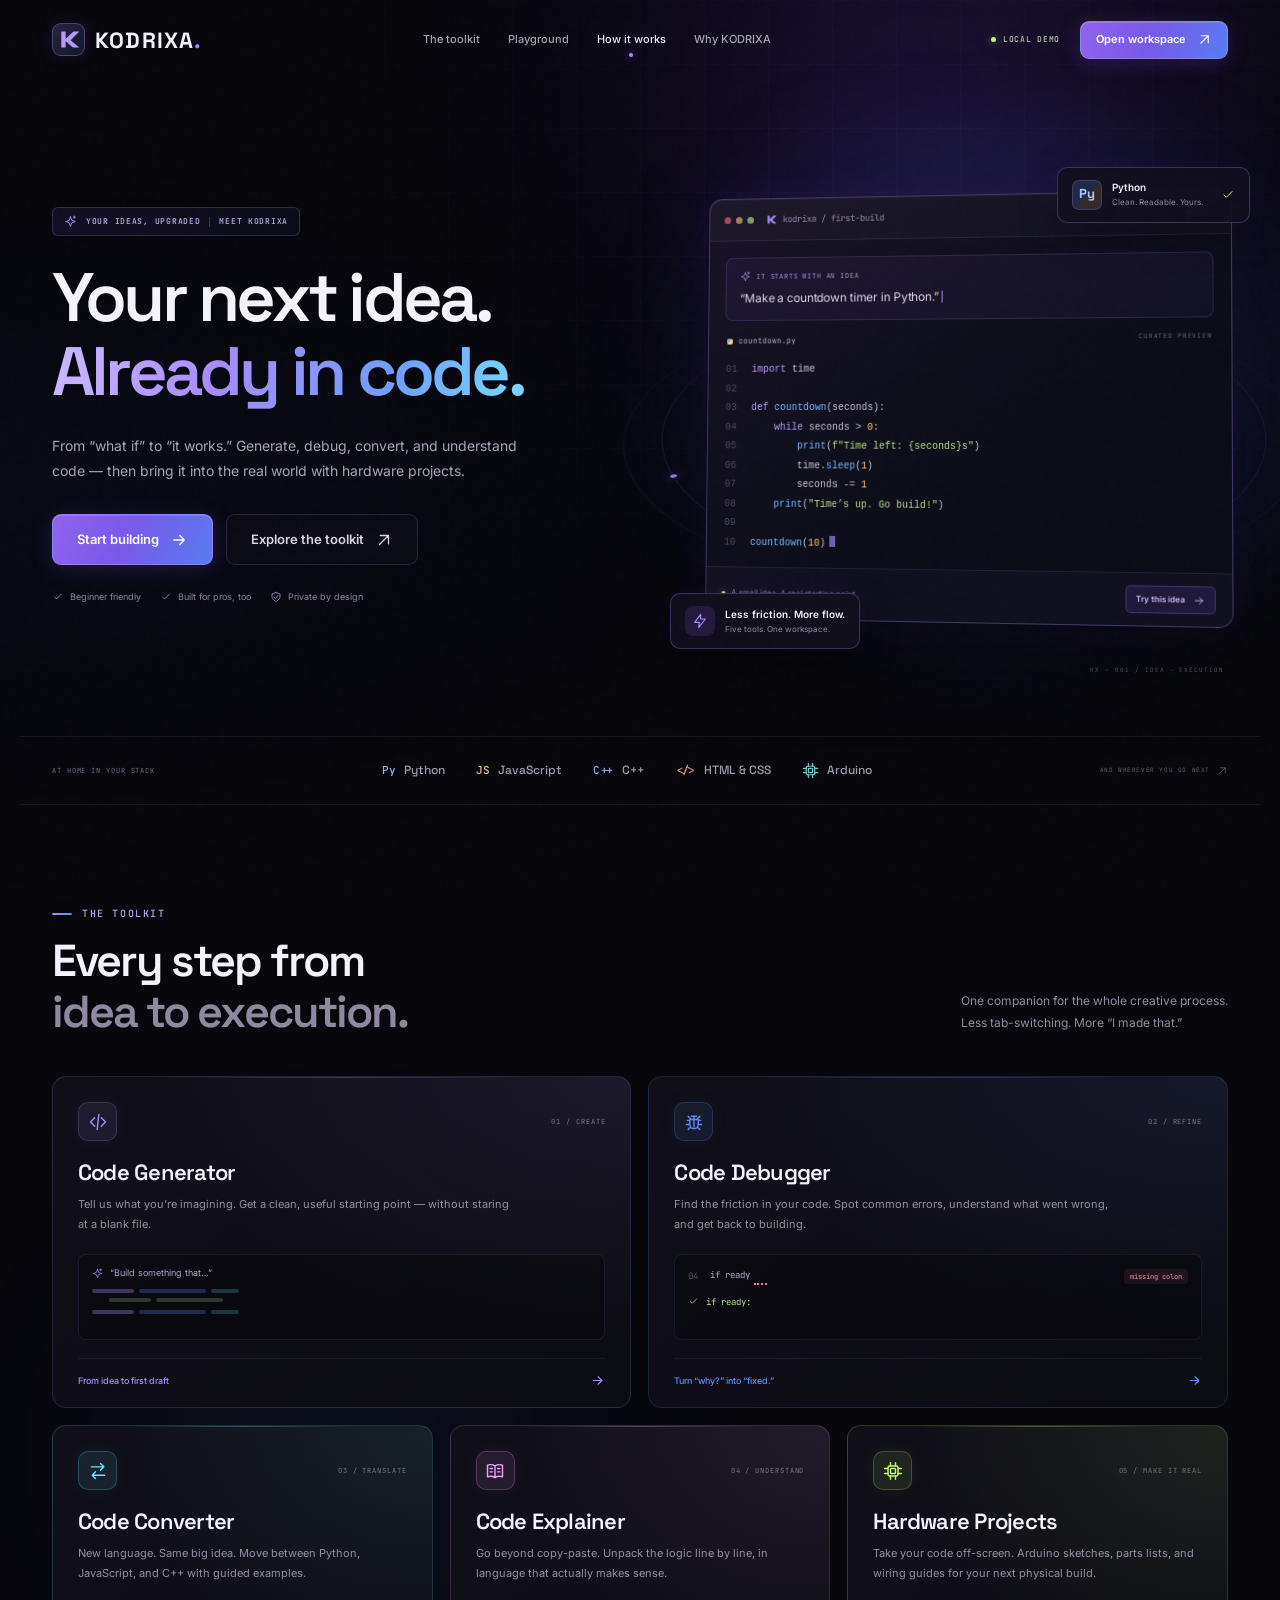
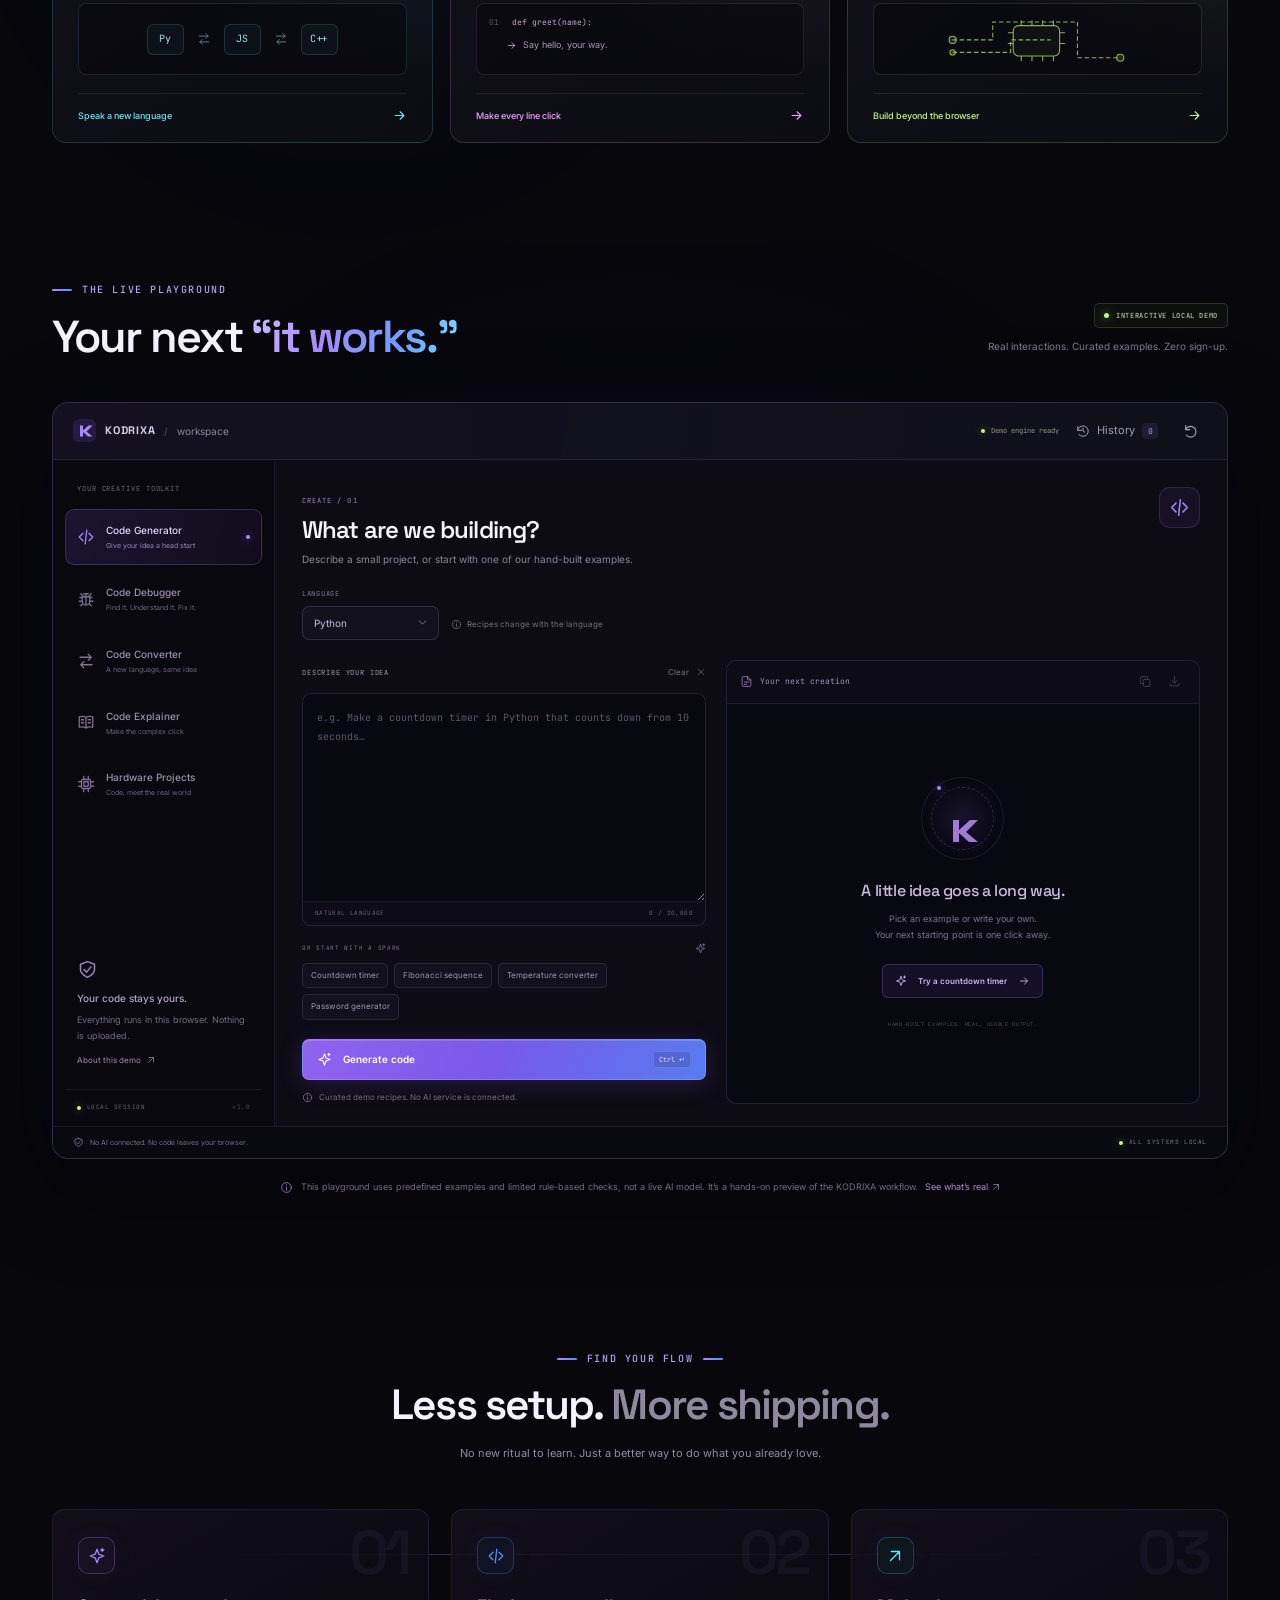
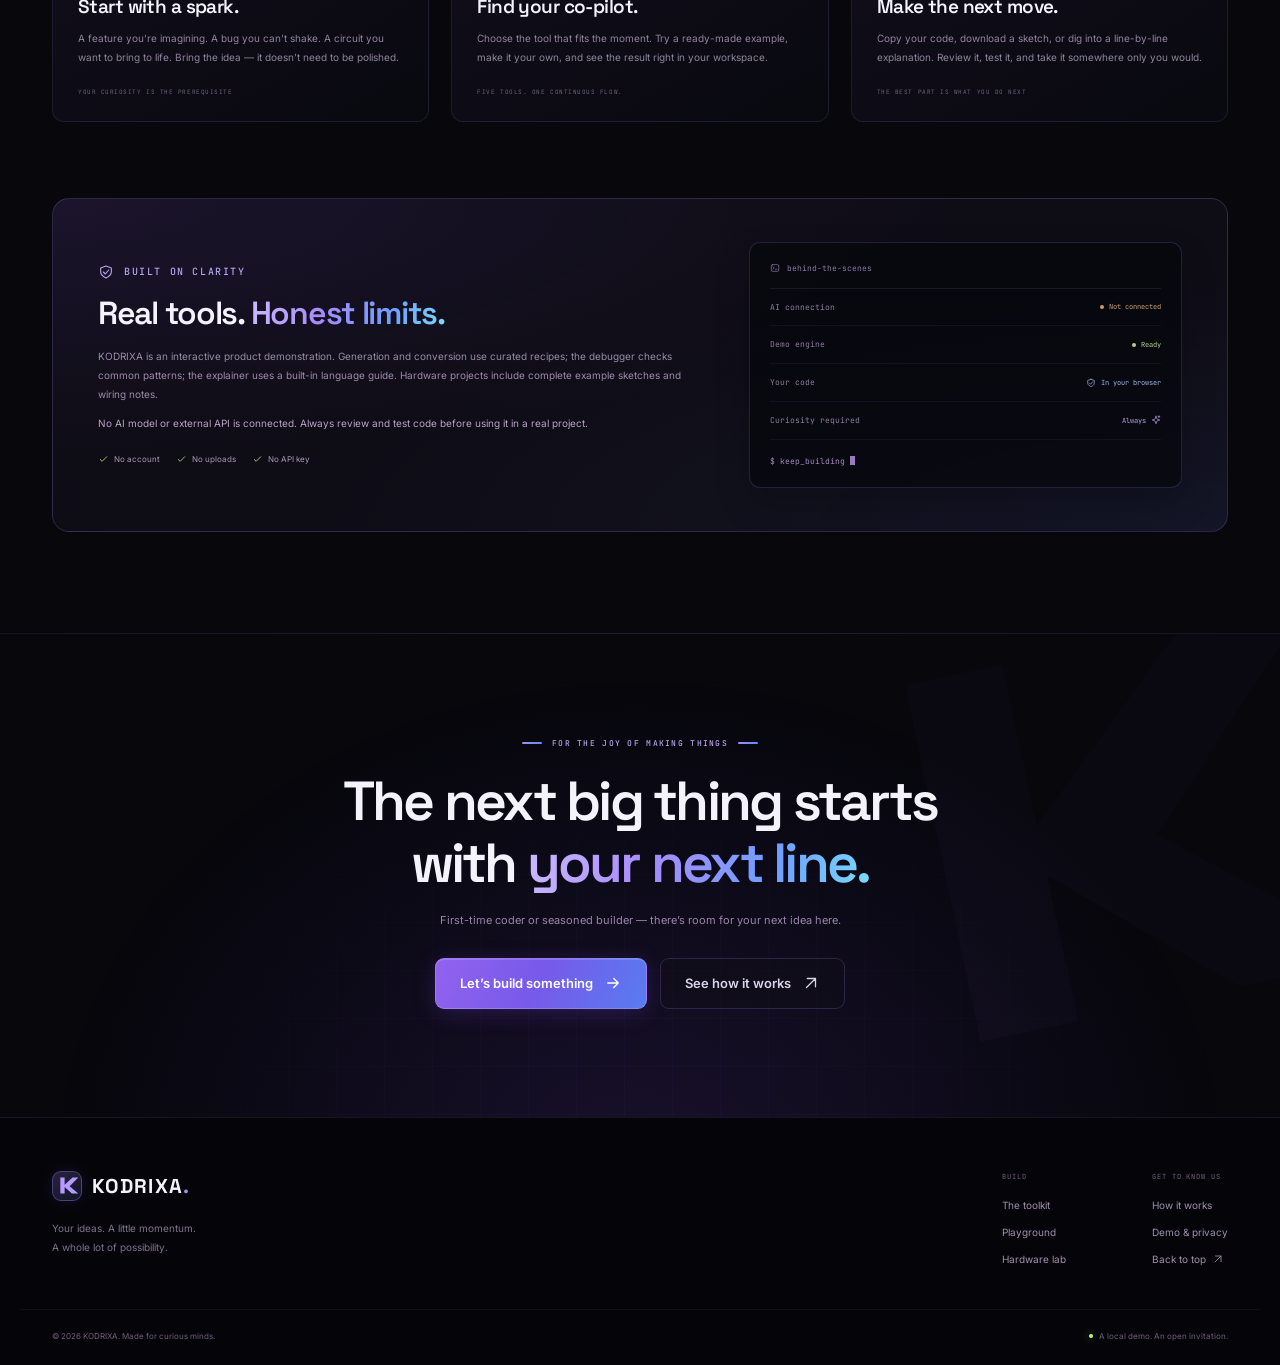
<file: index-legacy.html>
<!DOCTYPE html>
<html lang="en">
<head>
  <meta charset="UTF-8">
  <meta name="viewport" content="width=device-width, initial-scale=1.0">
  <meta name="theme-color" content="#07070c">
  <meta name="description" content="KODRIXA is a futuristic coding companion for generating, debugging, converting, and explaining code — plus hands-on Arduino projects. Explore the free local demo.">
  <title>KODRIXA — Your next idea. Already in code.</title>
  <link rel="icon" type="image/svg+xml" href="assets/favicon.svg">
  <link rel="preload" href="assets/space-grotesk-latin.woff2" as="font" type="font/woff2" crossorigin>
  <link rel="preload" href="assets/inter-latin.woff2" as="font" type="font/woff2" crossorigin>
  <link rel="stylesheet" href="styles.css">
  <script src="data.js" defer></script>
  <script src="engine.js" defer></script>
  <script src="app.js" defer></script>
</head>
<body>
  <a class="skip-link" href="#playground">Skip to the coding workspace</a>
  <svg class="svg-defs" aria-hidden="true" xmlns="http://www.w3.org/2000/svg">
    <symbol id="i-k" viewBox="0 0 32 32"><path d="M6 5h6v10L23 5h8L19 17l12 10h-9L12 18v9H6z" fill="currentColor" stroke="none"/></symbol>
    <symbol id="i-arrow" viewBox="0 0 24 24"><path d="M5 12h14M13 6l6 6-6 6"/></symbol>
    <symbol id="i-up-right" viewBox="0 0 24 24"><path d="M6 18 18 6M7 6h11v11"/></symbol>
    <symbol id="i-code" viewBox="0 0 24 24"><path d="m8 7-5 5 5 5m8-10 5 5-5 5m-3-14-2 18"/></symbol>
    <symbol id="i-bug" viewBox="0 0 24 24"><path d="M9 5h6m-3 0v3M7 9h10v6a5 5 0 0 1-10 0V9Zm-3 1h3m10 0h3M3 15h4m10 0h4M5 5l3 3m11-3-3 3M5 21l3-3m11 3-3-3m-4-8v8"/></symbol>
    <symbol id="i-swap" viewBox="0 0 24 24"><path d="M4 7h15m-4-4 4 4-4 4M20 17H5m4-4-4 4 4 4"/></symbol>
    <symbol id="i-book" viewBox="0 0 24 24"><path d="M12 6c-3-2-6-2-9-1v14c3-1 6-1 9 1 3-2 6-2 9-1V5c-3-1-6-1-9 1Zm0 0v14M6 9h3m-3 4h3m6-4h3m-3 4h3"/></symbol>
    <symbol id="i-chip" viewBox="0 0 24 24"><rect x="6" y="6" width="12" height="12" rx="2"/><path d="M9 2v4m6-4v4M9 18v4m6-4v4M2 9h4m-4 6h4m12-6h4m-4 6h4"/><rect x="9" y="9" width="6" height="6" rx="1"/></symbol>
    <symbol id="i-spark" viewBox="0 0 24 24"><path d="m12 3 2.4 6.6L21 12l-6.6 2.4L12 21l-2.4-6.6L3 12l6.6-2.4L12 3Zm7-1v4m-2-2h4"/></symbol>
    <symbol id="i-copy" viewBox="0 0 24 24"><rect x="8" y="8" width="12" height="13" rx="2"/><path d="M16 8V5a2 2 0 0 0-2-2H5a2 2 0 0 0-2 2v9a2 2 0 0 0 2 2h3"/></symbol>
    <symbol id="i-download" viewBox="0 0 24 24"><path d="M12 3v12m-5-5 5 5 5-5M4 16v4h16v-4"/></symbol>
    <symbol id="i-check" viewBox="0 0 24 24"><path d="m5 12 4 4L19 6"/></symbol>
    <symbol id="i-chevron" viewBox="0 0 24 24"><path d="m6 9 6 6 6-6"/></symbol>
    <symbol id="i-terminal" viewBox="0 0 24 24"><rect x="3" y="4" width="18" height="16" rx="3"/><path d="m7 9 3 3-3 3m6 0h4"/></symbol>
    <symbol id="i-history" viewBox="0 0 24 24"><path d="M3 11a9 9 0 1 1 2 7M3 4v7h7m2-4v5l3 2"/></symbol>
    <symbol id="i-trash" viewBox="0 0 24 24"><path d="M4 7h16M9 7V4h6v3M6 7l1 13h10l1-13M10 10v7m4-7v7"/></symbol>
    <symbol id="i-close" viewBox="0 0 24 24"><path d="m6 6 12 12M6 18 18 6"/></symbol>
    <symbol id="i-menu" viewBox="0 0 24 24"><path d="M4 7h16M4 12h16M4 17h16"/></symbol>
    <symbol id="i-shield" viewBox="0 0 24 24"><path d="m12 3 8 3v6c0 5-8 9-8 9s-8-4-8-9V6l8-3Z"/><path d="m8 12 3 3 5-6"/></symbol>
    <symbol id="i-bolt" viewBox="0 0 24 24"><path d="m13 2-9 12h7l-1 8 10-13h-7l0-7Z"/></symbol>
    <symbol id="i-clock" viewBox="0 0 24 24"><circle cx="12" cy="12" r="9"/><path d="M12 7v5l3 2"/></symbol>
    <symbol id="i-file" viewBox="0 0 24 24"><path d="M14 3H6a2 2 0 0 0-2 2v14a2 2 0 0 0 2 2h12a2 2 0 0 0 2-2V9l-6-6Zm0 0v6h6M8 13h8m-8 4h5"/></symbol>
    <symbol id="i-reset" viewBox="0 0 24 24"><path d="M4 10a8 8 0 1 1 1 8M4 4v6h6"/></symbol>
    <symbol id="i-info" viewBox="0 0 24 24"><circle cx="12" cy="12" r="9"/><path d="M12 11v6m0-10v1"/></symbol>
    <symbol id="i-wire" viewBox="0 0 24 24"><circle cx="5" cy="6" r="2"/><circle cx="19" cy="18" r="2"/><path d="M7 6h5v12h5M5 8v8h8V8h6v8"/></symbol>
  </svg>

  <div class="ambient ambient-one" aria-hidden="true"></div>
  <div class="ambient ambient-two" aria-hidden="true"></div>
  <div class="grain" aria-hidden="true"></div>

  <header class="site-header" id="siteHeader">
    <div class="container header-inner">
      <a class="brand" href="#top" aria-label="KODRIXA home">
        <span class="brand-mark"><svg><use href="#i-k"/></svg></span>
        <span>KODRIXA<span class="brand-period">.</span></span>
      </a>
      <nav class="nav-links" id="navLinks" aria-label="Main navigation">
        <a href="#tools" data-section="tools">The toolkit</a>
        <a href="#playground" data-section="playground">Playground</a>
        <a href="#how-it-works" data-section="how-it-works">How it works</a>
        <a href="#demo-info" data-section="demo-info">Why KODRIXA</a>
      </nav>
      <div class="header-actions">
        <span class="demo-pill"><span class="status-dot"></span>LOCAL DEMO</span>
        <a class="button button-small button-primary" href="#playground">Open workspace <svg class="icon"><use href="#i-up-right"/></svg></a>
        <button class="icon-button menu-toggle" id="menuToggle" aria-label="Open navigation" aria-expanded="false" aria-controls="navLinks"><svg class="icon"><use href="#i-menu"/></svg></button>
      </div>
    </div>
  </header>

  <main>
    <section class="hero" id="top" aria-labelledby="heroTitle">
      <div class="hero-grid-bg" aria-hidden="true"></div>
      <div class="container hero-layout">
        <div class="hero-copy">
          <div class="eyebrow-pill enter"><svg class="icon"><use href="#i-spark"/></svg> YOUR IDEAS, UPGRADED <span class="pill-divider"></span> MEET KODRIXA</div>
          <h1 id="heroTitle" class="enter enter-1">Your next idea.<br><span class="gradient-text">Already in code.</span></h1>
          <p class="hero-description enter enter-2">From “what if” to “it works.” Generate, debug, convert, and understand code — then bring it into the real world with hardware projects.</p>
          <div class="hero-actions enter enter-3">
            <a class="button button-primary button-large" href="#playground">Start building <svg class="icon"><use href="#i-arrow"/></svg></a>
            <a class="button button-ghost button-large" href="#tools">Explore the toolkit <svg class="icon"><use href="#i-up-right"/></svg></a>
          </div>
          <div class="hero-assurances enter enter-4">
            <span><svg class="icon"><use href="#i-check"/></svg> Beginner friendly</span>
            <span><svg class="icon"><use href="#i-check"/></svg> Built for pros, too</span>
            <span><svg class="icon"><use href="#i-shield"/></svg> Private by design</span>
          </div>
        </div>

        <div class="hero-visual enter enter-2" id="heroVisual">
          <div class="orbital orbital-one" aria-hidden="true"></div>
          <div class="orbital orbital-two" aria-hidden="true"></div>
          <div class="core-glow" aria-hidden="true"></div>
          <div class="hero-window">
            <div class="window-bar">
              <span class="window-dots" aria-hidden="true"><i></i><i></i><i></i></span>
              <span class="window-title"><svg class="icon"><use href="#i-k"/></svg> kodrixa / first-build</span>
              <span class="window-live"><span class="status-dot"></span> DEMO</span>
            </div>
            <div class="hero-prompt">
              <span class="mini-label"><svg class="icon"><use href="#i-spark"/></svg> IT STARTS WITH AN IDEA</span>
              <p>“Make a countdown timer in Python.”<span class="typing-caret" aria-hidden="true"></span></p>
            </div>
            <div class="hero-code-head"><span><span class="python-dot"></span> countdown.py</span><span>CURATED PREVIEW</span></div>
            <pre class="hero-code"><code><span class="line"><b>01</b><span class="tk-key">import</span> time</span><span class="line"><b>02</b></span><span class="line"><b>03</b><span class="tk-key">def</span> <span class="tk-fn">countdown</span>(seconds):</span><span class="line"><b>04</b>    <span class="tk-key">while</span> seconds &gt; <span class="tk-num">0</span>:</span><span class="line"><b>05</b>        <span class="tk-fn">print</span>(<span class="tk-str">f"Time left: {seconds}s"</span>)</span><span class="line"><b>06</b>        time.<span class="tk-fn">sleep</span>(<span class="tk-num">1</span>)</span><span class="line"><b>07</b>        seconds -= <span class="tk-num">1</span></span><span class="line"><b>08</b>    <span class="tk-fn">print</span>(<span class="tk-str">"Time’s up. Go build!"</span>)</span><span class="line"><b>09</b></span><span class="line"><b>10</b><span class="tk-fn">countdown</span>(<span class="tk-num">10</span>)<span class="code-cursor" aria-hidden="true"></span></span></code></pre>
            <div class="hero-window-footer">
              <span><span class="status-dot"></span> A small idea. A real starting point.</span>
              <button class="hero-run" id="heroRun">Try this idea <svg class="icon"><use href="#i-arrow"/></svg></button>
            </div>
          </div>
          <div class="floating-chip chip-python"><span class="language-symbol py">Py</span><div><strong>Python</strong><span>Clean. Readable. Yours.</span></div><svg class="icon"><use href="#i-check"/></svg></div>
          <div class="floating-chip chip-build"><span class="chip-build-icon"><svg class="icon"><use href="#i-bolt"/></svg></span><div><strong>Less friction. More flow.</strong><span>Five tools. One workspace.</span></div></div>
          <span class="visual-coordinate" aria-hidden="true">KX — 001 / IDEA → EXECUTION</span>
        </div>
      </div>
      <div class="container stack-strip enter enter-4">
        <span class="stack-label">AT HOME IN YOUR STACK</span>
        <div class="stack-items"><span><b class="stack-py">Py</b> Python</span><span><b class="stack-js">JS</b> JavaScript</span><span><b class="stack-cpp">C++</b> C++</span><span><b class="stack-html">&lt;/&gt;</b> HTML &amp; CSS</span><span><svg class="icon stack-arduino"><use href="#i-chip"/></svg> Arduino</span></div>
        <span class="stack-end" aria-hidden="true">AND WHEREVER YOU GO NEXT <svg class="icon"><use href="#i-up-right"/></svg></span>
      </div>
    </section>

    <section class="section toolkit-section" id="tools" aria-labelledby="toolsTitle">
      <div class="container">
        <div class="section-heading reveal">
          <div><span class="eyebrow"><span></span> THE TOOLKIT</span><h2 id="toolsTitle">Every step from<br><span class="muted-heading">idea to execution.</span></h2></div>
          <p>One companion for the whole creative process.<br>Less tab-switching. More “I made that.”</p>
        </div>
        <div class="tool-grid">
          <a class="tool-card card-generator reveal" href="#playground" data-open-tool="generator">
            <span class="tool-card-top"><span class="tool-icon violet"><svg class="icon"><use href="#i-code"/></svg></span><span class="tool-number">01 / CREATE</span></span>
            <span class="tool-card-title">Code Generator</span>
            <span class="tool-card-description">Tell us what you’re imagining. Get a clean, useful starting point — without staring at a blank file.</span>
            <span class="card-mini generator-mini" aria-hidden="true"><span class="mini-prompt"><svg class="icon"><use href="#i-spark"/></svg> “Build something that…”</span><span class="mini-code-line"><i></i><i></i><i></i></span><span class="mini-code-line indent"><i></i><i></i></span><span class="mini-code-line"><i></i><i></i><i></i></span></span>
            <span class="tool-card-footer">From idea to first draft <svg class="icon"><use href="#i-arrow"/></svg></span>
          </a>
          <a class="tool-card card-debugger reveal" href="#playground" data-open-tool="debugger">
            <span class="tool-card-top"><span class="tool-icon blue"><svg class="icon"><use href="#i-bug"/></svg></span><span class="tool-number">02 / REFINE</span></span>
            <span class="tool-card-title">Code Debugger</span>
            <span class="tool-card-description">Find the friction in your code. Spot common errors, understand what went wrong, and get back to building.</span>
            <span class="card-mini debugger-mini" aria-hidden="true"><span class="mini-error-line"><b>04</b><span>if ready<span class="error-squiggle">:</span></span><em>missing colon</em></span><span class="mini-fix-line"><svg class="icon"><use href="#i-check"/></svg> if ready:</span></span>
            <span class="tool-card-footer">Turn “why?” into “fixed.” <svg class="icon"><use href="#i-arrow"/></svg></span>
          </a>
          <a class="tool-card card-converter reveal" href="#playground" data-open-tool="converter">
            <span class="tool-card-top"><span class="tool-icon cyan"><svg class="icon"><use href="#i-swap"/></svg></span><span class="tool-number">03 / TRANSLATE</span></span>
            <span class="tool-card-title">Code Converter</span>
            <span class="tool-card-description">New language. Same big idea. Move between Python, JavaScript, and C++ with guided examples.</span>
            <span class="card-mini converter-mini" aria-hidden="true"><span>Py</span><svg class="icon"><use href="#i-swap"/></svg><span>JS</span><svg class="icon"><use href="#i-swap"/></svg><span>C++</span></span>
            <span class="tool-card-footer">Speak a new language <svg class="icon"><use href="#i-arrow"/></svg></span>
          </a>
          <a class="tool-card card-explainer reveal" href="#playground" data-open-tool="explainer">
            <span class="tool-card-top"><span class="tool-icon pink"><svg class="icon"><use href="#i-book"/></svg></span><span class="tool-number">04 / UNDERSTAND</span></span>
            <span class="tool-card-title">Code Explainer</span>
            <span class="tool-card-description">Go beyond copy-paste. Unpack the logic line by line, in language that actually makes sense.</span>
            <span class="card-mini explainer-mini" aria-hidden="true"><span><b>01</b> def greet(name):</span><span class="mini-annotation"><svg class="icon"><use href="#i-arrow"/></svg> Say hello, your way.</span></span>
            <span class="tool-card-footer">Make every line click <svg class="icon"><use href="#i-arrow"/></svg></span>
          </a>
          <a class="tool-card card-hardware reveal" href="#playground" data-open-tool="hardware">
            <span class="tool-card-top"><span class="tool-icon lime"><svg class="icon"><use href="#i-chip"/></svg></span><span class="tool-number">05 / MAKE IT REAL</span></span>
            <span class="tool-card-title">Hardware Projects</span>
            <span class="tool-card-description">Take your code off-screen. Arduino sketches, parts lists, and wiring guides for your next physical build.</span>
            <span class="card-mini hardware-mini" aria-hidden="true"><svg viewBox="0 0 220 74"><path class="circuit-wire" d="M15 38h45V18h95v40h48M15 52h65v-14h45"/><rect x="83" y="22" width="52" height="34" rx="6"/><path d="M92 16v6m12-6v6m12-6v6m12-6v6M92 56v6m12-6v6m12-6v6m12-6v6M77 30h6m-6 12h6m52-12h6m-6 12h6"/><circle cx="15" cy="38" r="4"/><circle cx="203" cy="58" r="4"/><circle cx="15" cy="52" r="3"/></svg></span>
            <span class="tool-card-footer">Build beyond the browser <svg class="icon"><use href="#i-arrow"/></svg></span>
          </a>
        </div>
      </div>
    </section>

    <section class="section playground-section" id="playground" aria-labelledby="playgroundTitle">
      <div class="container">
        <div class="section-heading reveal">
          <div><span class="eyebrow"><span></span> THE LIVE PLAYGROUND</span><h2 id="playgroundTitle">Your next <span class="gradient-text">“it works.”</span></h2></div>
          <div class="playground-heading-note"><span class="demo-pill"><span class="status-dot"></span> INTERACTIVE LOCAL DEMO</span><p>Real interactions. Curated examples. Zero sign-up.</p></div>
        </div>
        <div class="workspace reveal" id="workspace">
          <div class="workspace-top">
            <div class="workspace-identity"><span class="workspace-logo"><svg><use href="#i-k"/></svg></span><strong>KODRIXA</strong><span class="workspace-slash">/</span><span>workspace</span></div>
            <div class="workspace-top-actions"><span class="engine-label"><span class="status-dot"></span> Demo engine ready</span><button class="text-button" id="historyToggle"><svg class="icon"><use href="#i-history"/></svg><span>History</span><span class="history-count" id="historyCount">0</span></button><button class="icon-button" id="resetWorkspace" aria-label="Reset workspace" title="Reset workspace"><svg class="icon"><use href="#i-reset"/></svg></button></div>
          </div>
          <div class="workspace-body">
            <aside class="workspace-sidebar">
              <span class="sidebar-label">YOUR CREATIVE TOOLKIT</span>
              <div class="tool-tabs" role="tablist" aria-label="Coding tools" aria-orientation="vertical">
                <button class="tool-tab active" id="tab-generator" role="tab" aria-selected="true" aria-controls="toolPanel" data-tool="generator"><svg class="icon"><use href="#i-code"/></svg><span>Code Generator<small>Give your idea a head start</small></span><span class="tab-active-dot"></span></button>
                <button class="tool-tab" id="tab-debugger" role="tab" aria-selected="false" aria-controls="toolPanel" tabindex="-1" data-tool="debugger"><svg class="icon"><use href="#i-bug"/></svg><span>Code Debugger<small>Find it. Understand it. Fix it.</small></span><span class="tab-active-dot"></span></button>
                <button class="tool-tab" id="tab-converter" role="tab" aria-selected="false" aria-controls="toolPanel" tabindex="-1" data-tool="converter"><svg class="icon"><use href="#i-swap"/></svg><span>Code Converter<small>A new language, same idea</small></span><span class="tab-active-dot"></span></button>
                <button class="tool-tab" id="tab-explainer" role="tab" aria-selected="false" aria-controls="toolPanel" tabindex="-1" data-tool="explainer"><svg class="icon"><use href="#i-book"/></svg><span>Code Explainer<small>Make the complex click</small></span><span class="tab-active-dot"></span></button>
                <button class="tool-tab" id="tab-hardware" role="tab" aria-selected="false" aria-controls="toolPanel" tabindex="-1" data-tool="hardware"><svg class="icon"><use href="#i-chip"/></svg><span>Hardware Projects<small>Code, meet the real world</small></span><span class="tab-active-dot"></span></button>
              </div>
              <div class="sidebar-privacy"><svg class="icon"><use href="#i-shield"/></svg><strong>Your code stays yours.</strong><p>Everything runs in this browser. Nothing is uploaded.</p><a href="#demo-info">About this demo <svg class="icon"><use href="#i-up-right"/></svg></a></div>
              <div class="sidebar-bottom"><span class="status-dot"></span> LOCAL SESSION <span>v1.0</span></div>
            </aside>
            <section class="workspace-main" id="toolPanel" role="tabpanel" aria-labelledby="tab-generator" tabindex="0">
              <div class="tool-panel-head"><div><span class="panel-eyebrow" id="panelEyebrow">CREATE / 01</span><h3 id="panelTitle">What are we building?</h3><p id="panelDescription">Describe a small project, or start with one of our hand-built examples.</p></div><span class="panel-tool-icon" id="panelIcon"><svg class="icon"><use href="#i-code"/></svg></span></div>
              <div class="tool-controls" id="toolControls"></div>
              <div class="editor-grid">
                <div class="input-pane">
                  <div class="pane-label"><label for="codeInput" id="inputLabel">DESCRIBE YOUR IDEA</label><button class="text-button tiny" id="clearInput">Clear <svg class="icon"><use href="#i-close"/></svg></button></div>
                  <div class="editor-wrap"><textarea id="codeInput" spellcheck="false" autocomplete="off" placeholder="e.g. Make a countdown timer in Python that counts down from 10 seconds…" maxlength="20000" aria-describedby="inputHint"></textarea><div class="editor-bottom"><span id="inputLanguageLabel">NATURAL LANGUAGE</span><span id="charCount">0 / 20,000</span></div></div>
                  <div class="samples-heading"><span>OR START WITH A SPARK</span><svg class="icon"><use href="#i-spark"/></svg></div>
                  <div class="sample-chips" id="sampleChips"></div>
                  <div class="run-row"><button class="button button-primary run-button" id="runTool"><svg class="icon"><use href="#i-spark"/></svg><span id="runLabel">Generate code</span><kbd>Ctrl ↵</kbd></button></div>
                  <p class="input-hint" id="inputHint"><svg class="icon"><use href="#i-info"/></svg><span>Curated demo recipes. No AI service is connected.</span></p>
                </div>
                <div class="output-pane" id="outputPane">
                  <div class="output-header"><span class="output-file"><svg class="icon"><use href="#i-file"/></svg><span id="outputFilename">Your next creation</span></span><div class="output-actions"><button class="icon-button" id="copyOutput" aria-label="Copy output" title="Copy output" disabled><svg class="icon"><use href="#i-copy"/></svg></button><button class="icon-button" id="downloadOutput" aria-label="Download output" title="Download output" disabled><svg class="icon"><use href="#i-download"/></svg></button></div></div>
                  <div class="output-tabs" id="outputTabs" role="tablist" aria-label="Output views" hidden></div>
                  <div class="output-body" id="outputBody" tabindex="0">
                    <div class="output-empty"><div class="empty-orbit" aria-hidden="true"><span></span><svg><use href="#i-k"/></svg></div><h4>A little idea goes a long way.</h4><p>Pick an example or write your own.<br>Your next starting point is one click away.</p><button class="button button-subtle" id="emptyExample"><svg class="icon"><use href="#i-spark"/></svg><span>Try a countdown timer</span><svg class="icon"><use href="#i-arrow"/></svg></button><span class="empty-note">HAND-BUILT EXAMPLES. REAL, USABLE OUTPUT.</span></div>
                  </div>
                  <div class="output-footer" id="outputFooter" hidden><span id="outputStatus"><span class="status-dot"></span> Ready</span><button class="text-button tiny" id="sendToExplainer">Explain this code <svg class="icon"><use href="#i-arrow"/></svg></button></div>
                </div>
              </div>
              <p class="sr-only" id="runAnnouncement" role="status" aria-live="polite"></p>
            </section>
          </div>
          <div class="workspace-statusbar"><span><svg class="icon"><use href="#i-shield"/></svg> No AI connected. No code leaves your browser.</span><span><span class="status-dot"></span> ALL SYSTEMS LOCAL</span></div>
        </div>
        <div class="playground-footnote reveal"><svg class="icon"><use href="#i-info"/></svg><p>This playground uses predefined examples and limited rule-based checks, not a live AI model. It’s a hands-on preview of the KODRIXA workflow. <a href="#demo-info">See what’s real <svg class="icon"><use href="#i-up-right"/></svg></a></p></div>
      </div>
    </section>

    <section class="section how-section" id="how-it-works" aria-labelledby="howTitle">
      <div class="container">
        <div class="section-heading centered reveal"><div><span class="eyebrow"><span></span> FIND YOUR FLOW <span></span></span><h2 id="howTitle">Less setup. <span class="muted-heading">More shipping.</span></h2><p>No new ritual to learn. Just a better way to do what you already love.</p></div></div>
        <div class="steps-grid">
          <article class="step-card reveal"><span class="step-number">01</span><span class="step-icon"><svg class="icon"><use href="#i-spark"/></svg></span><h3>Start with a spark.</h3><p>A feature you’re imagining. A bug you can’t shake. A circuit you want to bring to life. Bring the idea — it doesn’t need to be polished.</p><span class="step-caption">YOUR CURIOSITY IS THE PREREQUISITE</span></article>
          <article class="step-card reveal"><span class="step-number">02</span><span class="step-icon"><svg class="icon"><use href="#i-code"/></svg></span><h3>Find your co-pilot.</h3><p>Choose the tool that fits the moment. Try a ready-made example, make it your own, and see the result right in your workspace.</p><span class="step-caption">FIVE TOOLS. ONE CONTINUOUS FLOW.</span></article>
          <article class="step-card reveal"><span class="step-number">03</span><span class="step-icon"><svg class="icon"><use href="#i-up-right"/></svg></span><h3>Make the next move.</h3><p>Copy your code, download a sketch, or dig into a line-by-line explanation. Review it, test it, and take it somewhere only you would.</p><span class="step-caption">THE BEST PART IS WHAT YOU DO NEXT</span></article>
        </div>
        <div class="honesty-card reveal" id="demo-info">
          <div class="honesty-copy"><span class="eyebrow"><svg class="icon"><use href="#i-shield"/></svg> BUILT ON CLARITY</span><h3>Real tools. <span class="gradient-text">Honest limits.</span></h3><p>KODRIXA is an interactive product demonstration. Generation and conversion use curated recipes; the debugger checks common patterns; the explainer uses a built-in language guide. Hardware projects include complete example sketches and wiring notes.</p><p class="honesty-emphasis">No AI model or external API is connected. Always review and test code before using it in a real project.</p><div class="honesty-chips"><span><svg class="icon"><use href="#i-check"/></svg> No account</span><span><svg class="icon"><use href="#i-check"/></svg> No uploads</span><span><svg class="icon"><use href="#i-check"/></svg> No API key</span></div></div>
          <div class="connection-card" aria-label="Demo connection status"><div class="connection-head"><svg class="icon"><use href="#i-terminal"/></svg> behind-the-scenes</div><div><span>AI connection</span><span class="connection-off"><i></i> Not connected</span></div><div><span>Demo engine</span><span class="connection-on"><i></i> Ready</span></div><div><span>Your code</span><span class="connection-local"><svg class="icon"><use href="#i-shield"/></svg> In your browser</span></div><div><span>Curiosity required</span><span class="connection-yes">Always <svg class="icon"><use href="#i-spark"/></svg></span></div><p>$ keep_building<span class="terminal-caret" aria-hidden="true"></span></p></div>
        </div>
      </div>
    </section>

    <section class="closing-section" aria-labelledby="closingTitle">
      <div class="closing-grid" aria-hidden="true"></div><div class="closing-k" aria-hidden="true"><svg><use href="#i-k"/></svg></div>
      <div class="container closing-content reveal"><span class="eyebrow"><span></span> FOR THE JOY OF MAKING THINGS <span></span></span><h2 id="closingTitle">The next big thing starts<br>with <span class="gradient-text">your next line.</span></h2><p>First-time coder or seasoned builder — there’s room for your next idea here.</p><div class="hero-actions"><a class="button button-primary button-large" href="#playground">Let’s build something <svg class="icon"><use href="#i-arrow"/></svg></a><a class="button button-ghost button-large" href="#how-it-works">See how it works <svg class="icon"><use href="#i-up-right"/></svg></a></div></div>
    </section>
  </main>

  <footer class="site-footer">
    <div class="container footer-main"><div class="footer-brand"><a class="brand" href="#top"><span class="brand-mark"><svg><use href="#i-k"/></svg></span><span>KODRIXA<span class="brand-period">.</span></span></a><p>Your ideas. A little momentum.<br>A whole lot of possibility.</p></div><div class="footer-links"><div><span>BUILD</span><a href="#tools">The toolkit</a><a href="#playground">Playground</a><a href="#playground" data-open-tool="hardware">Hardware lab</a></div><div><span>GET TO KNOW US</span><a href="#how-it-works">How it works</a><a href="#demo-info">Demo &amp; privacy</a><button class="footer-top" id="backToTop">Back to top <svg class="icon"><use href="#i-up-right"/></svg></button></div></div></div>
    <div class="container footer-bottom"><span>© 2026 KODRIXA. Made for curious minds.</span><span><span class="status-dot"></span> A local demo. An open invitation.</span></div>
  </footer>

  <dialog class="history-dialog" id="historyDialog" aria-labelledby="historyTitle"><div class="dialog-head"><div><span class="eyebrow">YOUR SESSION</span><h3 id="historyTitle">Recent builds</h3></div><button class="icon-button" id="closeHistory" aria-label="Close history"><svg class="icon"><use href="#i-close"/></svg></button></div><p class="dialog-description">Your last eight results, saved only in this browser.</p><div class="history-list" id="historyList"></div><div class="dialog-footer"><span><svg class="icon"><use href="#i-shield"/></svg> Local storage only</span><button class="text-button" id="clearHistory"><svg class="icon"><use href="#i-trash"/></svg> Clear history</button></div></dialog>
  <div class="toast-region" id="toastRegion" aria-live="polite" aria-atomic="true"></div>
  <noscript><div class="noscript-note">KODRIXA’s interactive tools need JavaScript. Enable it to try the local demo; the toolkit and project information are still available above.</div></noscript>
</body>
</html>
</file>
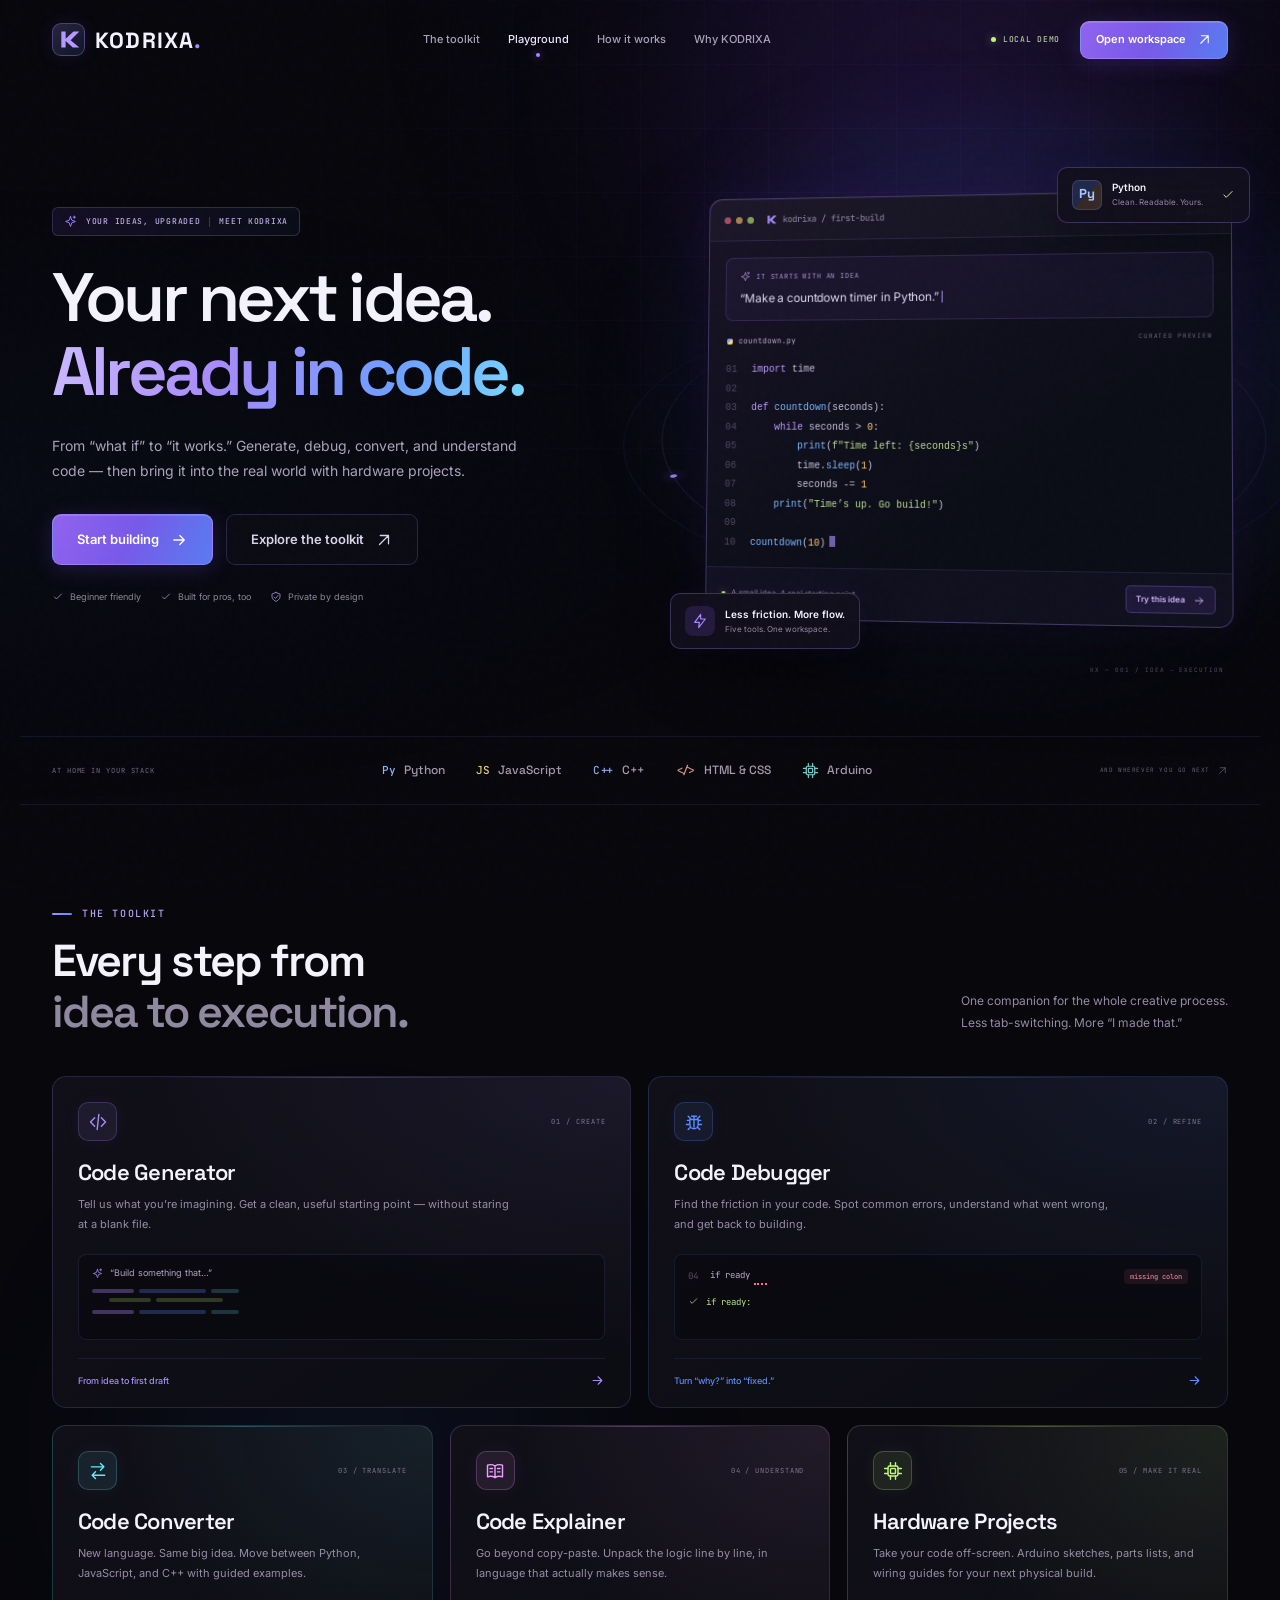
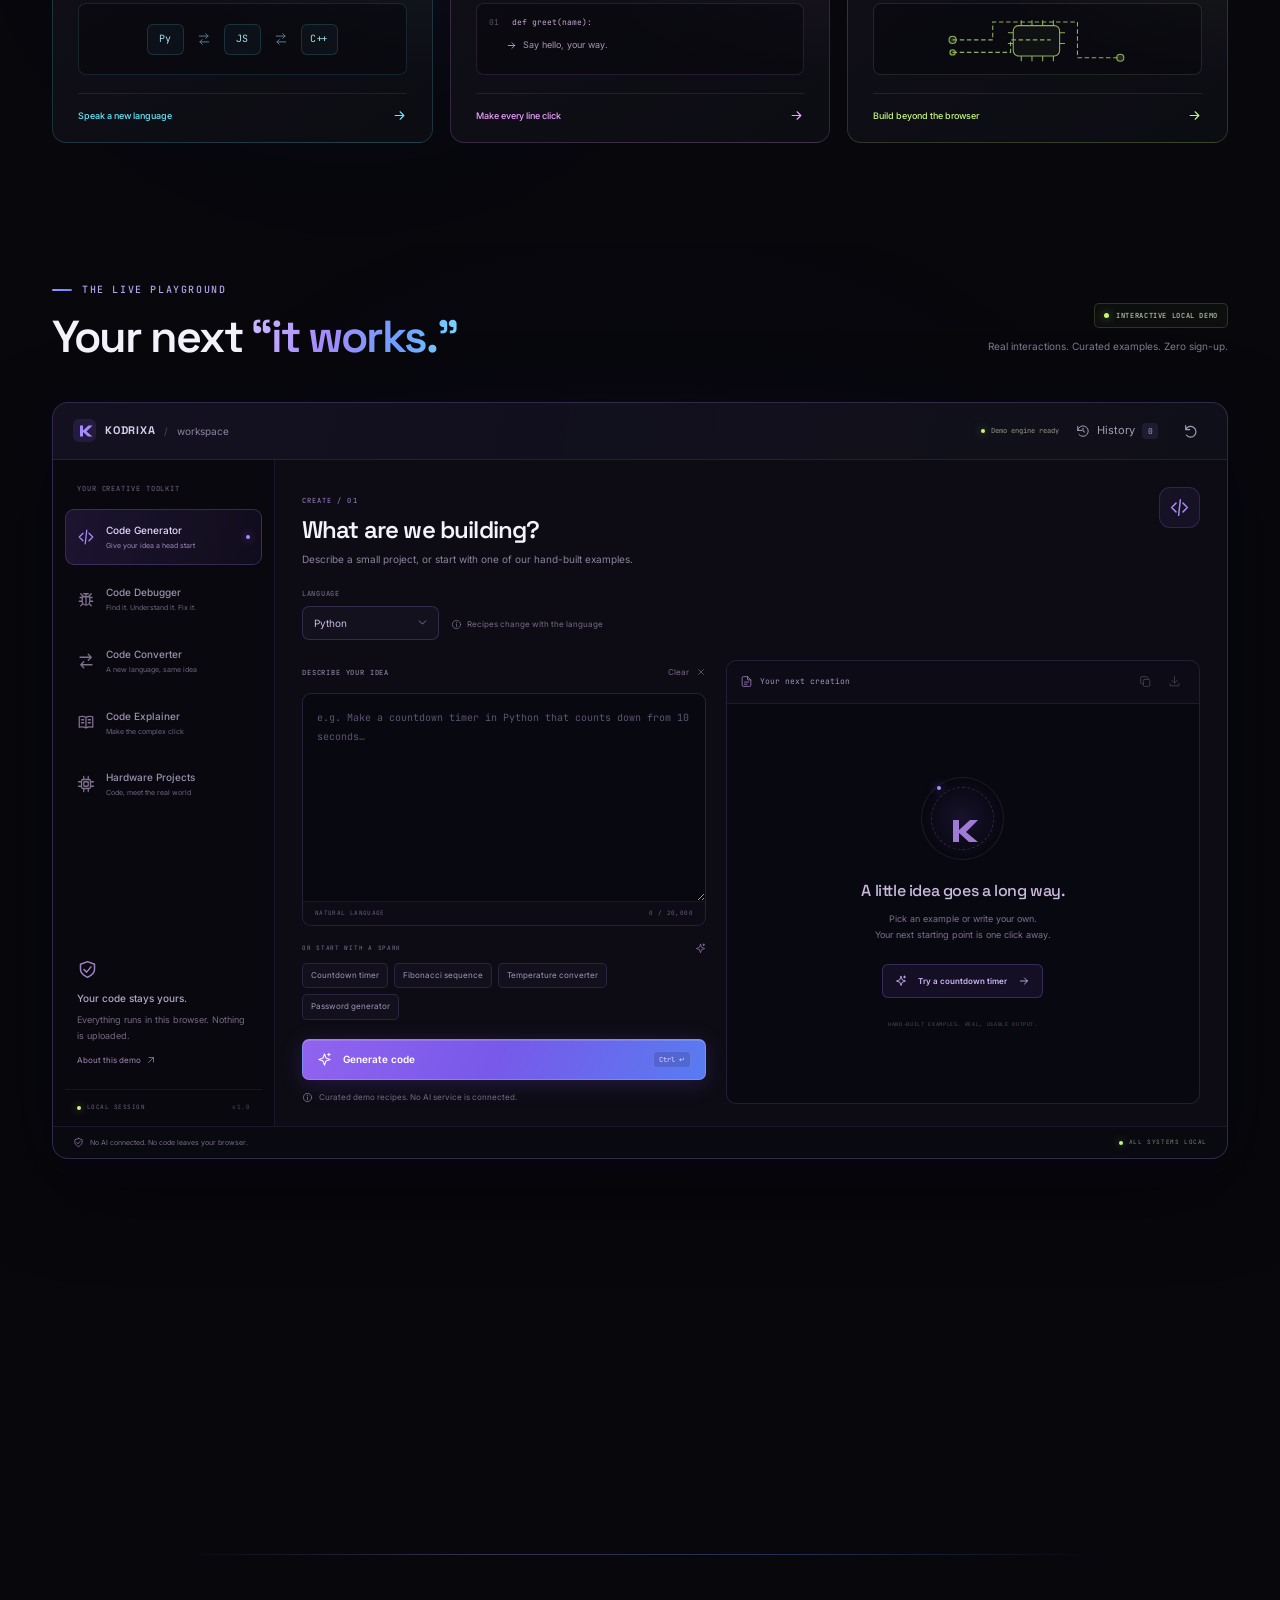
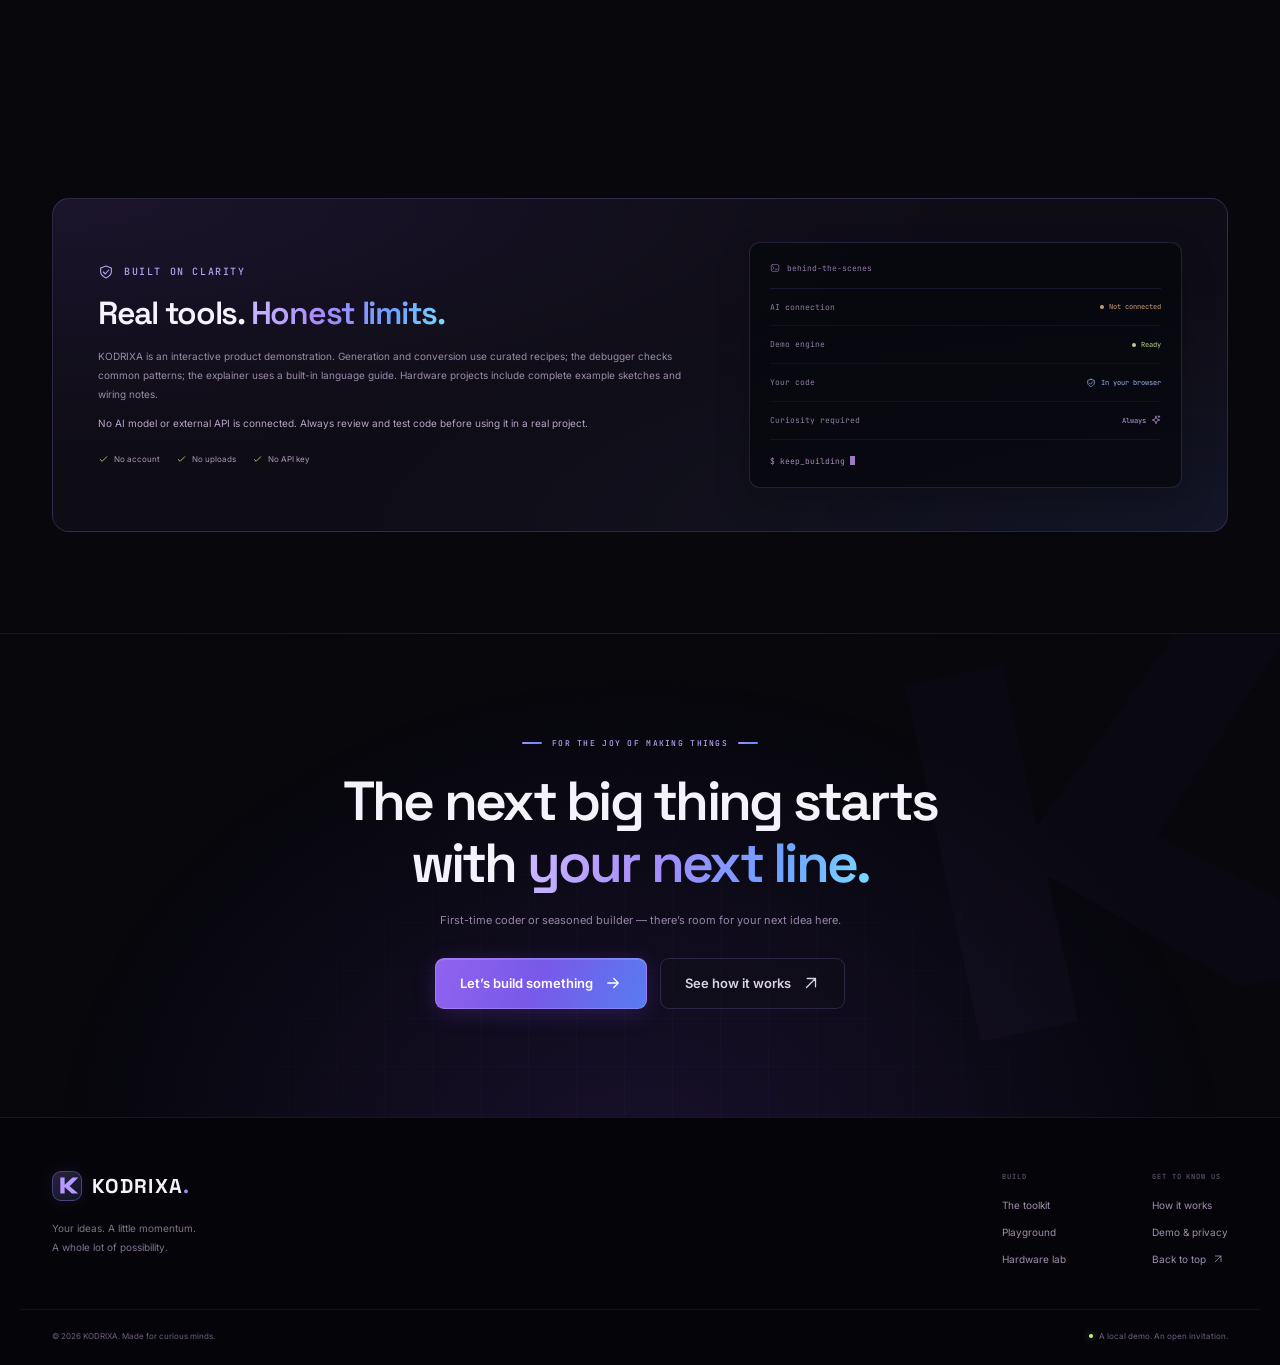
<file: docs/index-legacy.html>
<!DOCTYPE html>
<html lang="en">
<head>
  <meta charset="UTF-8">
  <meta name="viewport" content="width=device-width, initial-scale=1.0">
  <meta name="theme-color" content="#07070c">
  <meta name="robots" content="noindex, nofollow">
  <meta name="description" content="KODRIXA is a futuristic coding companion for generating, debugging, converting, and explaining code — plus hands-on Arduino projects. Explore the free local demo.">
  <title>KODRIXA — Your next idea. Already in code.</title>
  <link rel="icon" type="image/svg+xml" href="assets/favicon.svg">
  <link rel="preload" href="assets/space-grotesk-latin.woff2" as="font" type="font/woff2" crossorigin>
  <link rel="preload" href="assets/inter-latin.woff2" as="font" type="font/woff2" crossorigin>
  <link rel="stylesheet" href="styles.css">
  <script src="data.js" defer></script>
  <script src="engine.js" defer></script>
  <script src="app.js" defer></script>
</head>
<body>
  <a class="skip-link" href="#playground">Skip to the coding workspace</a>
  <svg class="svg-defs" aria-hidden="true" xmlns="http://www.w3.org/2000/svg">
    <symbol id="i-k" viewBox="0 0 32 32"><path d="M6 5h6v10L23 5h8L19 17l12 10h-9L12 18v9H6z" fill="currentColor" stroke="none"/></symbol>
    <symbol id="i-arrow" viewBox="0 0 24 24"><path d="M5 12h14M13 6l6 6-6 6"/></symbol>
    <symbol id="i-up-right" viewBox="0 0 24 24"><path d="M6 18 18 6M7 6h11v11"/></symbol>
    <symbol id="i-code" viewBox="0 0 24 24"><path d="m8 7-5 5 5 5m8-10 5 5-5 5m-3-14-2 18"/></symbol>
    <symbol id="i-bug" viewBox="0 0 24 24"><path d="M9 5h6m-3 0v3M7 9h10v6a5 5 0 0 1-10 0V9Zm-3 1h3m10 0h3M3 15h4m10 0h4M5 5l3 3m11-3-3 3M5 21l3-3m11 3-3-3m-4-8v8"/></symbol>
    <symbol id="i-swap" viewBox="0 0 24 24"><path d="M4 7h15m-4-4 4 4-4 4M20 17H5m4-4-4 4 4 4"/></symbol>
    <symbol id="i-book" viewBox="0 0 24 24"><path d="M12 6c-3-2-6-2-9-1v14c3-1 6-1 9 1 3-2 6-2 9-1V5c-3-1-6-1-9 1Zm0 0v14M6 9h3m-3 4h3m6-4h3m-3 4h3"/></symbol>
    <symbol id="i-chip" viewBox="0 0 24 24"><rect x="6" y="6" width="12" height="12" rx="2"/><path d="M9 2v4m6-4v4M9 18v4m6-4v4M2 9h4m-4 6h4m12-6h4m-4 6h4"/><rect x="9" y="9" width="6" height="6" rx="1"/></symbol>
    <symbol id="i-spark" viewBox="0 0 24 24"><path d="m12 3 2.4 6.6L21 12l-6.6 2.4L12 21l-2.4-6.6L3 12l6.6-2.4L12 3Zm7-1v4m-2-2h4"/></symbol>
    <symbol id="i-copy" viewBox="0 0 24 24"><rect x="8" y="8" width="12" height="13" rx="2"/><path d="M16 8V5a2 2 0 0 0-2-2H5a2 2 0 0 0-2 2v9a2 2 0 0 0 2 2h3"/></symbol>
    <symbol id="i-download" viewBox="0 0 24 24"><path d="M12 3v12m-5-5 5 5 5-5M4 16v4h16v-4"/></symbol>
    <symbol id="i-check" viewBox="0 0 24 24"><path d="m5 12 4 4L19 6"/></symbol>
    <symbol id="i-chevron" viewBox="0 0 24 24"><path d="m6 9 6 6 6-6"/></symbol>
    <symbol id="i-terminal" viewBox="0 0 24 24"><rect x="3" y="4" width="18" height="16" rx="3"/><path d="m7 9 3 3-3 3m6 0h4"/></symbol>
    <symbol id="i-history" viewBox="0 0 24 24"><path d="M3 11a9 9 0 1 1 2 7M3 4v7h7m2-4v5l3 2"/></symbol>
    <symbol id="i-trash" viewBox="0 0 24 24"><path d="M4 7h16M9 7V4h6v3M6 7l1 13h10l1-13M10 10v7m4-7v7"/></symbol>
    <symbol id="i-close" viewBox="0 0 24 24"><path d="m6 6 12 12M6 18 18 6"/></symbol>
    <symbol id="i-menu" viewBox="0 0 24 24"><path d="M4 7h16M4 12h16M4 17h16"/></symbol>
    <symbol id="i-shield" viewBox="0 0 24 24"><path d="m12 3 8 3v6c0 5-8 9-8 9s-8-4-8-9V6l8-3Z"/><path d="m8 12 3 3 5-6"/></symbol>
    <symbol id="i-bolt" viewBox="0 0 24 24"><path d="m13 2-9 12h7l-1 8 10-13h-7l0-7Z"/></symbol>
    <symbol id="i-clock" viewBox="0 0 24 24"><circle cx="12" cy="12" r="9"/><path d="M12 7v5l3 2"/></symbol>
    <symbol id="i-file" viewBox="0 0 24 24"><path d="M14 3H6a2 2 0 0 0-2 2v14a2 2 0 0 0 2 2h12a2 2 0 0 0 2-2V9l-6-6Zm0 0v6h6M8 13h8m-8 4h5"/></symbol>
    <symbol id="i-reset" viewBox="0 0 24 24"><path d="M4 10a8 8 0 1 1 1 8M4 4v6h6"/></symbol>
    <symbol id="i-info" viewBox="0 0 24 24"><circle cx="12" cy="12" r="9"/><path d="M12 11v6m0-10v1"/></symbol>
    <symbol id="i-wire" viewBox="0 0 24 24"><circle cx="5" cy="6" r="2"/><circle cx="19" cy="18" r="2"/><path d="M7 6h5v12h5M5 8v8h8V8h6v8"/></symbol>
  </svg>

  <div class="ambient ambient-one" aria-hidden="true"></div>
  <div class="ambient ambient-two" aria-hidden="true"></div>
  <div class="grain" aria-hidden="true"></div>

  <header class="site-header" id="siteHeader">
    <div class="container header-inner">
      <a class="brand" href="#top" aria-label="KODRIXA home">
        <span class="brand-mark"><svg><use href="#i-k"/></svg></span>
        <span>KODRIXA<span class="brand-period">.</span></span>
      </a>
      <nav class="nav-links" id="navLinks" aria-label="Main navigation">
        <a href="#tools" data-section="tools">The toolkit</a>
        <a href="#playground" data-section="playground">Playground</a>
        <a href="#how-it-works" data-section="how-it-works">How it works</a>
        <a href="#demo-info" data-section="demo-info">Why KODRIXA</a>
      </nav>
      <div class="header-actions">
        <span class="demo-pill"><span class="status-dot"></span>LOCAL DEMO</span>
        <a class="button button-small button-primary" href="#playground">Open workspace <svg class="icon"><use href="#i-up-right"/></svg></a>
        <button class="icon-button menu-toggle" id="menuToggle" aria-label="Open navigation" aria-expanded="false" aria-controls="navLinks"><svg class="icon"><use href="#i-menu"/></svg></button>
      </div>
    </div>
  </header>

  <main>
    <section class="hero" id="top" aria-labelledby="heroTitle">
      <div class="hero-grid-bg" aria-hidden="true"></div>
      <div class="container hero-layout">
        <div class="hero-copy">
          <div class="eyebrow-pill enter"><svg class="icon"><use href="#i-spark"/></svg> YOUR IDEAS, UPGRADED <span class="pill-divider"></span> MEET KODRIXA</div>
          <h1 id="heroTitle" class="enter enter-1">Your next idea.<br><span class="gradient-text">Already in code.</span></h1>
          <p class="hero-description enter enter-2">From “what if” to “it works.” Generate, debug, convert, and understand code — then bring it into the real world with hardware projects.</p>
          <div class="hero-actions enter enter-3">
            <a class="button button-primary button-large" href="#playground">Start building <svg class="icon"><use href="#i-arrow"/></svg></a>
            <a class="button button-ghost button-large" href="#tools">Explore the toolkit <svg class="icon"><use href="#i-up-right"/></svg></a>
          </div>
          <div class="hero-assurances enter enter-4">
            <span><svg class="icon"><use href="#i-check"/></svg> Beginner friendly</span>
            <span><svg class="icon"><use href="#i-check"/></svg> Built for pros, too</span>
            <span><svg class="icon"><use href="#i-shield"/></svg> Private by design</span>
          </div>
        </div>

        <div class="hero-visual enter enter-2" id="heroVisual">
          <div class="orbital orbital-one" aria-hidden="true"></div>
          <div class="orbital orbital-two" aria-hidden="true"></div>
          <div class="core-glow" aria-hidden="true"></div>
          <div class="hero-window">
            <div class="window-bar">
              <span class="window-dots" aria-hidden="true"><i></i><i></i><i></i></span>
              <span class="window-title"><svg class="icon"><use href="#i-k"/></svg> kodrixa / first-build</span>
              <span class="window-live"><span class="status-dot"></span> DEMO</span>
            </div>
            <div class="hero-prompt">
              <span class="mini-label"><svg class="icon"><use href="#i-spark"/></svg> IT STARTS WITH AN IDEA</span>
              <p>“Make a countdown timer in Python.”<span class="typing-caret" aria-hidden="true"></span></p>
            </div>
            <div class="hero-code-head"><span><span class="python-dot"></span> countdown.py</span><span>CURATED PREVIEW</span></div>
            <pre class="hero-code"><code><span class="line"><b>01</b><span class="tk-key">import</span> time</span><span class="line"><b>02</b></span><span class="line"><b>03</b><span class="tk-key">def</span> <span class="tk-fn">countdown</span>(seconds):</span><span class="line"><b>04</b>    <span class="tk-key">while</span> seconds &gt; <span class="tk-num">0</span>:</span><span class="line"><b>05</b>        <span class="tk-fn">print</span>(<span class="tk-str">f"Time left: {seconds}s"</span>)</span><span class="line"><b>06</b>        time.<span class="tk-fn">sleep</span>(<span class="tk-num">1</span>)</span><span class="line"><b>07</b>        seconds -= <span class="tk-num">1</span></span><span class="line"><b>08</b>    <span class="tk-fn">print</span>(<span class="tk-str">"Time’s up. Go build!"</span>)</span><span class="line"><b>09</b></span><span class="line"><b>10</b><span class="tk-fn">countdown</span>(<span class="tk-num">10</span>)<span class="code-cursor" aria-hidden="true"></span></span></code></pre>
            <div class="hero-window-footer">
              <span><span class="status-dot"></span> A small idea. A real starting point.</span>
              <button class="hero-run" id="heroRun">Try this idea <svg class="icon"><use href="#i-arrow"/></svg></button>
            </div>
          </div>
          <div class="floating-chip chip-python"><span class="language-symbol py">Py</span><div><strong>Python</strong><span>Clean. Readable. Yours.</span></div><svg class="icon"><use href="#i-check"/></svg></div>
          <div class="floating-chip chip-build"><span class="chip-build-icon"><svg class="icon"><use href="#i-bolt"/></svg></span><div><strong>Less friction. More flow.</strong><span>Five tools. One workspace.</span></div></div>
          <span class="visual-coordinate" aria-hidden="true">KX — 001 / IDEA → EXECUTION</span>
        </div>
      </div>
      <div class="container stack-strip enter enter-4">
        <span class="stack-label">AT HOME IN YOUR STACK</span>
        <div class="stack-items"><span><b class="stack-py">Py</b> Python</span><span><b class="stack-js">JS</b> JavaScript</span><span><b class="stack-cpp">C++</b> C++</span><span><b class="stack-html">&lt;/&gt;</b> HTML &amp; CSS</span><span><svg class="icon stack-arduino"><use href="#i-chip"/></svg> Arduino</span></div>
        <span class="stack-end" aria-hidden="true">AND WHEREVER YOU GO NEXT <svg class="icon"><use href="#i-up-right"/></svg></span>
      </div>
    </section>

    <section class="section toolkit-section" id="tools" aria-labelledby="toolsTitle">
      <div class="container">
        <div class="section-heading reveal">
          <div><span class="eyebrow"><span></span> THE TOOLKIT</span><h2 id="toolsTitle">Every step from<br><span class="muted-heading">idea to execution.</span></h2></div>
          <p>One companion for the whole creative process.<br>Less tab-switching. More “I made that.”</p>
        </div>
        <div class="tool-grid">
          <a class="tool-card card-generator reveal" href="#playground" data-open-tool="generator">
            <span class="tool-card-top"><span class="tool-icon violet"><svg class="icon"><use href="#i-code"/></svg></span><span class="tool-number">01 / CREATE</span></span>
            <span class="tool-card-title">Code Generator</span>
            <span class="tool-card-description">Tell us what you’re imagining. Get a clean, useful starting point — without staring at a blank file.</span>
            <span class="card-mini generator-mini" aria-hidden="true"><span class="mini-prompt"><svg class="icon"><use href="#i-spark"/></svg> “Build something that…”</span><span class="mini-code-line"><i></i><i></i><i></i></span><span class="mini-code-line indent"><i></i><i></i></span><span class="mini-code-line"><i></i><i></i><i></i></span></span>
            <span class="tool-card-footer">From idea to first draft <svg class="icon"><use href="#i-arrow"/></svg></span>
          </a>
          <a class="tool-card card-debugger reveal" href="#playground" data-open-tool="debugger">
            <span class="tool-card-top"><span class="tool-icon blue"><svg class="icon"><use href="#i-bug"/></svg></span><span class="tool-number">02 / REFINE</span></span>
            <span class="tool-card-title">Code Debugger</span>
            <span class="tool-card-description">Find the friction in your code. Spot common errors, understand what went wrong, and get back to building.</span>
            <span class="card-mini debugger-mini" aria-hidden="true"><span class="mini-error-line"><b>04</b><span>if ready<span class="error-squiggle">:</span></span><em>missing colon</em></span><span class="mini-fix-line"><svg class="icon"><use href="#i-check"/></svg> if ready:</span></span>
            <span class="tool-card-footer">Turn “why?” into “fixed.” <svg class="icon"><use href="#i-arrow"/></svg></span>
          </a>
          <a class="tool-card card-converter reveal" href="#playground" data-open-tool="converter">
            <span class="tool-card-top"><span class="tool-icon cyan"><svg class="icon"><use href="#i-swap"/></svg></span><span class="tool-number">03 / TRANSLATE</span></span>
            <span class="tool-card-title">Code Converter</span>
            <span class="tool-card-description">New language. Same big idea. Move between Python, JavaScript, and C++ with guided examples.</span>
            <span class="card-mini converter-mini" aria-hidden="true"><span>Py</span><svg class="icon"><use href="#i-swap"/></svg><span>JS</span><svg class="icon"><use href="#i-swap"/></svg><span>C++</span></span>
            <span class="tool-card-footer">Speak a new language <svg class="icon"><use href="#i-arrow"/></svg></span>
          </a>
          <a class="tool-card card-explainer reveal" href="#playground" data-open-tool="explainer">
            <span class="tool-card-top"><span class="tool-icon pink"><svg class="icon"><use href="#i-book"/></svg></span><span class="tool-number">04 / UNDERSTAND</span></span>
            <span class="tool-card-title">Code Explainer</span>
            <span class="tool-card-description">Go beyond copy-paste. Unpack the logic line by line, in language that actually makes sense.</span>
            <span class="card-mini explainer-mini" aria-hidden="true"><span><b>01</b> def greet(name):</span><span class="mini-annotation"><svg class="icon"><use href="#i-arrow"/></svg> Say hello, your way.</span></span>
            <span class="tool-card-footer">Make every line click <svg class="icon"><use href="#i-arrow"/></svg></span>
          </a>
          <a class="tool-card card-hardware reveal" href="#playground" data-open-tool="hardware">
            <span class="tool-card-top"><span class="tool-icon lime"><svg class="icon"><use href="#i-chip"/></svg></span><span class="tool-number">05 / MAKE IT REAL</span></span>
            <span class="tool-card-title">Hardware Projects</span>
            <span class="tool-card-description">Take your code off-screen. Arduino sketches, parts lists, and wiring guides for your next physical build.</span>
            <span class="card-mini hardware-mini" aria-hidden="true"><svg viewBox="0 0 220 74"><path class="circuit-wire" d="M15 38h45V18h95v40h48M15 52h65v-14h45"/><rect x="83" y="22" width="52" height="34" rx="6"/><path d="M92 16v6m12-6v6m12-6v6m12-6v6M92 56v6m12-6v6m12-6v6m12-6v6M77 30h6m-6 12h6m52-12h6m-6 12h6"/><circle cx="15" cy="38" r="4"/><circle cx="203" cy="58" r="4"/><circle cx="15" cy="52" r="3"/></svg></span>
            <span class="tool-card-footer">Build beyond the browser <svg class="icon"><use href="#i-arrow"/></svg></span>
          </a>
        </div>
      </div>
    </section>

    <section class="section playground-section" id="playground" aria-labelledby="playgroundTitle">
      <div class="container">
        <div class="section-heading reveal">
          <div><span class="eyebrow"><span></span> THE LIVE PLAYGROUND</span><h2 id="playgroundTitle">Your next <span class="gradient-text">“it works.”</span></h2></div>
          <div class="playground-heading-note"><span class="demo-pill"><span class="status-dot"></span> INTERACTIVE LOCAL DEMO</span><p>Real interactions. Curated examples. Zero sign-up.</p></div>
        </div>
        <div class="workspace reveal" id="workspace">
          <div class="workspace-top">
            <div class="workspace-identity"><span class="workspace-logo"><svg><use href="#i-k"/></svg></span><strong>KODRIXA</strong><span class="workspace-slash">/</span><span>workspace</span></div>
            <div class="workspace-top-actions"><span class="engine-label"><span class="status-dot"></span> Demo engine ready</span><button class="text-button" id="historyToggle"><svg class="icon"><use href="#i-history"/></svg><span>History</span><span class="history-count" id="historyCount">0</span></button><button class="icon-button" id="resetWorkspace" aria-label="Reset workspace" title="Reset workspace"><svg class="icon"><use href="#i-reset"/></svg></button></div>
          </div>
          <div class="workspace-body">
            <aside class="workspace-sidebar">
              <span class="sidebar-label">YOUR CREATIVE TOOLKIT</span>
              <div class="tool-tabs" role="tablist" aria-label="Coding tools" aria-orientation="vertical">
                <button class="tool-tab active" id="tab-generator" role="tab" aria-selected="true" aria-controls="toolPanel" data-tool="generator"><svg class="icon"><use href="#i-code"/></svg><span>Code Generator<small>Give your idea a head start</small></span><span class="tab-active-dot"></span></button>
                <button class="tool-tab" id="tab-debugger" role="tab" aria-selected="false" aria-controls="toolPanel" tabindex="-1" data-tool="debugger"><svg class="icon"><use href="#i-bug"/></svg><span>Code Debugger<small>Find it. Understand it. Fix it.</small></span><span class="tab-active-dot"></span></button>
                <button class="tool-tab" id="tab-converter" role="tab" aria-selected="false" aria-controls="toolPanel" tabindex="-1" data-tool="converter"><svg class="icon"><use href="#i-swap"/></svg><span>Code Converter<small>A new language, same idea</small></span><span class="tab-active-dot"></span></button>
                <button class="tool-tab" id="tab-explainer" role="tab" aria-selected="false" aria-controls="toolPanel" tabindex="-1" data-tool="explainer"><svg class="icon"><use href="#i-book"/></svg><span>Code Explainer<small>Make the complex click</small></span><span class="tab-active-dot"></span></button>
                <button class="tool-tab" id="tab-hardware" role="tab" aria-selected="false" aria-controls="toolPanel" tabindex="-1" data-tool="hardware"><svg class="icon"><use href="#i-chip"/></svg><span>Hardware Projects<small>Code, meet the real world</small></span><span class="tab-active-dot"></span></button>
              </div>
              <div class="sidebar-privacy"><svg class="icon"><use href="#i-shield"/></svg><strong>Your code stays yours.</strong><p>Everything runs in this browser. Nothing is uploaded.</p><a href="#demo-info">About this demo <svg class="icon"><use href="#i-up-right"/></svg></a></div>
              <div class="sidebar-bottom"><span class="status-dot"></span> LOCAL SESSION <span>v1.0</span></div>
            </aside>
            <section class="workspace-main" id="toolPanel" role="tabpanel" aria-labelledby="tab-generator" tabindex="0">
              <div class="tool-panel-head"><div><span class="panel-eyebrow" id="panelEyebrow">CREATE / 01</span><h3 id="panelTitle">What are we building?</h3><p id="panelDescription">Describe a small project, or start with one of our hand-built examples.</p></div><span class="panel-tool-icon" id="panelIcon"><svg class="icon"><use href="#i-code"/></svg></span></div>
              <div class="tool-controls" id="toolControls"></div>
              <div class="editor-grid">
                <div class="input-pane">
                  <div class="pane-label"><label for="codeInput" id="inputLabel">DESCRIBE YOUR IDEA</label><button class="text-button tiny" id="clearInput">Clear <svg class="icon"><use href="#i-close"/></svg></button></div>
                  <div class="editor-wrap"><textarea id="codeInput" spellcheck="false" autocomplete="off" placeholder="e.g. Make a countdown timer in Python that counts down from 10 seconds…" maxlength="20000" aria-describedby="inputHint"></textarea><div class="editor-bottom"><span id="inputLanguageLabel">NATURAL LANGUAGE</span><span id="charCount">0 / 20,000</span></div></div>
                  <div class="samples-heading"><span>OR START WITH A SPARK</span><svg class="icon"><use href="#i-spark"/></svg></div>
                  <div class="sample-chips" id="sampleChips"></div>
                  <div class="run-row"><button class="button button-primary run-button" id="runTool"><svg class="icon"><use href="#i-spark"/></svg><span id="runLabel">Generate code</span><kbd>Ctrl ↵</kbd></button></div>
                  <p class="input-hint" id="inputHint"><svg class="icon"><use href="#i-info"/></svg><span>Curated demo recipes. No AI service is connected.</span></p>
                </div>
                <div class="output-pane" id="outputPane">
                  <div class="output-header"><span class="output-file"><svg class="icon"><use href="#i-file"/></svg><span id="outputFilename">Your next creation</span></span><div class="output-actions"><button class="icon-button" id="copyOutput" aria-label="Copy output" title="Copy output" disabled><svg class="icon"><use href="#i-copy"/></svg></button><button class="icon-button" id="downloadOutput" aria-label="Download output" title="Download output" disabled><svg class="icon"><use href="#i-download"/></svg></button></div></div>
                  <div class="output-tabs" id="outputTabs" role="tablist" aria-label="Output views" hidden></div>
                  <div class="output-body" id="outputBody" tabindex="0">
                    <div class="output-empty"><div class="empty-orbit" aria-hidden="true"><span></span><svg><use href="#i-k"/></svg></div><h4>A little idea goes a long way.</h4><p>Pick an example or write your own.<br>Your next starting point is one click away.</p><button class="button button-subtle" id="emptyExample"><svg class="icon"><use href="#i-spark"/></svg><span>Try a countdown timer</span><svg class="icon"><use href="#i-arrow"/></svg></button><span class="empty-note">HAND-BUILT EXAMPLES. REAL, USABLE OUTPUT.</span></div>
                  </div>
                  <div class="output-footer" id="outputFooter" hidden><span id="outputStatus"><span class="status-dot"></span> Ready</span><button class="text-button tiny" id="sendToExplainer">Explain this code <svg class="icon"><use href="#i-arrow"/></svg></button></div>
                </div>
              </div>
              <p class="sr-only" id="runAnnouncement" role="status" aria-live="polite"></p>
            </section>
          </div>
          <div class="workspace-statusbar"><span><svg class="icon"><use href="#i-shield"/></svg> No AI connected. No code leaves your browser.</span><span><span class="status-dot"></span> ALL SYSTEMS LOCAL</span></div>
        </div>
        <div class="playground-footnote reveal"><svg class="icon"><use href="#i-info"/></svg><p>This playground uses predefined examples and limited rule-based checks, not a live AI model. It’s a hands-on preview of the KODRIXA workflow. <a href="#demo-info">See what’s real <svg class="icon"><use href="#i-up-right"/></svg></a></p></div>
      </div>
    </section>

    <section class="section how-section" id="how-it-works" aria-labelledby="howTitle">
      <div class="container">
        <div class="section-heading centered reveal"><div><span class="eyebrow"><span></span> FIND YOUR FLOW <span></span></span><h2 id="howTitle">Less setup. <span class="muted-heading">More shipping.</span></h2><p>No new ritual to learn. Just a better way to do what you already love.</p></div></div>
        <div class="steps-grid">
          <article class="step-card reveal"><span class="step-number">01</span><span class="step-icon"><svg class="icon"><use href="#i-spark"/></svg></span><h3>Start with a spark.</h3><p>A feature you’re imagining. A bug you can’t shake. A circuit you want to bring to life. Bring the idea — it doesn’t need to be polished.</p><span class="step-caption">YOUR CURIOSITY IS THE PREREQUISITE</span></article>
          <article class="step-card reveal"><span class="step-number">02</span><span class="step-icon"><svg class="icon"><use href="#i-code"/></svg></span><h3>Find your co-pilot.</h3><p>Choose the tool that fits the moment. Try a ready-made example, make it your own, and see the result right in your workspace.</p><span class="step-caption">FIVE TOOLS. ONE CONTINUOUS FLOW.</span></article>
          <article class="step-card reveal"><span class="step-number">03</span><span class="step-icon"><svg class="icon"><use href="#i-up-right"/></svg></span><h3>Make the next move.</h3><p>Copy your code, download a sketch, or dig into a line-by-line explanation. Review it, test it, and take it somewhere only you would.</p><span class="step-caption">THE BEST PART IS WHAT YOU DO NEXT</span></article>
        </div>
        <div class="honesty-card reveal" id="demo-info">
          <div class="honesty-copy"><span class="eyebrow"><svg class="icon"><use href="#i-shield"/></svg> BUILT ON CLARITY</span><h3>Real tools. <span class="gradient-text">Honest limits.</span></h3><p>KODRIXA is an interactive product demonstration. Generation and conversion use curated recipes; the debugger checks common patterns; the explainer uses a built-in language guide. Hardware projects include complete example sketches and wiring notes.</p><p class="honesty-emphasis">No AI model or external API is connected. Always review and test code before using it in a real project.</p><div class="honesty-chips"><span><svg class="icon"><use href="#i-check"/></svg> No account</span><span><svg class="icon"><use href="#i-check"/></svg> No uploads</span><span><svg class="icon"><use href="#i-check"/></svg> No API key</span></div></div>
          <div class="connection-card" aria-label="Demo connection status"><div class="connection-head"><svg class="icon"><use href="#i-terminal"/></svg> behind-the-scenes</div><div><span>AI connection</span><span class="connection-off"><i></i> Not connected</span></div><div><span>Demo engine</span><span class="connection-on"><i></i> Ready</span></div><div><span>Your code</span><span class="connection-local"><svg class="icon"><use href="#i-shield"/></svg> In your browser</span></div><div><span>Curiosity required</span><span class="connection-yes">Always <svg class="icon"><use href="#i-spark"/></svg></span></div><p>$ keep_building<span class="terminal-caret" aria-hidden="true"></span></p></div>
        </div>
      </div>
    </section>

    <section class="closing-section" aria-labelledby="closingTitle">
      <div class="closing-grid" aria-hidden="true"></div><div class="closing-k" aria-hidden="true"><svg><use href="#i-k"/></svg></div>
      <div class="container closing-content reveal"><span class="eyebrow"><span></span> FOR THE JOY OF MAKING THINGS <span></span></span><h2 id="closingTitle">The next big thing starts<br>with <span class="gradient-text">your next line.</span></h2><p>First-time coder or seasoned builder — there’s room for your next idea here.</p><div class="hero-actions"><a class="button button-primary button-large" href="#playground">Let’s build something <svg class="icon"><use href="#i-arrow"/></svg></a><a class="button button-ghost button-large" href="#how-it-works">See how it works <svg class="icon"><use href="#i-up-right"/></svg></a></div></div>
    </section>
  </main>

  <footer class="site-footer">
    <div class="container footer-main"><div class="footer-brand"><a class="brand" href="#top"><span class="brand-mark"><svg><use href="#i-k"/></svg></span><span>KODRIXA<span class="brand-period">.</span></span></a><p>Your ideas. A little momentum.<br>A whole lot of possibility.</p></div><div class="footer-links"><div><span>BUILD</span><a href="#tools">The toolkit</a><a href="#playground">Playground</a><a href="#playground" data-open-tool="hardware">Hardware lab</a></div><div><span>GET TO KNOW US</span><a href="#how-it-works">How it works</a><a href="#demo-info">Demo &amp; privacy</a><button class="footer-top" id="backToTop">Back to top <svg class="icon"><use href="#i-up-right"/></svg></button></div></div></div>
    <div class="container footer-bottom"><span>© 2026 KODRIXA. Made for curious minds.</span><span><span class="status-dot"></span> A local demo. An open invitation.</span></div>
  </footer>

  <dialog class="history-dialog" id="historyDialog" aria-labelledby="historyTitle"><div class="dialog-head"><div><span class="eyebrow">YOUR SESSION</span><h3 id="historyTitle">Recent builds</h3></div><button class="icon-button" id="closeHistory" aria-label="Close history"><svg class="icon"><use href="#i-close"/></svg></button></div><p class="dialog-description">Your last eight results, saved only in this browser.</p><div class="history-list" id="historyList"></div><div class="dialog-footer"><span><svg class="icon"><use href="#i-shield"/></svg> Local storage only</span><button class="text-button" id="clearHistory"><svg class="icon"><use href="#i-trash"/></svg> Clear history</button></div></dialog>
  <div class="toast-region" id="toastRegion" aria-live="polite" aria-atomic="true"></div>
  <noscript><div class="noscript-note">KODRIXA’s interactive tools need JavaScript. Enable it to try the local demo; the toolkit and project information are still available above.</div></noscript>
</body>
</html>
</file>
<file: styles.css>
@font-face{font-family:Inter;src:url('assets/inter-latin.woff2') format('woff2');font-style:normal;font-weight:400 800;font-display:swap}
@font-face{font-family:'Space Grotesk';src:url('assets/space-grotesk-latin.woff2') format('woff2');font-style:normal;font-weight:400 700;font-display:swap}
@font-face{font-family:'JetBrains Mono';src:url('assets/jetbrains-mono-latin.woff2') format('woff2');font-style:normal;font-weight:400 500;font-display:swap}

:root{
  --bg:#07070c;--surface:#101018;--surface-2:#15121f;--overlay:#191525;--scrim:rgba(3,3,9,.82);
  --text:#f4f2fb;--muted:#a39db5;--subtle:#777187;--line:rgba(167,139,250,.15);
  --violet:#a78bfa;--purple:#8b5cf6;--blue:#5b8cff;--cyan:#67e8f9;--pink:#efa0ff;--lime:#c4f879;--amber:#ffc86b;--red:#ff718b;
  --display:'Space Grotesk',system-ui,sans-serif;--body:Inter,system-ui,sans-serif;--mono:'JetBrains Mono',ui-monospace,monospace;
  --header-h:80px;--radius:16px;--ease:cubic-bezier(.22,1,.36,1)
}
*,*::before,*::after{box-sizing:border-box}
html{scroll-behavior:smooth;scroll-padding-top:calc(var(--header-h) + 22px);overflow-x:hidden;scrollbar-width:thin;scrollbar-color:#5b4785 #0c0b13}
body{margin:0;background:var(--bg);color:var(--text);font-family:var(--body);font-size:14px;line-height:1.6;-webkit-font-smoothing:antialiased;overflow-x:hidden}
body::before{content:"";position:fixed;inset:0;z-index:-2;background:radial-gradient(ellipse at 80% 0%,rgba(83,45,151,.1),transparent 45%),radial-gradient(ellipse at 0% 55%,rgba(38,75,155,.06),transparent 45%);pointer-events:none}
button,input,textarea,select{font:inherit}
button,a,input,textarea,select{-webkit-tap-highlight-color:transparent}
button{cursor:pointer}
button{color:inherit}
a{color:inherit;text-decoration:none}
button:disabled{cursor:not-allowed;opacity:.35}
[hidden]{display:none!important}
button:focus-visible,a:focus-visible,select:focus-visible,textarea:focus-visible,[tabindex]:focus-visible{outline:2px solid var(--cyan);outline-offset:4px}
::selection{background:rgba(139,92,246,.45);color:#fff}
h1,h2,h3,h4,p{margin:0}
h1,h2,h3,h4{font-family:var(--display);font-weight:600;line-height:1.15}
svg{display:block;width:1em;height:1em;flex-shrink:0}
.icon{width:18px;height:18px;fill:none;stroke:currentColor;stroke-width:1.7;stroke-linecap:round;stroke-linejoin:round}
.svg-defs{position:absolute;width:0;height:0;overflow:hidden}
.container{width:min(1240px,100%);margin-inline:auto;padding-inline:32px}
.sr-only{position:absolute;width:1px;height:1px;padding:0;margin:-1px;overflow:hidden;clip:rect(0,0,0,0);white-space:nowrap;border:0}
.skip-link{position:fixed;top:10px;left:16px;z-index:300;padding:12px 18px;background:var(--purple);border-radius:8px;transform:translateY(-160%)}
.skip-link:focus{transform:translateY(0)}
.gradient-text{background:linear-gradient(105deg,#c8b6ff 4%,#a78bfa 36%,#6e9fff 72%,#79dcff 100%);-webkit-background-clip:text;background-clip:text;color:transparent}
.muted-heading{color:#8f899f}
.ambient{position:absolute;border-radius:50%;pointer-events:none;z-index:-1;filter:blur(70px)}
.ambient-one{width:min(720px,100vw);height:720px;top:-260px;right:0;background:radial-gradient(circle,rgba(124,58,237,.14),transparent 68%)}
.ambient-two{width:min(700px,100vw);height:700px;top:1100px;left:0;background:radial-gradient(circle,rgba(58,108,231,.09),transparent 68%)}
.grain{position:fixed;inset:0;z-index:100;pointer-events:none;opacity:.022;background-image:url("data:image/svg+xml,%3Csvg viewBox='0 0 180 180' xmlns='http://www.w3.org/2000/svg'%3E%3Cfilter id='n'%3E%3CfeTurbulence type='fractalNoise' baseFrequency='.85' numOctaves='3' stitchTiles='stitch'/%3E%3C/filter%3E%3Cpath fill='%23fff' filter='url(%23n)' opacity='.7' d='M0 0h180v180H0z'/%3E%3C/svg%3E")}
.status-dot{display:inline-block;width:6px;height:6px;border-radius:50%;background:var(--lime);box-shadow:0 0 9px rgba(196,248,121,.55);flex-shrink:0}
.eyebrow{display:flex;align-items:center;gap:10px;font-family:var(--mono);font-size:10px;font-weight:500;letter-spacing:.16em;color:#b6a2ed;line-height:1.5}
.eyebrow>span:not(.gradient-text){width:20px;height:2px;background:linear-gradient(90deg,var(--violet),var(--blue));border-radius:2px}
.eyebrow .icon{width:16px;height:16px}
.button{display:inline-flex;align-items:center;justify-content:center;gap:11px;min-height:46px;padding:12px 21px;border:1px solid transparent;border-radius:9px;font-size:12px;font-weight:600;line-height:1.3;white-space:nowrap;transition:transform .25s var(--ease),box-shadow .25s,background .25s,border-color .25s}
.button:hover{transform:translateY(-2px)}
.button:active{transform:translateY(0) scale(.985)}
.button-primary{background:linear-gradient(115deg,#9163ef 0%,#7859e9 48%,#587cf1 100%);border-color:rgba(207,186,255,.3);color:#fff;box-shadow:0 4px 22px rgba(122,79,232,.22),inset 0 1px 0 rgba(255,255,255,.15)}
.button-primary:hover{box-shadow:0 6px 32px rgba(126,87,240,.42),inset 0 1px 0 rgba(255,255,255,.2);filter:brightness(1.08)}
.button-ghost{background:rgba(16,14,25,.5);border-color:rgba(167,139,250,.2);color:#d8d3e7}
.button-ghost:hover{background:rgba(167,139,250,.08);border-color:rgba(167,139,250,.45)}
.button-subtle{background:rgba(139,92,246,.09);border-color:rgba(167,139,250,.24);color:#cbb9f5}
.button-subtle:hover{background:rgba(139,92,246,.18);border-color:var(--violet)}
.button-large{min-height:51px;padding:15px 24px;font-size:13px}
.button-small{min-height:38px;padding:9px 15px;font-size:11px}
.button-small .icon{width:15px;height:15px}
.icon-button{display:inline-flex;align-items:center;justify-content:center;width:32px;height:32px;padding:0;border:1px solid transparent;border-radius:7px;background:transparent;color:var(--muted);transition:color .2s,background .2s,border-color .2s}
.icon-button:hover:not(:disabled){color:var(--text);background:rgba(167,139,250,.1);border-color:rgba(167,139,250,.2)}
.icon-button .icon{width:16px;height:16px}
.text-button{display:inline-flex;align-items:center;gap:7px;padding:5px 0;border:0;background:none;color:var(--muted);font-size:11px;transition:color .2s}
.text-button:hover{color:var(--violet)}
.text-button .icon{width:14px;height:14px}
.text-button.tiny{font-size:10px}
.demo-pill{display:inline-flex;align-items:center;gap:7px;font-family:var(--mono);font-size:8px;font-weight:500;letter-spacing:.09em;color:#b8c9a4;white-space:nowrap}
.demo-pill .status-dot{width:5px;height:5px}

.site-header{position:fixed;inset:0 0 auto;z-index:80;height:var(--header-h);border-bottom:1px solid transparent;transition:background .3s,border-color .3s,box-shadow .3s}
.site-header.scrolled,.site-header.menu-open{background:rgba(7,7,12,.88);backdrop-filter:blur(20px);-webkit-backdrop-filter:blur(20px);border-color:rgba(167,139,250,.12);box-shadow:0 8px 30px rgba(0,0,0,.12)}
.header-inner{height:100%;display:flex;align-items:center;justify-content:space-between;gap:28px}
.brand{display:inline-flex;align-items:center;gap:10px;font-family:var(--display);font-size:22px;font-weight:700;letter-spacing:.055em;line-height:1}
.brand-mark{display:grid;place-items:center;width:33px;height:33px;border-radius:9px;background:linear-gradient(140deg,rgba(167,139,250,.22),rgba(91,140,255,.12));border:1px solid rgba(167,139,250,.35);box-shadow:0 0 18px rgba(139,92,246,.12)}
.brand-mark svg{width:23px;height:23px;color:#b69aff}
.brand-period{color:var(--violet)}
.nav-links{display:flex;align-items:center;gap:28px;margin-left:auto;margin-right:auto}
.nav-links a{position:relative;padding:10px 0;color:#a9a3b8;font-size:11px;font-weight:500;transition:color .2s}
.nav-links a:hover,.nav-links a.active{color:#eee9ff}
.nav-links a::after{content:"";position:absolute;left:50%;bottom:1px;width:4px;height:4px;border-radius:50%;background:var(--violet);box-shadow:0 0 8px var(--purple);opacity:0;transform:translateX(-50%) scale(0);transition:.25s}
.nav-links a.active::after{opacity:1;transform:translateX(-50%) scale(1)}
.header-actions{display:flex;align-items:center;gap:20px}
.menu-toggle{display:none}

.hero{position:relative;padding-top:157px;overflow:hidden}
.hero-grid-bg{position:absolute;inset:0 0 auto;height:760px;background-image:linear-gradient(rgba(167,139,250,.035) 1px,transparent 1px),linear-gradient(90deg,rgba(167,139,250,.035) 1px,transparent 1px);background-size:64px 64px;mask-image:radial-gradient(ellipse at 70% 30%,#000 10%,transparent 70%);-webkit-mask-image:radial-gradient(ellipse at 70% 30%,#000 10%,transparent 70%);pointer-events:none}
.hero-layout{display:grid;grid-template-columns:1.06fr .94fr;gap:52px;align-items:center;min-height:506px}
.hero-copy{position:relative;z-index:3;padding-bottom:8px}
.eyebrow-pill{display:inline-flex;align-items:center;gap:9px;padding:7px 11px;border:1px solid rgba(167,139,250,.23);border-radius:6px;background:linear-gradient(100deg,rgba(139,92,246,.1),rgba(91,140,255,.05));font-family:var(--mono);font-size:8px;font-weight:500;letter-spacing:.09em;color:#c1afea;white-space:nowrap}
.eyebrow-pill .icon{width:13px;height:13px;color:var(--violet)}
.pill-divider{width:1px;height:10px;background:rgba(167,139,250,.3)}
.hero h1{margin-top:25px;font-size:clamp(48px,5.35vw,72px);font-weight:600;line-height:1.075;letter-spacing:-.055em}
.hero-description{max-width:490px;margin-top:24px;color:#aaa3ba;font-size:14px;line-height:1.85}
.hero-actions{display:flex;align-items:center;gap:13px;margin-top:30px;flex-wrap:wrap}
.hero-assurances{display:flex;gap:19px;margin-top:25px;flex-wrap:wrap}
.hero-assurances span{display:inline-flex;align-items:center;gap:6px;color:#8d869e;font-size:9px;white-space:nowrap}
.hero-assurances .icon{width:12px;height:12px;color:#a48ccf}
.hero-visual{position:relative;min-width:0;padding:24px 0 30px;perspective:1200px;isolation:isolate}
.core-glow{position:absolute;inset:-15% -20%;z-index:-1;background:radial-gradient(ellipse at 55% 45%,rgba(126,70,235,.25),rgba(65,104,232,.1) 42%,transparent 68%);filter:blur(28px);animation:breathe 7s ease-in-out infinite}
.orbital{position:absolute;left:50%;top:50%;width:590px;height:590px;border:1px solid rgba(167,139,250,.14);border-radius:50%;z-index:-1;pointer-events:none}
.orbital::after{content:"";position:absolute;top:49%;left:-3px;width:6px;height:6px;border-radius:50%;background:var(--violet);box-shadow:0 0 14px var(--purple)}
.orbital-one{transform:translate(-50%,-50%) rotateX(64deg) rotateZ(-28deg);animation:orbit-one 26s linear infinite}
.orbital-two{width:660px;height:660px;border-color:rgba(91,140,255,.1);transform:translate(-50%,-50%) rotateX(66deg) rotateZ(36deg);animation:orbit-two 34s linear infinite reverse}
.orbital-two::after{background:var(--blue);box-shadow:0 0 14px var(--blue)}
.hero-window{position:relative;z-index:2;border:1px solid rgba(167,139,250,.34);border-radius:14px;background:linear-gradient(145deg,rgba(24,19,38,.98),rgba(10,12,22,.98) 65%);box-shadow:0 30px 80px rgba(0,0,0,.5),0 0 50px rgba(112,66,218,.12),inset 0 1px 0 rgba(255,255,255,.05);overflow:hidden;transform:rotateY(-6deg) rotateX(2deg);transition:transform .6s var(--ease)}
.hero-visual:hover .hero-window{transform:rotateY(-2deg) rotateX(1deg) translateY(-3px)}
.window-bar{display:flex;align-items:center;gap:12px;height:43px;padding:0 15px;border-bottom:1px solid rgba(167,139,250,.13);background:rgba(255,255,255,.015)}
.window-dots{display:flex;gap:5px}
.window-dots i{width:7px;height:7px;border-radius:50%;background:#ff718b99}
.window-dots i:nth-child(2){background:#ffc86b99}
.window-dots i:nth-child(3){background:#c4f87999}
.window-title{display:flex;align-items:center;gap:6px;font-family:var(--mono);font-size:9px;color:#9289a8}
.window-title .icon{width:12px;height:12px;color:var(--violet)}
.window-live{margin-left:auto;display:flex;align-items:center;gap:5px;font-family:var(--mono);font-size:7px;letter-spacing:.1em;color:#a7bd91}
.window-live .status-dot{width:4px;height:4px}
.hero-prompt{margin:17px 17px 14px;padding:13px 14px;border:1px solid rgba(167,139,250,.17);border-radius:8px;background:rgba(139,92,246,.055)}
.mini-label{display:flex;align-items:center;gap:6px;font-family:var(--mono);font-size:7px;letter-spacing:.12em;color:#a894ce}
.mini-label .icon{width:11px;height:11px}
.hero-prompt p{margin-top:7px;font-size:12px;color:#ded6f1;letter-spacing:-.01em}
.typing-caret{display:inline-block;width:1px;height:12px;margin-left:3px;background:var(--violet);vertical-align:-2px;animation:blink 1.2s step-end infinite}
.hero-code-head{display:flex;justify-content:space-between;padding:0 19px 9px;font-family:var(--mono);font-size:8px;color:#8e86a2}
.hero-code-head>span:first-child{display:flex;align-items:center;gap:6px;color:#b3a8ca}
.hero-code-head>span:last-child{font-size:6px;letter-spacing:.12em;color:#6e6582}
.python-dot{width:6px;height:6px;border-radius:2px;background:linear-gradient(135deg,#6fa9ff 50%,#ffd56b 50%)}
.hero-code{margin:0;padding:4px 18px 15px;font-family:var(--mono);font-size:10px;line-height:1.95;color:#c8c2d9;overflow:hidden}
.hero-code .line{display:block;white-space:pre}
.hero-code b{display:inline-block;width:27px;font-weight:400;color:#4e465f;user-select:none}
.tk-key{color:#bd9aff}.tk-fn{color:#79b7ff}.tk-str{color:#b8dc8e}.tk-num{color:#ffc86b}.tk-cm{color:#716a82}.tk-op{color:#d9a6ef}.tk-type{color:#67e8f9}
.code-cursor{display:inline-block;width:6px;height:11px;margin-left:4px;background:rgba(167,139,250,.65);vertical-align:-1px;animation:blink 1.2s step-end infinite}
.hero-window-footer{display:flex;align-items:center;justify-content:space-between;gap:10px;padding:12px 16px;border-top:1px solid rgba(167,139,250,.12);background:rgba(139,92,246,.035)}
.hero-window-footer>span{display:flex;align-items:center;gap:6px;font-size:8px;color:#91889f}
.hero-window-footer .status-dot{width:4px;height:4px}
.hero-run{display:flex;align-items:center;gap:7px;padding:6px 9px;border:1px solid rgba(167,139,250,.25);border-radius:5px;background:rgba(139,92,246,.12);color:#cbb8fa;font-size:8px;font-weight:600;transition:.2s}
.hero-run:hover{background:rgba(139,92,246,.28);border-color:var(--violet)}
.hero-run .icon{width:12px;height:12px}
.floating-chip{position:absolute;z-index:4;display:flex;align-items:center;gap:10px;padding:12px 14px;border:1px solid rgba(167,139,250,.28);border-radius:10px;background:rgba(19,16,30,.93);backdrop-filter:blur(14px);box-shadow:0 12px 35px rgba(0,0,0,.35),0 0 22px rgba(139,92,246,.08);animation:float 6s ease-in-out infinite}
.floating-chip strong{display:block;font-size:10px;font-weight:600;line-height:1.4}
.floating-chip div>span{display:block;margin-top:2px;font-size:8px;color:#91889f}
.floating-chip>.icon{width:14px;height:14px;margin-left:8px;color:var(--lime)}
.chip-python{top:-2px;right:-22px}
.language-symbol{display:grid;place-items:center;width:30px;height:30px;border-radius:7px;font-family:var(--display);font-size:13px;font-weight:700}
.language-symbol.py{background:linear-gradient(135deg,rgba(91,140,255,.2) 50%,rgba(255,200,107,.15) 50%);color:#a9c8ff;border:1px solid rgba(91,140,255,.25)}
.chip-build{bottom:2px;left:-30px;animation-delay:-3s}
.chip-build-icon{display:grid;place-items:center;width:30px;height:30px;border-radius:8px;background:rgba(139,92,246,.16);color:var(--violet)}
.chip-build-icon .icon{width:16px;height:16px}
.visual-coordinate{position:absolute;right:4px;bottom:-24px;font-family:var(--mono);font-size:6px;letter-spacing:.16em;color:#5f5672}
.stack-strip{display:flex;align-items:center;justify-content:space-between;gap:26px;margin-top:73px;padding-top:24px;padding-bottom:24px;border-top:1px solid rgba(167,139,250,.1);border-bottom:1px solid rgba(167,139,250,.1)}
.stack-label{font-family:var(--mono);font-size:7px;letter-spacing:.13em;color:#726a83;white-space:nowrap}
.stack-items{display:flex;align-items:center;gap:31px;flex-wrap:wrap}
.stack-items>span{display:flex;align-items:center;gap:8px;font-family:var(--display);font-size:12px;font-weight:500;color:#a39aad}
.stack-items b{font-family:var(--mono);font-size:11px;font-weight:500}
.stack-py{color:#8fb6ef}.stack-js{color:#e8cf76}.stack-cpp{color:#8da9e8}.stack-html{color:#df9b8a}.stack-arduino{color:#7ac9c9;width:17px;height:17px}
.stack-end{display:flex;align-items:center;gap:7px;font-family:var(--mono);font-size:6px;letter-spacing:.1em;color:#655c76;white-space:nowrap}
.stack-end .icon{width:11px;height:11px}

.section{padding:101px 0}
.section-heading{display:flex;align-items:flex-end;justify-content:space-between;gap:36px;margin-bottom:39px}
.section-heading h2{margin-top:15px;font-size:clamp(32px,3.5vw,46px);letter-spacing:-.045em;line-height:1.13}
.section-heading>p,.section-heading>div>p{max-width:350px;color:#938bA4;font-size:12px;line-height:1.85;padding-bottom:3px}
.toolkit-section{position:relative}
.tool-grid{display:grid;grid-template-columns:repeat(6,minmax(0,1fr));gap:17px}
.tool-card{--accent:var(--violet);--accent-rgb:167,139,250;position:relative;display:flex;flex-direction:column;grid-column:span 2;min-height:315px;padding:25px 25px 19px;border:1px solid rgba(var(--accent-rgb),.17);border-radius:14px;background:radial-gradient(ellipse at 100% 0%,rgba(var(--accent-rgb),.085),transparent 58%),linear-gradient(145deg,#111019,#0c0c13);overflow:hidden;transition:transform .4s var(--ease),border-color .3s,box-shadow .3s}
.tool-card::before{content:"";position:absolute;top:0;left:18%;right:18%;height:1px;background:linear-gradient(90deg,transparent,rgba(var(--accent-rgb),.55),transparent);opacity:.55;transition:opacity .3s}
.tool-card:hover{transform:translateY(-5px);border-color:rgba(var(--accent-rgb),.48);box-shadow:0 18px 45px rgba(0,0,0,.3),0 0 30px rgba(var(--accent-rgb),.07)}
.tool-card:hover::before{opacity:1}
.card-generator,.card-debugger{grid-column:span 3;min-height:326px}
.card-debugger{--accent:var(--blue);--accent-rgb:91,140,255}
.card-converter{--accent:var(--cyan);--accent-rgb:103,232,249}
.card-explainer{--accent:var(--pink);--accent-rgb:239,160,255}
.card-hardware{--accent:var(--lime);--accent-rgb:196,248,121}
.tool-card-top{display:flex;align-items:center;justify-content:space-between}
.tool-icon{display:grid;place-items:center;width:39px;height:39px;border:1px solid rgba(var(--accent-rgb),.22);border-radius:10px;background:rgba(var(--accent-rgb),.09);color:var(--accent);box-shadow:0 0 18px rgba(var(--accent-rgb),.05)}
.tool-icon .icon{width:20px;height:20px}
.tool-number{font-family:var(--mono);font-size:7px;letter-spacing:.13em;color:#7d748d}
.tool-card-title{display:block;margin-top:18px;font-family:var(--display);font-size:22px;font-weight:600;letter-spacing:-.035em;line-height:1.2}
.tool-card-description{display:block;margin-top:9px;max-width:440px;color:#958da5;font-size:11px;line-height:1.8}
.card-mini{display:block;margin-top:20px;margin-bottom:18px;border:1px solid rgba(var(--accent-rgb),.12);border-radius:8px;background:rgba(5,5,11,.45);overflow:hidden}
.generator-mini{padding:11px 13px;min-height:86px}
.mini-prompt{display:flex;align-items:center;gap:7px;font-size:9px;color:#b0a1c8}
.mini-prompt .icon{width:11px;height:11px;color:var(--violet)}
.mini-code-line{display:flex;gap:5px;margin-top:8px}
.mini-code-line.indent{padding-left:17px;margin-top:5px}
.mini-code-line i{display:block;height:4px;width:42px;border-radius:2px;background:#a78bfa55}
.mini-code-line i:nth-child(2){width:67px;background:#5b8cff44}
.mini-code-line i:nth-child(3){width:28px;background:#67e8f933}
.mini-code-line.indent i{background:#c4f87933}
.debugger-mini{padding:13px;min-height:86px;font-family:var(--mono);font-size:9px}
.mini-error-line{display:flex;align-items:center;gap:12px;color:#b4a9c6}
.mini-error-line b{font-weight:400;color:#574d68}
.mini-error-line em{margin-left:auto;padding:2px 6px;border-radius:4px;background:rgba(255,113,139,.09);color:#e995a6;font-size:7px;font-style:normal}
.error-squiggle{display:inline-block;width:13px;margin-left:4px;border-bottom:2px dotted var(--red);color:transparent}
.mini-fix-line{display:flex;align-items:center;gap:7px;margin-top:10px;color:#b8dc8e}
.mini-fix-line .icon{width:11px;height:11px}
.converter-mini{display:flex;align-items:center;justify-content:center;gap:13px;height:72px;font-family:var(--mono);font-size:12px;color:#a8dce6}
.converter-mini>span{display:grid;place-items:center;min-width:37px;height:31px;padding:0 6px;border:1px solid rgba(103,232,249,.15);border-radius:6px;background:rgba(103,232,249,.04);font-size:10px}
.converter-mini .icon{width:14px;height:14px;color:#587d8c}
.explainer-mini{padding:12px;height:72px;font-family:var(--mono);font-size:8px;color:#c2a8cf}
.explainer-mini b{margin-right:8px;font-weight:400;color:#5e4f6b}
.mini-annotation{display:flex;align-items:center;gap:6px;margin-top:9px;padding-left:17px;color:#a995b5;font-family:var(--body);font-size:9px}
.mini-annotation .icon{width:11px;height:11px;color:var(--pink)}
.hardware-mini{height:72px;padding:2px 10px;color:var(--lime)}
.hardware-mini svg{width:100%;height:100%;fill:none;stroke:currentColor;stroke-width:1.2;opacity:.7}
.hardware-mini rect{fill:rgba(196,248,121,.05)}
.hardware-mini circle{fill:#c4f87933}
.circuit-wire{stroke-dasharray:5 3;animation:circuit-flow 8s linear infinite}
.tool-card-footer{display:flex;align-items:center;justify-content:space-between;gap:10px;margin-top:auto;padding-top:14px;border-top:1px solid rgba(var(--accent-rgb),.1);color:var(--accent);font-size:9px;font-weight:500}
.tool-card-footer .icon{width:15px;height:15px;transition:transform .3s var(--ease)}
.tool-card:hover .tool-card-footer .icon{transform:translateX(4px)}

.playground-section{padding-top:38px;background:radial-gradient(ellipse at 50% 45%,rgba(91,61,164,.065),transparent 65%)}
.playground-heading-note{display:flex;flex-direction:column;align-items:flex-end;gap:9px;padding-bottom:4px}
.playground-heading-note .demo-pill{padding:6px 9px;border:1px solid rgba(196,248,121,.16);border-radius:5px;background:rgba(196,248,121,.035);font-size:7px}
.playground-heading-note p{font-size:10px!important;color:#81788f!important}
.workspace{border:1px solid rgba(167,139,250,.23);border-radius:16px;background:#0d0c14;box-shadow:0 30px 90px rgba(0,0,0,.35),0 0 70px rgba(100,62,190,.055);overflow:hidden}
.workspace-top{display:flex;align-items:center;justify-content:space-between;gap:18px;height:57px;padding:0 20px;border-bottom:1px solid rgba(167,139,250,.13);background:linear-gradient(100deg,rgba(139,92,246,.055),rgba(91,140,255,.025))}
.workspace-identity{display:flex;align-items:center;gap:9px;font-size:10px;color:#8e849f;white-space:nowrap}
.workspace-identity strong{font-family:var(--display);font-size:11px;letter-spacing:.07em;color:#d7cde8}
.workspace-logo{display:grid;place-items:center;width:23px;height:23px;border-radius:6px;background:rgba(139,92,246,.14);color:var(--violet)}
.workspace-logo svg{width:16px;height:16px}
.workspace-slash{color:#4e435f}
.workspace-top-actions{display:flex;align-items:center;gap:17px}
.engine-label{display:flex;align-items:center;gap:6px;font-family:var(--mono);font-size:7px;color:#8e9a80}
.engine-label .status-dot{width:4px;height:4px}
.history-count{display:grid;place-items:center;min-width:16px;height:16px;padding:0 4px;border-radius:4px;background:rgba(167,139,250,.1);font-family:var(--mono);font-size:8px;color:#b49bdc}
.workspace-body{display:grid;grid-template-columns:222px minmax(0,1fr)}
.workspace-sidebar{display:flex;flex-direction:column;padding:23px 12px 13px;border-right:1px solid rgba(167,139,250,.11);background:rgba(7,6,12,.48);min-width:0}
.sidebar-label{padding:0 12px;margin-bottom:15px;font-family:var(--mono);font-size:7px;letter-spacing:.13em;color:#6f647f}
.tool-tabs{display:flex;flex-direction:column;gap:6px}
.tool-tab{position:relative;display:flex;align-items:center;gap:11px;width:100%;padding:13px 11px;border:1px solid transparent;border-radius:9px;background:transparent;color:#9b90ad;text-align:left;transition:background .2s,border-color .2s,color .2s}
.tool-tab>.icon{width:18px;height:18px;color:#80718f}
.tool-tab>span:not(.tab-active-dot){font-size:10px;font-weight:500;line-height:1.4}
.tool-tab small{display:block;margin-top:4px;font-size:7px;font-weight:400;color:#6e637e;white-space:nowrap}
.tool-tab:hover{background:rgba(167,139,250,.045);color:#d4c6e8}
.tool-tab.active{border-color:rgba(167,139,250,.23);background:linear-gradient(100deg,rgba(139,92,246,.15),rgba(139,92,246,.055));color:#e3d7fa}
.tool-tab.active>.icon{color:var(--violet)}
.tool-tab.active small{color:#9b87b8}
.tab-active-dot{display:none;width:4px;height:4px;margin-left:auto;border-radius:50%;background:var(--violet);box-shadow:0 0 8px var(--purple)}
.tool-tab.active .tab-active-dot{display:block}
.sidebar-privacy{margin-top:auto;padding:28px 12px 20px}
.sidebar-privacy>.icon{width:21px;height:21px;margin-bottom:10px;color:#9c83c1}
.sidebar-privacy strong{display:block;font-size:10px;font-weight:500;color:#b4a6c7}
.sidebar-privacy p{margin-top:6px;font-size:9px;line-height:1.75;color:#756983}
.sidebar-privacy a{display:inline-flex;align-items:center;gap:5px;margin-top:10px;font-size:8px;color:#a18aba}
.sidebar-privacy a:hover{color:var(--violet)}
.sidebar-privacy a .icon{width:10px;height:10px}
.sidebar-bottom{display:flex;align-items:center;gap:6px;padding:13px 12px 0;border-top:1px solid rgba(167,139,250,.09);font-family:var(--mono);font-size:6px;letter-spacing:.08em;color:#6b5f7a}
.sidebar-bottom .status-dot{width:4px;height:4px}
.sidebar-bottom>span:last-child{margin-left:auto;color:#51465f}
.workspace-main{min-width:0;padding:27px 27px 22px;outline-offset:-4px!important}
.tool-panel-head{display:flex;align-items:flex-start;justify-content:space-between;gap:20px}
.panel-eyebrow{font-family:var(--mono);font-size:7px;letter-spacing:.15em;color:#a184cc}
.tool-panel-head h3{margin-top:7px;font-size:24px;letter-spacing:-.035em}
.tool-panel-head p{margin-top:7px;max-width:570px;font-size:10px;line-height:1.75;color:#8e829f}
.panel-tool-icon{display:grid;place-items:center;width:41px;height:41px;border:1px solid rgba(167,139,250,.17);border-radius:11px;background:rgba(139,92,246,.07);color:var(--violet)}
.panel-tool-icon .icon{width:21px;height:21px}
.tool-controls{display:flex;align-items:flex-end;gap:12px;flex-wrap:wrap;margin:20px 0}
.control-group{display:flex;flex-direction:column;gap:6px}
.control-group>label,.control-label{font-family:var(--mono);font-size:7px;letter-spacing:.1em;color:#847493}
.select-wrap{position:relative}
.select-wrap select{appearance:none;-webkit-appearance:none;min-width:137px;height:34px;padding:0 31px 0 11px;border:1px solid rgba(167,139,250,.2);border-radius:7px;background:#14111e;color:#cbbadf;font-size:10px;cursor:pointer;transition:border-color .2s}
.select-wrap select:hover{border-color:rgba(167,139,250,.45)}
.select-wrap .icon{position:absolute;right:10px;top:10px;width:13px;height:13px;color:#8c75a7;pointer-events:none}
.control-note{display:flex;align-items:center;gap:5px;padding-bottom:9px;font-size:8px;color:#796987}
.control-note .icon{width:11px;height:11px}
.swap-button{display:grid;place-items:center;width:32px;height:34px;margin-bottom:0;border:1px solid rgba(103,232,249,.2);border-radius:7px;background:rgba(103,232,249,.05);color:var(--cyan);transition:.2s}
.swap-button:hover{background:rgba(103,232,249,.13);border-color:var(--cyan)}
.swap-button .icon{width:15px;height:15px}
.editor-grid{display:grid;grid-template-columns:minmax(0,.92fr) minmax(0,1.08fr);gap:20px;align-items:stretch}
.input-pane{min-width:0;display:flex;flex-direction:column}
.pane-label{display:flex;align-items:center;justify-content:space-between;gap:10px;min-height:25px;margin-bottom:8px}
.pane-label label{font-family:var(--mono);font-size:7px;letter-spacing:.12em;color:#a292b5}
.pane-label .text-button{font-size:8px;color:#796a89}
.pane-label .icon{width:10px;height:10px}
.editor-wrap{border:1px solid rgba(167,139,250,.18);border-radius:9px;background:#080810;overflow:hidden;transition:border-color .2s,box-shadow .2s}
.editor-wrap:focus-within{border-color:rgba(167,139,250,.6);box-shadow:0 0 0 3px rgba(139,92,246,.07)}
#codeInput{display:block;width:100%;height:207px;min-height:130px;max-height:500px;resize:vertical;padding:14px;border:0;outline:none!important;background:transparent;color:#cfc3df;font-family:var(--mono);font-size:10px;line-height:1.9;caret-color:var(--violet)}
#codeInput::placeholder{color:#5f536f;opacity:1}
.editor-bottom{display:flex;justify-content:space-between;gap:10px;padding:7px 12px;border-top:1px solid rgba(167,139,250,.08);background:rgba(167,139,250,.025);font-family:var(--mono);font-size:6px;letter-spacing:.06em;color:#6c5d7d}
.samples-heading{display:flex;align-items:center;justify-content:space-between;margin:17px 0 9px;font-family:var(--mono);font-size:6px;letter-spacing:.12em;color:#7f6e91}
.samples-heading .icon{width:11px;height:11px;color:#9275b4}
.sample-chips{display:flex;flex-wrap:wrap;gap:6px}
.sample-chip{padding:6px 8px;border:1px solid rgba(167,139,250,.16);border-radius:5px;background:rgba(167,139,250,.035);color:#a493b8;font-size:8px;line-height:1.4;transition:.2s}
.sample-chip:hover{border-color:rgba(167,139,250,.5);background:rgba(139,92,246,.12);color:#d7c4ef}
.sample-chip.active{border-color:rgba(167,139,250,.45);background:rgba(139,92,246,.14);color:#d1b9f4}
.run-row{margin-top:19px}
.run-button{width:100%;min-height:41px;padding:11px 14px;font-size:10px;border-radius:7px}
.run-button .icon{width:15px;height:15px}
.run-button kbd{margin-left:auto;padding:3px 5px;border:1px solid rgba(255,255,255,.13);border-radius:4px;background:rgba(0,0,0,.13);font-family:var(--mono);font-size:7px;font-weight:400;color:#e1d6fb}
.input-hint{display:flex;align-items:flex-start;gap:6px;margin-top:11px;font-size:8px;line-height:1.65;color:#786987}
.input-hint .icon{width:11px;height:11px;margin-top:1px;color:#8c77a2}
.output-pane{display:flex;flex-direction:column;min-width:0;min-height:426px;border:1px solid rgba(167,139,250,.17);border-radius:10px;background:#080810;overflow:hidden}
.output-header{display:flex;align-items:center;justify-content:space-between;gap:10px;min-height:43px;padding:0 11px 0 13px;border-bottom:1px solid rgba(167,139,250,.11);background:rgba(167,139,250,.025)}
.output-file{display:flex;align-items:center;gap:7px;min-width:0;font-family:var(--mono);font-size:8px;color:#a491ba}
.output-file>span{overflow:hidden;text-overflow:ellipsis;white-space:nowrap}
.output-file .icon{width:13px;height:13px;color:#8c72ac}
.output-actions{display:flex;gap:2px}
.output-actions .icon-button{width:27px;height:27px}
.output-actions .icon{width:13px;height:13px}
.output-tabs{display:flex;gap:2px;padding:0 10px;border-bottom:1px solid rgba(167,139,250,.1);overflow-x:auto;flex-shrink:0}
.output-tab{padding:10px 9px;border:0;border-bottom:2px solid transparent;background:none;color:#83708f;font-size:8px;white-space:nowrap;transition:.2s}
.output-tab:hover{color:#c9b2e0}
.output-tab.active{border-bottom-color:var(--violet);color:#cfb5ef}
.output-body{position:relative;flex:1;min-height:330px;max-height:480px;overflow:auto;outline-offset:-3px!important;scrollbar-width:thin;scrollbar-color:#5b4785 #0c0b13}
.output-empty{display:flex;flex-direction:column;align-items:center;justify-content:center;min-height:365px;height:100%;padding:30px 20px;text-align:center}
.empty-orbit{position:relative;display:grid;place-items:center;width:83px;height:83px;margin-bottom:22px;border:1px solid rgba(167,139,250,.13);border-radius:50%;background:radial-gradient(circle,rgba(139,92,246,.12),transparent 70%)}
.empty-orbit::before{content:"";position:absolute;inset:9px;border:1px dashed rgba(167,139,250,.23);border-radius:50%;animation:spin 28s linear infinite}
.empty-orbit::after{content:"";position:absolute;top:8px;left:15px;width:4px;height:4px;border-radius:50%;background:var(--violet);box-shadow:0 0 10px var(--purple)}
.empty-orbit svg{width:32px;height:32px;color:#9e7bd4}
.output-empty h4{font-size:16px;font-weight:500;letter-spacing:-.025em;color:#cbb9de}
.output-empty p{margin-top:10px;font-size:9px;line-height:1.85;color:#7f6e90}
.output-empty .button{min-height:34px;margin-top:20px;padding:9px 12px;font-size:8px;border-radius:6px}
.output-empty .button .icon{width:12px;height:12px}
.empty-note{margin-top:23px;font-family:var(--mono);font-size:5px;letter-spacing:.13em;color:#584866}
.output-footer{display:flex;align-items:center;justify-content:space-between;gap:10px;min-height:36px;padding:7px 12px;border-top:1px solid rgba(167,139,250,.1);background:rgba(167,139,250,.025);font-size:7px;color:#8a7b9a}
#outputStatus{display:flex;align-items:center;gap:5px;min-width:0}
#outputStatus .status-dot{width:4px;height:4px}
.output-footer .text-button{font-size:7px;white-space:nowrap;color:#a58cbe}
.output-footer .icon{width:10px;height:10px}
.workspace-statusbar{display:flex;align-items:center;justify-content:space-between;gap:16px;padding:10px 20px;border-top:1px solid rgba(167,139,250,.11);background:rgba(7,6,12,.5);font-size:7px;color:#7a6b89}
.workspace-statusbar>span{display:flex;align-items:center;gap:6px}
.workspace-statusbar .icon{width:11px;height:11px;color:#8e76a7}
.workspace-statusbar>span:last-child{font-family:var(--mono);font-size:6px;letter-spacing:.1em;color:#78856b}
.workspace-statusbar .status-dot{width:4px;height:4px}
.playground-footnote{display:flex;align-items:flex-start;justify-content:center;gap:8px;max-width:850px;margin:20px auto 0;color:#776a86}
.playground-footnote>.icon{width:13px;height:13px;margin-top:2px;color:#8d75a5}
.playground-footnote p{font-size:9px;line-height:1.8}
.playground-footnote a{display:inline-flex;align-items:center;gap:3px;margin-left:4px;color:#ab8ecb;white-space:nowrap}
.playground-footnote a:hover{color:var(--violet)}
.playground-footnote a .icon{width:10px;height:10px}

.code-output{margin:0;padding:14px 0;font-family:var(--mono);font-size:9px;line-height:1.95;color:#c9bdda;tab-size:2}
.code-line{display:flex;min-width:max-content;padding:0 14px}
.code-line:hover{background:rgba(167,139,250,.045)}
.line-number{flex:0 0 24px;margin-right:13px;text-align:right;color:#4f415f;user-select:none}
.line-content{white-space:pre}
.output-notice{display:flex;align-items:flex-start;gap:8px;margin:12px;padding:11px;border:1px solid rgba(91,140,255,.17);border-radius:7px;background:rgba(91,140,255,.045);color:#93a3c6;font-size:9px;line-height:1.7}
.output-notice .icon{width:13px;height:13px;margin-top:1px;color:var(--blue)}
.output-notice.warning{border-color:rgba(255,200,107,.2);background:rgba(255,200,107,.045);color:#c3aa83}
.output-notice.warning .icon{color:var(--amber)}
.output-notice.success{border-color:rgba(196,248,121,.18);background:rgba(196,248,121,.04);color:#a8bc8e}
.output-notice.success .icon{color:var(--lime)}
.output-loading{display:flex;flex-direction:column;align-items:center;justify-content:center;gap:17px;min-height:365px;height:100%;padding:30px;text-align:center}
.loading-spinner{width:34px;height:34px;border:2px solid rgba(167,139,250,.15);border-top-color:var(--violet);border-right-color:var(--blue);border-radius:50%;animation:spin .8s linear infinite}
.output-loading strong{font-family:var(--display);font-size:15px;font-weight:500;color:#cbb9de}
.output-loading p{font-size:9px;color:#806d92}
.loading-bars{display:flex;flex-direction:column;gap:8px;width:70%;margin-top:8px}
.loading-bars i{height:6px;border-radius:3px;background:linear-gradient(90deg,rgba(167,139,250,.05),rgba(167,139,250,.16),rgba(167,139,250,.05));background-size:200% 100%;animation:shimmer 1.4s linear infinite}
.loading-bars i:nth-child(2){width:80%}.loading-bars i:nth-child(3){width:60%}
.unsupported-state{display:flex;flex-direction:column;align-items:center;justify-content:center;min-height:365px;height:100%;padding:28px;text-align:center}
.unsupported-state>.icon{width:30px;height:30px;margin-bottom:17px;color:var(--amber)}
.unsupported-state h4{font-size:17px;color:#ddc9ec}
.unsupported-state p{max-width:310px;margin-top:11px;font-size:10px;line-height:1.8;color:#9783a8}
.unsupported-state .button{margin-top:20px;min-height:35px;padding:9px 13px;font-size:9px}
.diagnostic-summary{display:flex;align-items:center;gap:10px;margin:14px;padding:13px;border:1px solid rgba(255,200,107,.2);border-radius:8px;background:rgba(255,200,107,.05)}
.diagnostic-summary>.icon{width:20px;height:20px;color:var(--amber)}
.diagnostic-summary strong{display:block;font-size:11px;font-weight:600;color:#e1c397}
.diagnostic-summary span{display:block;margin-top:3px;font-size:8px;color:#a38e74}
.diagnostic-summary.clean{border-color:rgba(196,248,121,.2);background:rgba(196,248,121,.04)}
.diagnostic-summary.clean>.icon{color:var(--lime)}
.diagnostic-summary.clean strong{color:#bfd99c}
.diagnostic-summary.clean span{color:#8d9d79}
.diagnostic-item{margin:0 14px 12px;padding:12px;border:1px solid rgba(255,113,139,.13);border-left:2px solid var(--red);border-radius:6px;background:rgba(255,113,139,.025)}
.diagnostic-item-head{display:flex;align-items:center;gap:8px;font-size:9px}
.severity-badge{padding:2px 5px;border-radius:3px;background:rgba(255,113,139,.12);color:#f0a0b0;font-family:var(--mono);font-size:6px;letter-spacing:.06em;text-transform:uppercase}
.severity-badge.warning{background:rgba(255,200,107,.1);color:var(--amber)}
.diagnostic-line{margin-left:auto;font-family:var(--mono);font-size:7px;color:#92768e}
.diagnostic-item h5{margin:8px 0 0;font-size:10px;font-weight:600;color:#d9c2db}
.diagnostic-context{margin-top:8px;padding:7px 9px;border-radius:4px;background:#08070e;font-family:var(--mono);font-size:8px;line-height:1.7;color:#c09ab8;overflow-wrap:anywhere}
.diagnostic-fix{display:flex;align-items:flex-start;gap:6px;margin-top:8px;font-size:9px;line-height:1.7;color:#a8b891}
.diagnostic-fix .icon{width:11px;height:11px;margin-top:2px;color:var(--lime)}
.apply-fixes{display:flex;width:calc(100% - 28px);margin:4px 14px 14px;min-height:35px;font-size:9px}
.explanation-intro{margin:14px;padding:12px;border:1px solid rgba(239,160,255,.16);border-radius:8px;background:rgba(239,160,255,.04);font-size:9px;line-height:1.75;color:#bba2c8}
.explanation-intro strong{color:#e0bce9;font-weight:600}
.explanation-list{padding:0 14px 14px}
.explanation-item{display:grid;grid-template-columns:23px minmax(0,1fr);gap:10px;padding:13px 0;border-bottom:1px solid rgba(167,139,250,.09)}
.explanation-item:last-child{border-bottom:0}
.explanation-step{display:grid;place-items:center;width:22px;height:22px;border:1px solid rgba(167,139,250,.18);border-radius:6px;background:rgba(139,92,246,.07);font-family:var(--mono);font-size:7px;color:#aa88cb}
.explanation-code{display:block;font-family:var(--mono);font-size:8px;line-height:1.8;color:#bca5d6;white-space:pre-wrap;overflow-wrap:anywhere}
.explanation-text{margin-top:6px;font-size:9px;line-height:1.8;color:#9d8bab}
.concept-tag{display:inline-block;margin-top:7px;padding:2px 6px;border-radius:4px;background:rgba(103,232,249,.055);font-family:var(--mono);font-size:6px;letter-spacing:.04em;color:#83b6c4}
.hardware-overview{padding:16px}
.hardware-overview h4{font-size:18px;letter-spacing:-.03em;color:#d8e7c5}
.hardware-meta{display:flex;flex-wrap:wrap;gap:7px;margin-top:11px}
.hardware-meta span{display:inline-flex;align-items:center;gap:5px;padding:4px 7px;border:1px solid rgba(196,248,121,.15);border-radius:5px;background:rgba(196,248,121,.04);font-size:7px;color:#a8bb8f}
.hardware-meta .icon{width:10px;height:10px}
.hardware-overview p{margin-top:13px;font-size:10px;line-height:1.8;color:#9ea991}
.wiring-diagram{margin-top:16px;padding:10px;border:1px solid rgba(196,248,121,.13);border-radius:9px;background:radial-gradient(ellipse at 50% 50%,rgba(196,248,121,.04),transparent 75%),#090b0e}
.wiring-diagram svg{width:100%;height:auto}
.wiring-diagram text{font-family:var(--mono)}
.components-table{width:calc(100% - 28px);margin:14px;border-collapse:collapse;font-size:9px}
.components-table th{padding:9px 8px;border-bottom:1px solid rgba(196,248,121,.2);text-align:left;font-family:var(--mono);font-size:7px;font-weight:400;letter-spacing:.06em;color:#91a477}
.components-table td{padding:11px 8px;border-bottom:1px solid rgba(167,139,250,.09);color:#b0a8ba;vertical-align:top;line-height:1.6}
.components-table td:first-child{color:#d0c5db}
.components-table td:last-child{text-align:center;font-family:var(--mono);color:#b6ce97}
.components-note{margin:0 14px 14px;font-size:8px;line-height:1.7;color:#82758e}
.wiring-list{list-style:none;margin:0;padding:14px}
.wiring-list li{display:flex;align-items:flex-start;gap:10px;padding:11px 0;border-bottom:1px solid rgba(167,139,250,.09);font-size:9px;line-height:1.75;color:#aca0b8}
.wiring-list li:last-child{border-bottom:0}
.wire-dot{flex:0 0 8px;width:8px;height:8px;margin-top:4px;border-radius:50%;background:var(--wire-color,var(--lime));box-shadow:0 0 7px color-mix(in srgb,var(--wire-color,var(--lime)) 40%,transparent)}
.wiring-list strong{color:#d2c5df;font-weight:500}
.guide-steps{margin:0;padding:16px 16px 16px 34px;color:#a89bb5;font-size:10px;line-height:1.85}
.guide-steps li{padding:0 0 12px 5px}
.guide-steps li::marker{font-family:var(--mono);font-size:8px;color:var(--lime)}
.guide-steps strong{color:#d0c2dd;font-weight:500}

.how-section{padding-top:55px}
.section-heading.centered{justify-content:center;text-align:center;margin-bottom:43px}
.section-heading.centered .eyebrow{justify-content:center}
.section-heading.centered h2{font-size:clamp(30px,3.3vw,43px)}
.section-heading.centered p{max-width:none;margin-top:14px;font-size:11px}
.steps-grid{position:relative;display:grid;grid-template-columns:repeat(3,minmax(0,1fr));gap:22px}
.steps-grid::before{content:"";position:absolute;top:45px;left:10%;right:10%;height:1px;background:linear-gradient(90deg,transparent,rgba(167,139,250,.3),rgba(91,140,255,.3),transparent)}
.step-card{position:relative;padding:27px 25px 23px;border:1px solid rgba(167,139,250,.12);border-radius:12px;background:linear-gradient(150deg,rgba(20,16,30,.8),rgba(10,10,17,.8));overflow:hidden}
.step-number{position:absolute;top:12px;right:19px;font-family:var(--display);font-size:62px;font-weight:600;line-height:1;color:rgba(167,139,250,.055);letter-spacing:-.06em}
.step-icon{position:relative;display:grid;place-items:center;width:37px;height:37px;border:1px solid rgba(167,139,250,.25);border-radius:10px;background:#171122;color:var(--violet);box-shadow:0 0 20px rgba(139,92,246,.08)}
.step-icon .icon{width:18px;height:18px}
.step-card:nth-child(2) .step-icon{color:var(--blue);border-color:rgba(91,140,255,.25);background:#101422}
.step-card:nth-child(3) .step-icon{color:var(--cyan);border-color:rgba(103,232,249,.2);background:#0e1720}
.step-card h3{position:relative;margin-top:22px;font-size:19px;letter-spacing:-.03em}
.step-card p{margin-top:11px;font-size:10px;line-height:1.9;color:#91849f}
.step-caption{display:block;margin-top:21px;font-family:var(--mono);font-size:6px;letter-spacing:.09em;color:#71607f}
.honesty-card{display:grid;grid-template-columns:1.15fr .85fr;gap:65px;align-items:center;margin-top:76px;padding:43px 45px;border:1px solid rgba(167,139,250,.2);border-radius:17px;background:radial-gradient(ellipse at 0% 0%,rgba(139,92,246,.1),transparent 55%),radial-gradient(ellipse at 100% 100%,rgba(91,140,255,.075),transparent 55%),#0e0c15;scroll-margin-top:110px}
.honesty-copy h3{margin-top:15px;font-size:32px;letter-spacing:-.04em}
.honesty-copy>p{margin-top:15px;font-size:10px;line-height:1.9;color:#9a8ba9}
.honesty-copy .honesty-emphasis{margin-top:10px;color:#b6a4c8}
.honesty-chips{display:flex;gap:16px;margin-top:20px;flex-wrap:wrap}
.honesty-chips span{display:flex;align-items:center;gap:5px;font-size:8px;color:#ac98bf}
.honesty-chips .icon{width:11px;height:11px;color:var(--lime)}
.connection-card{padding:19px 20px;border:1px solid rgba(167,139,250,.18);border-radius:11px;background:rgba(6,7,13,.75);box-shadow:0 15px 35px rgba(0,0,0,.2);font-family:var(--mono);font-size:8px}
.connection-head{display:flex;align-items:center;gap:7px;padding-bottom:13px;border-bottom:1px solid rgba(167,139,250,.12);color:#8e77a6;font-size:8px}
.connection-head .icon{width:13px;height:13px}
.connection-card>div:not(.connection-head){display:flex;align-items:center;justify-content:space-between;gap:12px;padding:12px 0;border-bottom:1px solid rgba(167,139,250,.07);color:#8d7c9e}
.connection-card>div>span:last-child{display:flex;align-items:center;gap:5px;font-size:7px}
.connection-card i{width:4px;height:4px;border-radius:50%;background:currentColor}
.connection-off{color:#c99a72}.connection-on{color:#b2ce8c}.connection-local{color:#9bafe0}.connection-yes{color:#ba9bdf}
.connection-card .icon{width:10px;height:10px}
.connection-card>p{margin-top:15px;color:#a58aba;font-size:8px}
.terminal-caret{display:inline-block;width:5px;height:9px;margin-left:5px;background:#9c7ac0;vertical-align:-1px;animation:blink 1.2s step-end infinite}

.closing-section{position:relative;padding:103px 0 108px;border-top:1px solid rgba(167,139,250,.1);overflow:hidden;background:radial-gradient(ellipse at 50% 110%,rgba(112,64,211,.16),transparent 65%)}
.closing-grid{position:absolute;inset:0;background-image:linear-gradient(rgba(167,139,250,.04) 1px,transparent 1px),linear-gradient(90deg,rgba(167,139,250,.04) 1px,transparent 1px);background-size:48px 48px;mask-image:radial-gradient(ellipse at 50% 100%,#000,transparent 70%);-webkit-mask-image:radial-gradient(ellipse at 50% 100%,#000,transparent 70%);pointer-events:none}
.closing-k{position:absolute;right:-90px;top:-70px;width:530px;height:530px;color:var(--violet);opacity:.025;transform:rotate(-12deg);pointer-events:none}
.closing-k svg{width:100%;height:100%}
.closing-content{position:relative;text-align:center}
.closing-content .eyebrow{justify-content:center;font-size:8px}
.closing-content h2{margin-top:21px;font-size:clamp(34px,4.3vw,57px);letter-spacing:-.05em;line-height:1.13}
.closing-content>p{margin-top:18px;font-size:11px;color:#9686a6}
.closing-content .hero-actions{justify-content:center;margin-top:28px}
.site-footer{padding:53px 0 22px;border-top:1px solid rgba(167,139,250,.11);background:rgba(5,5,9,.6)}
.footer-main{display:flex;justify-content:space-between;gap:50px}
.footer-brand .brand{font-size:20px}
.footer-brand .brand-mark{width:30px;height:30px}
.footer-brand p{margin-top:16px;font-size:10px;line-height:1.85;color:#81728f}
.footer-links{display:flex;gap:86px}
.footer-links>div{display:flex;flex-direction:column;align-items:flex-start;gap:11px}
.footer-links>div>span{margin-bottom:4px;font-family:var(--mono);font-size:7px;letter-spacing:.13em;color:#6f5f7f}
.footer-links a,.footer-top{font-size:10px;color:#a08eaf;transition:color .2s}
.footer-links a:hover,.footer-top:hover{color:var(--violet)}
.footer-top{display:flex;align-items:center;gap:6px;padding:0;border:0;background:none}
.footer-top .icon{width:12px;height:12px}
.footer-bottom{display:flex;align-items:center;justify-content:space-between;gap:20px;margin-top:42px;padding-top:20px;border-top:1px solid rgba(167,139,250,.08);font-size:8px;color:#6e5e7d}
.footer-bottom>span:last-child{display:flex;align-items:center;gap:6px}
.footer-bottom .status-dot{width:4px;height:4px}

.history-dialog{width:min(500px,calc(100% - 32px));max-height:min(650px,calc(100dvh - 48px));padding:25px;border:1px solid rgba(167,139,250,.32);border-radius:16px;background:linear-gradient(145deg,#171221,#0e0c15);color:var(--text);box-shadow:0 30px 100px rgba(0,0,0,.6);overflow:auto}
.history-dialog::backdrop{background:var(--scrim);backdrop-filter:blur(8px)}
.dialog-head{display:flex;align-items:flex-start;justify-content:space-between;gap:20px}
.dialog-head .eyebrow{font-size:8px}
.dialog-head h3{margin-top:7px;font-size:25px;letter-spacing:-.035em}
.dialog-description{margin-top:10px;font-size:10px;color:#9783a8}
.history-list{max-height:360px;margin-top:20px;overflow:auto}
.history-empty{padding:35px 15px;text-align:center;color:#8e789f;font-size:11px;line-height:1.8}
.history-empty .icon{width:28px;height:28px;margin:0 auto 13px;color:#a183c2}
.history-item{display:flex;align-items:center;gap:10px;padding:11px 0;border-bottom:1px solid rgba(167,139,250,.1)}
.history-restore{display:flex;align-items:center;gap:11px;flex:1;min-width:0;padding:8px;border:1px solid transparent;border-radius:8px;background:none;text-align:left;transition:.2s}
.history-restore:hover{background:rgba(139,92,246,.08);border-color:rgba(167,139,250,.18)}
.history-restore>.icon{width:18px;height:18px;color:var(--violet)}
.history-restore>span{min-width:0}
.history-restore strong{display:block;overflow:hidden;text-overflow:ellipsis;white-space:nowrap;font-size:11px;font-weight:500;color:#d4bfe7}
.history-restore small{display:block;margin-top:4px;font-family:var(--mono);font-size:7px;color:#8c739e}
.dialog-footer{display:flex;align-items:center;justify-content:space-between;gap:15px;margin-top:20px;padding-top:16px;border-top:1px solid rgba(167,139,250,.12)}
.dialog-footer>span{display:flex;align-items:center;gap:6px;font-size:8px;color:#857093}
.dialog-footer .icon{width:12px;height:12px}
.dialog-footer .text-button{font-size:9px}
.toast-region{position:fixed;bottom:24px;left:50%;z-index:200;transform:translateX(-50%);width:max-content;max-width:calc(100% - 32px);pointer-events:none}
.toast{display:flex;align-items:center;gap:11px;padding:13px 17px;border:1px solid rgba(167,139,250,.35);border-radius:10px;background:rgba(25,19,36,.97);backdrop-filter:blur(16px);box-shadow:0 12px 45px rgba(0,0,0,.45),0 0 25px rgba(139,92,246,.1);font-size:11px;color:#dccbed;pointer-events:auto;animation:toast-in .35s var(--ease)}
.toast>.icon{width:16px;height:16px;color:var(--lime)}
.toast-message{min-width:0}
.toast-action{padding:4px 7px;border:1px solid rgba(167,139,250,.3);border-radius:5px;background:rgba(139,92,246,.12);color:#c8a7ee;font-size:10px;font-weight:600;white-space:nowrap}
.toast-close{width:23px;height:23px;margin-left:3px}
.toast-close .icon{width:12px;height:12px}
.noscript-note{position:fixed;bottom:0;left:0;right:0;z-index:250;padding:14px 24px;background:#24172e;border-top:1px solid var(--violet);color:#e5d1f5;text-align:center;font-size:12px}

*{scrollbar-width:thin;scrollbar-color:#5b4785 #0c0b13}
::-webkit-scrollbar{width:8px;height:8px}
::-webkit-scrollbar-track{background:#0c0b13}
::-webkit-scrollbar-thumb{border:2px solid #0c0b13;border-radius:8px;background:linear-gradient(180deg,#6d4d99,#465b91)}
::-webkit-scrollbar-thumb:hover{background:linear-gradient(180deg,#9469ca,#5b7bc4)}
::-webkit-scrollbar-corner{background:#0c0b13}
.enter{animation:fade-up .85s var(--ease) both}
.enter-1{animation-delay:.08s}.enter-2{animation-delay:.17s}.enter-3{animation-delay:.26s}.enter-4{animation-delay:.35s}
.reveal{opacity:0;transform:translateY(22px);transition:opacity .75s var(--ease),transform .75s var(--ease)}
.reveal.revealed{opacity:1;transform:translateY(0)}
.tool-card.reveal.revealed:hover{transform:translateY(-5px)}
@keyframes fade-up{from{opacity:0;transform:translateY(22px)}to{opacity:1;transform:translateY(0)}}
@keyframes blink{0%,49%{opacity:1}50%,100%{opacity:0}}
@keyframes spin{to{transform:rotate(360deg)}}
@keyframes float{0%,100%{transform:translateY(0)}50%{transform:translateY(-8px)}}
@keyframes breathe{0%,100%{opacity:.75;transform:scale(1)}50%{opacity:1;transform:scale(1.06)}}
@keyframes orbit-one{from{transform:translate(-50%,-50%) rotateX(64deg) rotateZ(-28deg)}to{transform:translate(-50%,-50%) rotateX(64deg) rotateZ(332deg)}}
@keyframes orbit-two{from{transform:translate(-50%,-50%) rotateX(66deg) rotateZ(36deg)}to{transform:translate(-50%,-50%) rotateX(66deg) rotateZ(396deg)}}
@keyframes circuit-flow{to{stroke-dashoffset:-80}}
@keyframes shimmer{to{background-position:-200% 0}}
@keyframes toast-in{from{opacity:0;transform:translateY(14px) scale(.97)}to{opacity:1;transform:translateY(0) scale(1)}}

@media(min-width:1500px){.hero{padding-top:175px}.hero-layout{min-height:540px}.hero h1{font-size:76px}.hero-description{font-size:15px}.hero-code{font-size:11px}.hero-prompt p{font-size:13px}}
@media(max-width:1120px){
  .container{padding-inline:26px}.header-inner{gap:20px}.nav-links{gap:20px}.header-actions{gap:13px}.header-actions>.demo-pill{display:none}
  .hero-layout{gap:35px;grid-template-columns:1.02fr .98fr}.hero h1{font-size:clamp(46px,5.5vw,62px)}.hero-description{font-size:13px}.hero-assurances{gap:12px}.hero-assurances span{font-size:8px}
  .chip-python{right:-10px}.chip-build{left:-17px}.floating-chip{padding:10px 11px}.floating-chip strong{font-size:9px}.floating-chip div>span{font-size:7px}
  .stack-items{gap:22px}.stack-end{display:none}.stack-strip{justify-content:flex-start;gap:40px}
  .tool-card{padding:22px 20px 17px}.tool-card-title{font-size:20px}.tool-card-description{font-size:10px}.tool-number{font-size:6px}
  .workspace-body{grid-template-columns:200px minmax(0,1fr)}.workspace-main{padding:23px 21px}.tool-tab{padding:12px 9px;gap:9px}.tool-tab>span:not(.tab-active-dot){font-size:9px}.tool-tab small{font-size:6px}.sidebar-label{font-size:6px}
  .editor-grid{gap:15px}.tool-panel-head h3{font-size:22px}.tool-panel-head p{font-size:9px}.hero-code{font-size:9px}.hero-window-footer>span{font-size:7px}
  .honesty-card{gap:40px;padding:35px}.footer-links{gap:65px}
}
@media(max-width:900px){
  :root{--header-h:70px}.nav-links{position:absolute;top:var(--header-h);left:0;right:0;display:none;flex-direction:column;align-items:stretch;gap:0;margin:0;padding:12px 26px 20px;background:rgba(10,8,16,.98);border-bottom:1px solid rgba(167,139,250,.2);backdrop-filter:blur(20px)}
  .nav-links.open{display:flex}.nav-links a{padding:13px 4px;font-size:13px;border-bottom:1px solid rgba(167,139,250,.07)}.nav-links a::after{left:auto;right:8px;bottom:50%;transform:translateY(50%) scale(0)}.nav-links a.active::after{transform:translateY(50%) scale(1)}
  .menu-toggle{display:inline-flex}.header-actions{gap:12px}.site-header{background:rgba(7,7,12,.75);backdrop-filter:blur(16px)}
  .hero{padding-top:125px}.hero-layout{grid-template-columns:1fr;gap:55px;max-width:680px}.hero-copy{text-align:center}.hero h1{font-size:clamp(48px,8vw,68px)}.hero-description{margin-inline:auto;font-size:14px;max-width:510px}.hero-actions,.hero-assurances{justify-content:center}.hero-assurances span{font-size:9px}.hero-assurances{gap:20px}
  .hero-visual{width:min(510px,calc(100% - 30px));margin-inline:auto;padding-top:15px}.hero-window{transform:rotateY(-3deg) rotateX(1deg)}.hero-code{font-size:11px}.hero-prompt p{font-size:13px}.hero-window-footer>span{font-size:8px}.chip-python{right:-20px;top:-8px}.chip-build{left:-24px;bottom:0}.floating-chip strong{font-size:10px}.floating-chip div>span{font-size:8px}
  .stack-strip{margin-top:62px;justify-content:center}.stack-label{display:none}.stack-items{gap:30px}.stack-items>span{font-size:12px}
  .section{padding:78px 0}.section-heading h2{font-size:36px}.section-heading>p{font-size:11px;max-width:270px}.tool-grid{gap:14px}.tool-card{grid-column:span 3;min-height:300px}.card-hardware{grid-column:span 6;min-height:260px}.card-hardware .tool-card-description{max-width:480px}.card-hardware .hardware-mini{position:absolute;right:25px;top:70px;width:220px;height:100px;border:0;background:none;opacity:.6}.card-hardware .tool-card-title,.card-hardware .tool-card-description{max-width:55%}.card-hardware .tool-card-footer{margin-top:28px}
  .playground-section{padding-top:20px}.workspace-body{grid-template-columns:1fr}.workspace-sidebar{padding:12px;border-right:0;border-bottom:1px solid rgba(167,139,250,.11)}
  .sidebar-label,.sidebar-privacy,.sidebar-bottom{display:none}.tool-tabs{flex-direction:row;gap:7px;overflow-x:auto;padding-bottom:2px}.tool-tab{flex:0 0 auto;width:auto;min-width:142px;padding:11px 12px}.tool-tab>span:not(.tab-active-dot){font-size:9px}.tool-tab small{display:none}.tab-active-dot{margin-left:4px}.tool-tab>.icon{width:16px;height:16px}
  .workspace-main{padding:24px}.tool-panel-head h3{font-size:24px}.tool-panel-head p{font-size:10px}.editor-grid{gap:18px}.workspace-top{padding-inline:17px}.engine-label{display:none}
  .playground-heading-note p{display:none}.playground-heading-note{padding-bottom:6px}.steps-grid{gap:14px}.step-card{padding:23px 19px}.step-card h3{font-size:17px}.step-card p{font-size:9px}.step-caption{font-size:5px}.step-number{font-size:52px}
  .honesty-card{grid-template-columns:1fr;gap:30px;padding:32px;margin-top:55px}.honesty-copy>p{font-size:11px}.connection-card{font-size:10px}.connection-card>div>span:last-child{font-size:9px}.connection-head{font-size:10px}.connection-card>p{font-size:10px}
  .closing-section{padding:85px 0}.closing-content h2{font-size:42px}.footer-links{gap:50px}
}
@media(max-width:640px){
  .container{padding-inline:20px}.brand{font-size:19px;gap:8px}.brand-mark{width:29px;height:29px;border-radius:8px}.brand-mark svg{width:20px;height:20px}.header-inner{gap:12px}.header-actions{gap:8px}.header-actions .button-small{min-height:34px;padding:8px 11px;font-size:9px;gap:6px}.header-actions .button-small .icon{width:12px;height:12px}.menu-toggle{width:29px}
  .hero{padding-top:113px}.hero-layout{gap:47px}.eyebrow-pill{font-size:6px;gap:7px;padding:6px 8px}.eyebrow-pill .icon{width:11px;height:11px}.hero h1{margin-top:22px;font-size:clamp(40px,9.8vw,58px);letter-spacing:-.055em}.hero-description{margin-top:20px;font-size:12px;line-height:1.85;max-width:420px}.hero-actions{gap:10px;margin-top:25px}.button-large{min-height:46px;padding:13px 17px;font-size:11px}.hero-assurances{gap:12px;margin-top:21px}.hero-assurances span{font-size:7px}.hero-assurances .icon{width:10px;height:10px}
  .hero-visual{width:calc(100% - 16px);padding-top:12px}.hero-window{transform:none}.hero-visual:hover .hero-window{transform:translateY(-2px)}.hero-code{font-size:9px;padding-inline:13px;line-height:2}.hero-code b{width:22px}.hero-prompt{margin:13px 13px 12px;padding:11px}.hero-prompt p{font-size:10px}.mini-label{font-size:6px}.hero-code-head{padding-inline:15px;font-size:7px}.hero-code-head>span:last-child{font-size:5px}.window-bar{height:37px;padding-inline:12px;gap:9px}.window-title{font-size:7px}.window-live{font-size:6px}.window-dots i{width:6px;height:6px}.hero-window-footer{padding:10px 12px}.hero-window-footer>span{font-size:6px}.hero-run{font-size:7px;padding:5px 7px}.hero-run .icon{width:10px;height:10px}
  .floating-chip{padding:9px 10px;gap:8px;border-radius:8px}.floating-chip strong{font-size:8px}.floating-chip div>span{font-size:6px}.language-symbol,.chip-build-icon{width:25px;height:25px;font-size:11px}.chip-build-icon .icon{width:13px;height:13px}.floating-chip>.icon{width:11px;height:11px;margin-left:3px}.chip-python{right:-10px;top:-9px}.chip-build{left:-10px;bottom:4px}.visual-coordinate{font-size:5px;bottom:-17px}.orbital{width:440px;height:440px}.orbital-two{width:500px;height:500px}
  .stack-strip{margin-top:48px;padding-top:20px;padding-bottom:20px}.stack-items{justify-content:center;gap:17px 24px}.stack-items>span{font-size:10px;gap:6px}.stack-items b{font-size:9px}.stack-arduino{width:14px;height:14px}
  .section{padding:65px 0}.section-heading{flex-direction:column;align-items:flex-start;gap:16px;margin-bottom:28px}.section-heading h2{font-size:32px;margin-top:12px}.section-heading>p{max-width:400px;font-size:11px}.eyebrow{font-size:8px}.tool-grid{grid-template-columns:1fr;gap:14px}.tool-card,.card-generator,.card-debugger,.card-hardware{grid-column:auto;min-height:0;padding:23px 22px 18px}.tool-card-title{font-size:23px}.tool-card-description{font-size:11px;max-width:none}.tool-number{font-size:7px}.card-mini{margin-top:18px;margin-bottom:17px}.generator-mini,.debugger-mini{min-height:80px}.tool-card-footer{font-size:10px}.card-hardware .hardware-mini{position:static;width:auto;height:72px;border:1px solid rgba(196,248,121,.12);background:rgba(5,5,11,.45);opacity:1}.card-hardware .tool-card-title,.card-hardware .tool-card-description{max-width:none}.card-hardware .tool-card-footer{margin-top:0}
  .playground-section{padding-top:12px}.playground-heading-note{align-items:flex-start;padding:0}.playground-heading-note .demo-pill{font-size:6px}.workspace{border-radius:12px}.workspace-top{height:51px;padding-inline:13px;gap:10px}.workspace-identity{gap:6px;font-size:8px}.workspace-identity strong{font-size:9px}.workspace-logo{width:20px;height:20px}.workspace-logo svg{width:14px;height:14px}.workspace-top-actions{gap:10px}.workspace-top-actions .text-button{font-size:9px;gap:5px}.workspace-top-actions .icon-button{width:27px;height:27px}.history-count{min-width:14px;height:14px;font-size:7px}
  .workspace-sidebar{padding:10px}.tool-tabs{gap:6px}.tool-tab{min-width:133px;padding:10px;gap:8px}.tool-tab>span:not(.tab-active-dot){font-size:8px}.tool-tab>.icon{width:15px;height:15px}.workspace-main{padding:20px 15px}.tool-panel-head{gap:12px}.tool-panel-head h3{font-size:22px}.tool-panel-head p{font-size:9px}.panel-tool-icon{width:35px;height:35px;border-radius:9px}.panel-tool-icon .icon{width:18px;height:18px}.panel-eyebrow{font-size:6px}
  .tool-controls{gap:10px;margin:17px 0}.control-group>label,.control-label{font-size:6px}.select-wrap select{min-width:125px;height:33px;font-size:9px}.control-note{font-size:7px;width:100%;padding-bottom:0}.editor-grid{grid-template-columns:1fr;gap:20px}.pane-label label{font-size:7px}#codeInput{height:175px;font-size:10px}.editor-bottom{font-size:6px}.sample-chip{font-size:8px;padding:6px 9px}.samples-heading{font-size:6px}.run-button{min-height:42px;font-size:10px}.input-hint{font-size:8px}.output-pane{min-height:365px}.output-body{min-height:300px;max-height:440px}.output-empty,.output-loading,.unsupported-state{min-height:315px}.output-header{min-height:41px}.output-file{font-size:8px}.output-footer{font-size:7px}.workspace-statusbar{padding:10px 13px;font-size:6px}.workspace-statusbar>span:last-child{display:none}.playground-footnote{margin-top:16px}.playground-footnote p{font-size:8px}
  .code-output{font-size:9px}.output-tab{font-size:8px;padding:10px 8px}.explanation-text{font-size:10px}.explanation-code{font-size:9px}.diagnostic-item h5{font-size:11px}.diagnostic-fix{font-size:10px}.diagnostic-context{font-size:9px}.output-notice{font-size:9px}.components-table{font-size:9px}.wiring-list li{font-size:10px}.guide-steps{font-size:10px}
  .how-section{padding-top:20px}.section-heading.centered{align-items:center;margin-bottom:30px}.section-heading.centered h2{font-size:30px}.section-heading.centered p{font-size:10px;max-width:310px}.steps-grid{grid-template-columns:1fr;gap:14px}.steps-grid::before{display:none}.step-card{padding:24px}.step-card h3{font-size:21px;margin-top:18px}.step-card p{font-size:11px;max-width:440px}.step-caption{font-size:6px;margin-top:17px}.step-number{font-size:65px}.honesty-card{margin-top:45px;padding:26px 22px;gap:26px;border-radius:13px}.honesty-copy h3{font-size:28px}.honesty-copy>p{font-size:10px}.honesty-chips{gap:13px}.connection-card{padding:16px;font-size:8px}.connection-card>div>span:last-child{font-size:7px}.connection-head{font-size:8px}.connection-card>p{font-size:8px}
  .closing-section{padding:68px 0 73px}.closing-content .eyebrow{font-size:6px}.closing-content h2{font-size:clamp(29px,7.5vw,40px)}.closing-content>p{font-size:10px;max-width:330px;margin-inline:auto}.closing-content .hero-actions{gap:10px}.closing-k{width:350px;height:350px;right:-110px;top:-20px}
  .site-footer{padding-top:38px}.footer-main{flex-direction:column;gap:32px}.footer-links{gap:65px}.footer-links a,.footer-top{font-size:10px}.footer-bottom{flex-direction:column;align-items:flex-start;gap:10px;margin-top:32px;font-size:7px}.toast{font-size:10px;padding:12px 14px}.history-dialog{padding:21px}
}
@media(max-width:380px){
  .container{padding-inline:16px}.brand{font-size:17px}.header-actions .button-small{font-size:8px;padding:8px 9px}.header-actions .button-small .icon{display:none}.hero h1{font-size:38px}.hero-actions{gap:8px}.hero-actions .button{padding:12px 13px;font-size:10px}.hero-assurances{gap:9px}.hero-assurances span{font-size:6px}.hero-code{font-size:8px}.hero-window-footer>span{font-size:5px}.hero-prompt p{font-size:9px}.workspace-identity>span:last-child{display:none}.workspace-slash{display:none}.select-wrap select{min-width:116px}.tool-panel-head h3{font-size:20px}.closing-content h2{font-size:28px}
}
@media(prefers-reduced-motion:reduce){
  html{scroll-behavior:auto}*,*::before,*::after{animation-duration:.01ms!important;animation-iteration-count:1!important;transition-duration:.01ms!important;scroll-behavior:auto!important}.reveal{opacity:1;transform:none}.hero-window,.hero-visual:hover .hero-window{transform:none}
}
</file>
<file: docs/styles.css>
@font-face{font-family:Inter;src:url('assets/inter-latin.woff2') format('woff2');font-style:normal;font-weight:400 800;font-display:swap}
@font-face{font-family:'Space Grotesk';src:url('assets/space-grotesk-latin.woff2') format('woff2');font-style:normal;font-weight:400 700;font-display:swap}
@font-face{font-family:'JetBrains Mono';src:url('assets/jetbrains-mono-latin.woff2') format('woff2');font-style:normal;font-weight:400 500;font-display:swap}

:root{
  --bg:#07070c;--surface:#101018;--surface-2:#15121f;--overlay:#191525;--scrim:rgba(3,3,9,.82);
  --text:#f4f2fb;--muted:#a39db5;--subtle:#777187;--line:rgba(167,139,250,.15);
  --violet:#a78bfa;--purple:#8b5cf6;--blue:#5b8cff;--cyan:#67e8f9;--pink:#efa0ff;--lime:#c4f879;--amber:#ffc86b;--red:#ff718b;
  --display:'Space Grotesk',system-ui,sans-serif;--body:Inter,system-ui,sans-serif;--mono:'JetBrains Mono',ui-monospace,monospace;
  --header-h:80px;--radius:16px;--ease:cubic-bezier(.22,1,.36,1)
}
*,*::before,*::after{box-sizing:border-box}
html{scroll-behavior:smooth;scroll-padding-top:calc(var(--header-h) + 22px);overflow-x:hidden;scrollbar-width:thin;scrollbar-color:#5b4785 #0c0b13}
body{margin:0;background:var(--bg);color:var(--text);font-family:var(--body);font-size:14px;line-height:1.6;-webkit-font-smoothing:antialiased;overflow-x:hidden}
body::before{content:"";position:fixed;inset:0;z-index:-2;background:radial-gradient(ellipse at 80% 0%,rgba(83,45,151,.1),transparent 45%),radial-gradient(ellipse at 0% 55%,rgba(38,75,155,.06),transparent 45%);pointer-events:none}
button,input,textarea,select{font:inherit}
button,a,input,textarea,select{-webkit-tap-highlight-color:transparent}
button{cursor:pointer}
button{color:inherit}
a{color:inherit;text-decoration:none}
button:disabled{cursor:not-allowed;opacity:.35}
[hidden]{display:none!important}
button:focus-visible,a:focus-visible,select:focus-visible,textarea:focus-visible,[tabindex]:focus-visible{outline:2px solid var(--cyan);outline-offset:4px}
::selection{background:rgba(139,92,246,.45);color:#fff}
h1,h2,h3,h4,p{margin:0}
h1,h2,h3,h4{font-family:var(--display);font-weight:600;line-height:1.15}
svg{display:block;width:1em;height:1em;flex-shrink:0}
.icon{width:18px;height:18px;fill:none;stroke:currentColor;stroke-width:1.7;stroke-linecap:round;stroke-linejoin:round}
.svg-defs{position:absolute;width:0;height:0;overflow:hidden}
.container{width:min(1240px,100%);margin-inline:auto;padding-inline:32px}
.sr-only{position:absolute;width:1px;height:1px;padding:0;margin:-1px;overflow:hidden;clip:rect(0,0,0,0);white-space:nowrap;border:0}
.skip-link{position:fixed;top:10px;left:16px;z-index:300;padding:12px 18px;background:var(--purple);border-radius:8px;transform:translateY(-160%)}
.skip-link:focus{transform:translateY(0)}
.gradient-text{background:linear-gradient(105deg,#c8b6ff 4%,#a78bfa 36%,#6e9fff 72%,#79dcff 100%);-webkit-background-clip:text;background-clip:text;color:transparent}
.muted-heading{color:#8f899f}
.ambient{position:absolute;border-radius:50%;pointer-events:none;z-index:-1;filter:blur(70px)}
.ambient-one{width:min(720px,100vw);height:720px;top:-260px;right:0;background:radial-gradient(circle,rgba(124,58,237,.14),transparent 68%)}
.ambient-two{width:min(700px,100vw);height:700px;top:1100px;left:0;background:radial-gradient(circle,rgba(58,108,231,.09),transparent 68%)}
.grain{position:fixed;inset:0;z-index:100;pointer-events:none;opacity:.022;background-image:url("data:image/svg+xml,%3Csvg viewBox='0 0 180 180' xmlns='http://www.w3.org/2000/svg'%3E%3Cfilter id='n'%3E%3CfeTurbulence type='fractalNoise' baseFrequency='.85' numOctaves='3' stitchTiles='stitch'/%3E%3C/filter%3E%3Cpath fill='%23fff' filter='url(%23n)' opacity='.7' d='M0 0h180v180H0z'/%3E%3C/svg%3E")}
.status-dot{display:inline-block;width:6px;height:6px;border-radius:50%;background:var(--lime);box-shadow:0 0 9px rgba(196,248,121,.55);flex-shrink:0}
.eyebrow{display:flex;align-items:center;gap:10px;font-family:var(--mono);font-size:10px;font-weight:500;letter-spacing:.16em;color:#b6a2ed;line-height:1.5}
.eyebrow>span:not(.gradient-text){width:20px;height:2px;background:linear-gradient(90deg,var(--violet),var(--blue));border-radius:2px}
.eyebrow .icon{width:16px;height:16px}
.button{display:inline-flex;align-items:center;justify-content:center;gap:11px;min-height:46px;padding:12px 21px;border:1px solid transparent;border-radius:9px;font-size:12px;font-weight:600;line-height:1.3;white-space:nowrap;transition:transform .25s var(--ease),box-shadow .25s,background .25s,border-color .25s}
.button:hover{transform:translateY(-2px)}
.button:active{transform:translateY(0) scale(.985)}
.button-primary{background:linear-gradient(115deg,#9163ef 0%,#7859e9 48%,#587cf1 100%);border-color:rgba(207,186,255,.3);color:#fff;box-shadow:0 4px 22px rgba(122,79,232,.22),inset 0 1px 0 rgba(255,255,255,.15)}
.button-primary:hover{box-shadow:0 6px 32px rgba(126,87,240,.42),inset 0 1px 0 rgba(255,255,255,.2);filter:brightness(1.08)}
.button-ghost{background:rgba(16,14,25,.5);border-color:rgba(167,139,250,.2);color:#d8d3e7}
.button-ghost:hover{background:rgba(167,139,250,.08);border-color:rgba(167,139,250,.45)}
.button-subtle{background:rgba(139,92,246,.09);border-color:rgba(167,139,250,.24);color:#cbb9f5}
.button-subtle:hover{background:rgba(139,92,246,.18);border-color:var(--violet)}
.button-large{min-height:51px;padding:15px 24px;font-size:13px}
.button-small{min-height:38px;padding:9px 15px;font-size:11px}
.button-small .icon{width:15px;height:15px}
.icon-button{display:inline-flex;align-items:center;justify-content:center;width:32px;height:32px;padding:0;border:1px solid transparent;border-radius:7px;background:transparent;color:var(--muted);transition:color .2s,background .2s,border-color .2s}
.icon-button:hover:not(:disabled){color:var(--text);background:rgba(167,139,250,.1);border-color:rgba(167,139,250,.2)}
.icon-button .icon{width:16px;height:16px}
.text-button{display:inline-flex;align-items:center;gap:7px;padding:5px 0;border:0;background:none;color:var(--muted);font-size:11px;transition:color .2s}
.text-button:hover{color:var(--violet)}
.text-button .icon{width:14px;height:14px}
.text-button.tiny{font-size:10px}
.demo-pill{display:inline-flex;align-items:center;gap:7px;font-family:var(--mono);font-size:8px;font-weight:500;letter-spacing:.09em;color:#b8c9a4;white-space:nowrap}
.demo-pill .status-dot{width:5px;height:5px}

.site-header{position:fixed;inset:0 0 auto;z-index:80;height:var(--header-h);border-bottom:1px solid transparent;transition:background .3s,border-color .3s,box-shadow .3s}
.site-header.scrolled,.site-header.menu-open{background:rgba(7,7,12,.88);backdrop-filter:blur(20px);-webkit-backdrop-filter:blur(20px);border-color:rgba(167,139,250,.12);box-shadow:0 8px 30px rgba(0,0,0,.12)}
.header-inner{height:100%;display:flex;align-items:center;justify-content:space-between;gap:28px}
.brand{display:inline-flex;align-items:center;gap:10px;font-family:var(--display);font-size:22px;font-weight:700;letter-spacing:.055em;line-height:1}
.brand-mark{display:grid;place-items:center;width:33px;height:33px;border-radius:9px;background:linear-gradient(140deg,rgba(167,139,250,.22),rgba(91,140,255,.12));border:1px solid rgba(167,139,250,.35);box-shadow:0 0 18px rgba(139,92,246,.12)}
.brand-mark svg{width:23px;height:23px;color:#b69aff}
.brand-period{color:var(--violet)}
.nav-links{display:flex;align-items:center;gap:28px;margin-left:auto;margin-right:auto}
.nav-links a{position:relative;padding:10px 0;color:#a9a3b8;font-size:11px;font-weight:500;transition:color .2s}
.nav-links a:hover,.nav-links a.active{color:#eee9ff}
.nav-links a::after{content:"";position:absolute;left:50%;bottom:1px;width:4px;height:4px;border-radius:50%;background:var(--violet);box-shadow:0 0 8px var(--purple);opacity:0;transform:translateX(-50%) scale(0);transition:.25s}
.nav-links a.active::after{opacity:1;transform:translateX(-50%) scale(1)}
.header-actions{display:flex;align-items:center;gap:20px}
.menu-toggle{display:none}

.hero{position:relative;padding-top:157px;overflow:hidden}
.hero-grid-bg{position:absolute;inset:0 0 auto;height:760px;background-image:linear-gradient(rgba(167,139,250,.035) 1px,transparent 1px),linear-gradient(90deg,rgba(167,139,250,.035) 1px,transparent 1px);background-size:64px 64px;mask-image:radial-gradient(ellipse at 70% 30%,#000 10%,transparent 70%);-webkit-mask-image:radial-gradient(ellipse at 70% 30%,#000 10%,transparent 70%);pointer-events:none}
.hero-layout{display:grid;grid-template-columns:1.06fr .94fr;gap:52px;align-items:center;min-height:506px}
.hero-copy{position:relative;z-index:3;padding-bottom:8px}
.eyebrow-pill{display:inline-flex;align-items:center;gap:9px;padding:7px 11px;border:1px solid rgba(167,139,250,.23);border-radius:6px;background:linear-gradient(100deg,rgba(139,92,246,.1),rgba(91,140,255,.05));font-family:var(--mono);font-size:8px;font-weight:500;letter-spacing:.09em;color:#c1afea;white-space:nowrap}
.eyebrow-pill .icon{width:13px;height:13px;color:var(--violet)}
.pill-divider{width:1px;height:10px;background:rgba(167,139,250,.3)}
.hero h1{margin-top:25px;font-size:clamp(48px,5.35vw,72px);font-weight:600;line-height:1.075;letter-spacing:-.055em}
.hero-description{max-width:490px;margin-top:24px;color:#aaa3ba;font-size:14px;line-height:1.85}
.hero-actions{display:flex;align-items:center;gap:13px;margin-top:30px;flex-wrap:wrap}
.hero-assurances{display:flex;gap:19px;margin-top:25px;flex-wrap:wrap}
.hero-assurances span{display:inline-flex;align-items:center;gap:6px;color:#8d869e;font-size:9px;white-space:nowrap}
.hero-assurances .icon{width:12px;height:12px;color:#a48ccf}
.hero-visual{position:relative;min-width:0;padding:24px 0 30px;perspective:1200px;isolation:isolate}
.core-glow{position:absolute;inset:-15% -20%;z-index:-1;background:radial-gradient(ellipse at 55% 45%,rgba(126,70,235,.25),rgba(65,104,232,.1) 42%,transparent 68%);filter:blur(28px);animation:breathe 7s ease-in-out infinite}
.orbital{position:absolute;left:50%;top:50%;width:590px;height:590px;border:1px solid rgba(167,139,250,.14);border-radius:50%;z-index:-1;pointer-events:none}
.orbital::after{content:"";position:absolute;top:49%;left:-3px;width:6px;height:6px;border-radius:50%;background:var(--violet);box-shadow:0 0 14px var(--purple)}
.orbital-one{transform:translate(-50%,-50%) rotateX(64deg) rotateZ(-28deg);animation:orbit-one 26s linear infinite}
.orbital-two{width:660px;height:660px;border-color:rgba(91,140,255,.1);transform:translate(-50%,-50%) rotateX(66deg) rotateZ(36deg);animation:orbit-two 34s linear infinite reverse}
.orbital-two::after{background:var(--blue);box-shadow:0 0 14px var(--blue)}
.hero-window{position:relative;z-index:2;border:1px solid rgba(167,139,250,.34);border-radius:14px;background:linear-gradient(145deg,rgba(24,19,38,.98),rgba(10,12,22,.98) 65%);box-shadow:0 30px 80px rgba(0,0,0,.5),0 0 50px rgba(112,66,218,.12),inset 0 1px 0 rgba(255,255,255,.05);overflow:hidden;transform:rotateY(-6deg) rotateX(2deg);transition:transform .6s var(--ease)}
.hero-visual:hover .hero-window{transform:rotateY(-2deg) rotateX(1deg) translateY(-3px)}
.window-bar{display:flex;align-items:center;gap:12px;height:43px;padding:0 15px;border-bottom:1px solid rgba(167,139,250,.13);background:rgba(255,255,255,.015)}
.window-dots{display:flex;gap:5px}
.window-dots i{width:7px;height:7px;border-radius:50%;background:#ff718b99}
.window-dots i:nth-child(2){background:#ffc86b99}
.window-dots i:nth-child(3){background:#c4f87999}
.window-title{display:flex;align-items:center;gap:6px;font-family:var(--mono);font-size:9px;color:#9289a8}
.window-title .icon{width:12px;height:12px;color:var(--violet)}
.window-live{margin-left:auto;display:flex;align-items:center;gap:5px;font-family:var(--mono);font-size:7px;letter-spacing:.1em;color:#a7bd91}
.window-live .status-dot{width:4px;height:4px}
.hero-prompt{margin:17px 17px 14px;padding:13px 14px;border:1px solid rgba(167,139,250,.17);border-radius:8px;background:rgba(139,92,246,.055)}
.mini-label{display:flex;align-items:center;gap:6px;font-family:var(--mono);font-size:7px;letter-spacing:.12em;color:#a894ce}
.mini-label .icon{width:11px;height:11px}
.hero-prompt p{margin-top:7px;font-size:12px;color:#ded6f1;letter-spacing:-.01em}
.typing-caret{display:inline-block;width:1px;height:12px;margin-left:3px;background:var(--violet);vertical-align:-2px;animation:blink 1.2s step-end infinite}
.hero-code-head{display:flex;justify-content:space-between;padding:0 19px 9px;font-family:var(--mono);font-size:8px;color:#8e86a2}
.hero-code-head>span:first-child{display:flex;align-items:center;gap:6px;color:#b3a8ca}
.hero-code-head>span:last-child{font-size:6px;letter-spacing:.12em;color:#6e6582}
.python-dot{width:6px;height:6px;border-radius:2px;background:linear-gradient(135deg,#6fa9ff 50%,#ffd56b 50%)}
.hero-code{margin:0;padding:4px 18px 15px;font-family:var(--mono);font-size:10px;line-height:1.95;color:#c8c2d9;overflow:hidden}
.hero-code .line{display:block;white-space:pre}
.hero-code b{display:inline-block;width:27px;font-weight:400;color:#4e465f;user-select:none}
.tk-key{color:#bd9aff}.tk-fn{color:#79b7ff}.tk-str{color:#b8dc8e}.tk-num{color:#ffc86b}.tk-cm{color:#716a82}.tk-op{color:#d9a6ef}.tk-type{color:#67e8f9}
.code-cursor{display:inline-block;width:6px;height:11px;margin-left:4px;background:rgba(167,139,250,.65);vertical-align:-1px;animation:blink 1.2s step-end infinite}
.hero-window-footer{display:flex;align-items:center;justify-content:space-between;gap:10px;padding:12px 16px;border-top:1px solid rgba(167,139,250,.12);background:rgba(139,92,246,.035)}
.hero-window-footer>span{display:flex;align-items:center;gap:6px;font-size:8px;color:#91889f}
.hero-window-footer .status-dot{width:4px;height:4px}
.hero-run{display:flex;align-items:center;gap:7px;padding:6px 9px;border:1px solid rgba(167,139,250,.25);border-radius:5px;background:rgba(139,92,246,.12);color:#cbb8fa;font-size:8px;font-weight:600;transition:.2s}
.hero-run:hover{background:rgba(139,92,246,.28);border-color:var(--violet)}
.hero-run .icon{width:12px;height:12px}
.floating-chip{position:absolute;z-index:4;display:flex;align-items:center;gap:10px;padding:12px 14px;border:1px solid rgba(167,139,250,.28);border-radius:10px;background:rgba(19,16,30,.93);backdrop-filter:blur(14px);box-shadow:0 12px 35px rgba(0,0,0,.35),0 0 22px rgba(139,92,246,.08);animation:float 6s ease-in-out infinite}
.floating-chip strong{display:block;font-size:10px;font-weight:600;line-height:1.4}
.floating-chip div>span{display:block;margin-top:2px;font-size:8px;color:#91889f}
.floating-chip>.icon{width:14px;height:14px;margin-left:8px;color:var(--lime)}
.chip-python{top:-2px;right:-22px}
.language-symbol{display:grid;place-items:center;width:30px;height:30px;border-radius:7px;font-family:var(--display);font-size:13px;font-weight:700}
.language-symbol.py{background:linear-gradient(135deg,rgba(91,140,255,.2) 50%,rgba(255,200,107,.15) 50%);color:#a9c8ff;border:1px solid rgba(91,140,255,.25)}
.chip-build{bottom:2px;left:-30px;animation-delay:-3s}
.chip-build-icon{display:grid;place-items:center;width:30px;height:30px;border-radius:8px;background:rgba(139,92,246,.16);color:var(--violet)}
.chip-build-icon .icon{width:16px;height:16px}
.visual-coordinate{position:absolute;right:4px;bottom:-24px;font-family:var(--mono);font-size:6px;letter-spacing:.16em;color:#5f5672}
.stack-strip{display:flex;align-items:center;justify-content:space-between;gap:26px;margin-top:73px;padding-top:24px;padding-bottom:24px;border-top:1px solid rgba(167,139,250,.1);border-bottom:1px solid rgba(167,139,250,.1)}
.stack-label{font-family:var(--mono);font-size:7px;letter-spacing:.13em;color:#726a83;white-space:nowrap}
.stack-items{display:flex;align-items:center;gap:31px;flex-wrap:wrap}
.stack-items>span{display:flex;align-items:center;gap:8px;font-family:var(--display);font-size:12px;font-weight:500;color:#a39aad}
.stack-items b{font-family:var(--mono);font-size:11px;font-weight:500}
.stack-py{color:#8fb6ef}.stack-js{color:#e8cf76}.stack-cpp{color:#8da9e8}.stack-html{color:#df9b8a}.stack-arduino{color:#7ac9c9;width:17px;height:17px}
.stack-end{display:flex;align-items:center;gap:7px;font-family:var(--mono);font-size:6px;letter-spacing:.1em;color:#655c76;white-space:nowrap}
.stack-end .icon{width:11px;height:11px}

.section{padding:101px 0}
.section-heading{display:flex;align-items:flex-end;justify-content:space-between;gap:36px;margin-bottom:39px}
.section-heading h2{margin-top:15px;font-size:clamp(32px,3.5vw,46px);letter-spacing:-.045em;line-height:1.13}
.section-heading>p,.section-heading>div>p{max-width:350px;color:#938bA4;font-size:12px;line-height:1.85;padding-bottom:3px}
.toolkit-section{position:relative}
.tool-grid{display:grid;grid-template-columns:repeat(6,minmax(0,1fr));gap:17px}
.tool-card{--accent:var(--violet);--accent-rgb:167,139,250;position:relative;display:flex;flex-direction:column;grid-column:span 2;min-height:315px;padding:25px 25px 19px;border:1px solid rgba(var(--accent-rgb),.17);border-radius:14px;background:radial-gradient(ellipse at 100% 0%,rgba(var(--accent-rgb),.085),transparent 58%),linear-gradient(145deg,#111019,#0c0c13);overflow:hidden;transition:transform .4s var(--ease),border-color .3s,box-shadow .3s}
.tool-card::before{content:"";position:absolute;top:0;left:18%;right:18%;height:1px;background:linear-gradient(90deg,transparent,rgba(var(--accent-rgb),.55),transparent);opacity:.55;transition:opacity .3s}
.tool-card:hover{transform:translateY(-5px);border-color:rgba(var(--accent-rgb),.48);box-shadow:0 18px 45px rgba(0,0,0,.3),0 0 30px rgba(var(--accent-rgb),.07)}
.tool-card:hover::before{opacity:1}
.card-generator,.card-debugger{grid-column:span 3;min-height:326px}
.card-debugger{--accent:var(--blue);--accent-rgb:91,140,255}
.card-converter{--accent:var(--cyan);--accent-rgb:103,232,249}
.card-explainer{--accent:var(--pink);--accent-rgb:239,160,255}
.card-hardware{--accent:var(--lime);--accent-rgb:196,248,121}
.tool-card-top{display:flex;align-items:center;justify-content:space-between}
.tool-icon{display:grid;place-items:center;width:39px;height:39px;border:1px solid rgba(var(--accent-rgb),.22);border-radius:10px;background:rgba(var(--accent-rgb),.09);color:var(--accent);box-shadow:0 0 18px rgba(var(--accent-rgb),.05)}
.tool-icon .icon{width:20px;height:20px}
.tool-number{font-family:var(--mono);font-size:7px;letter-spacing:.13em;color:#7d748d}
.tool-card-title{display:block;margin-top:18px;font-family:var(--display);font-size:22px;font-weight:600;letter-spacing:-.035em;line-height:1.2}
.tool-card-description{display:block;margin-top:9px;max-width:440px;color:#958da5;font-size:11px;line-height:1.8}
.card-mini{display:block;margin-top:20px;margin-bottom:18px;border:1px solid rgba(var(--accent-rgb),.12);border-radius:8px;background:rgba(5,5,11,.45);overflow:hidden}
.generator-mini{padding:11px 13px;min-height:86px}
.mini-prompt{display:flex;align-items:center;gap:7px;font-size:9px;color:#b0a1c8}
.mini-prompt .icon{width:11px;height:11px;color:var(--violet)}
.mini-code-line{display:flex;gap:5px;margin-top:8px}
.mini-code-line.indent{padding-left:17px;margin-top:5px}
.mini-code-line i{display:block;height:4px;width:42px;border-radius:2px;background:#a78bfa55}
.mini-code-line i:nth-child(2){width:67px;background:#5b8cff44}
.mini-code-line i:nth-child(3){width:28px;background:#67e8f933}
.mini-code-line.indent i{background:#c4f87933}
.debugger-mini{padding:13px;min-height:86px;font-family:var(--mono);font-size:9px}
.mini-error-line{display:flex;align-items:center;gap:12px;color:#b4a9c6}
.mini-error-line b{font-weight:400;color:#574d68}
.mini-error-line em{margin-left:auto;padding:2px 6px;border-radius:4px;background:rgba(255,113,139,.09);color:#e995a6;font-size:7px;font-style:normal}
.error-squiggle{display:inline-block;width:13px;margin-left:4px;border-bottom:2px dotted var(--red);color:transparent}
.mini-fix-line{display:flex;align-items:center;gap:7px;margin-top:10px;color:#b8dc8e}
.mini-fix-line .icon{width:11px;height:11px}
.converter-mini{display:flex;align-items:center;justify-content:center;gap:13px;height:72px;font-family:var(--mono);font-size:12px;color:#a8dce6}
.converter-mini>span{display:grid;place-items:center;min-width:37px;height:31px;padding:0 6px;border:1px solid rgba(103,232,249,.15);border-radius:6px;background:rgba(103,232,249,.04);font-size:10px}
.converter-mini .icon{width:14px;height:14px;color:#587d8c}
.explainer-mini{padding:12px;height:72px;font-family:var(--mono);font-size:8px;color:#c2a8cf}
.explainer-mini b{margin-right:8px;font-weight:400;color:#5e4f6b}
.mini-annotation{display:flex;align-items:center;gap:6px;margin-top:9px;padding-left:17px;color:#a995b5;font-family:var(--body);font-size:9px}
.mini-annotation .icon{width:11px;height:11px;color:var(--pink)}
.hardware-mini{height:72px;padding:2px 10px;color:var(--lime)}
.hardware-mini svg{width:100%;height:100%;fill:none;stroke:currentColor;stroke-width:1.2;opacity:.7}
.hardware-mini rect{fill:rgba(196,248,121,.05)}
.hardware-mini circle{fill:#c4f87933}
.circuit-wire{stroke-dasharray:5 3;animation:circuit-flow 8s linear infinite}
.tool-card-footer{display:flex;align-items:center;justify-content:space-between;gap:10px;margin-top:auto;padding-top:14px;border-top:1px solid rgba(var(--accent-rgb),.1);color:var(--accent);font-size:9px;font-weight:500}
.tool-card-footer .icon{width:15px;height:15px;transition:transform .3s var(--ease)}
.tool-card:hover .tool-card-footer .icon{transform:translateX(4px)}

.playground-section{padding-top:38px;background:radial-gradient(ellipse at 50% 45%,rgba(91,61,164,.065),transparent 65%)}
.playground-heading-note{display:flex;flex-direction:column;align-items:flex-end;gap:9px;padding-bottom:4px}
.playground-heading-note .demo-pill{padding:6px 9px;border:1px solid rgba(196,248,121,.16);border-radius:5px;background:rgba(196,248,121,.035);font-size:7px}
.playground-heading-note p{font-size:10px!important;color:#81788f!important}
.workspace{border:1px solid rgba(167,139,250,.23);border-radius:16px;background:#0d0c14;box-shadow:0 30px 90px rgba(0,0,0,.35),0 0 70px rgba(100,62,190,.055);overflow:hidden}
.workspace-top{display:flex;align-items:center;justify-content:space-between;gap:18px;height:57px;padding:0 20px;border-bottom:1px solid rgba(167,139,250,.13);background:linear-gradient(100deg,rgba(139,92,246,.055),rgba(91,140,255,.025))}
.workspace-identity{display:flex;align-items:center;gap:9px;font-size:10px;color:#8e849f;white-space:nowrap}
.workspace-identity strong{font-family:var(--display);font-size:11px;letter-spacing:.07em;color:#d7cde8}
.workspace-logo{display:grid;place-items:center;width:23px;height:23px;border-radius:6px;background:rgba(139,92,246,.14);color:var(--violet)}
.workspace-logo svg{width:16px;height:16px}
.workspace-slash{color:#4e435f}
.workspace-top-actions{display:flex;align-items:center;gap:17px}
.engine-label{display:flex;align-items:center;gap:6px;font-family:var(--mono);font-size:7px;color:#8e9a80}
.engine-label .status-dot{width:4px;height:4px}
.history-count{display:grid;place-items:center;min-width:16px;height:16px;padding:0 4px;border-radius:4px;background:rgba(167,139,250,.1);font-family:var(--mono);font-size:8px;color:#b49bdc}
.workspace-body{display:grid;grid-template-columns:222px minmax(0,1fr)}
.workspace-sidebar{display:flex;flex-direction:column;padding:23px 12px 13px;border-right:1px solid rgba(167,139,250,.11);background:rgba(7,6,12,.48);min-width:0}
.sidebar-label{padding:0 12px;margin-bottom:15px;font-family:var(--mono);font-size:7px;letter-spacing:.13em;color:#6f647f}
.tool-tabs{display:flex;flex-direction:column;gap:6px}
.tool-tab{position:relative;display:flex;align-items:center;gap:11px;width:100%;padding:13px 11px;border:1px solid transparent;border-radius:9px;background:transparent;color:#9b90ad;text-align:left;transition:background .2s,border-color .2s,color .2s}
.tool-tab>.icon{width:18px;height:18px;color:#80718f}
.tool-tab>span:not(.tab-active-dot){font-size:10px;font-weight:500;line-height:1.4}
.tool-tab small{display:block;margin-top:4px;font-size:7px;font-weight:400;color:#6e637e;white-space:nowrap}
.tool-tab:hover{background:rgba(167,139,250,.045);color:#d4c6e8}
.tool-tab.active{border-color:rgba(167,139,250,.23);background:linear-gradient(100deg,rgba(139,92,246,.15),rgba(139,92,246,.055));color:#e3d7fa}
.tool-tab.active>.icon{color:var(--violet)}
.tool-tab.active small{color:#9b87b8}
.tab-active-dot{display:none;width:4px;height:4px;margin-left:auto;border-radius:50%;background:var(--violet);box-shadow:0 0 8px var(--purple)}
.tool-tab.active .tab-active-dot{display:block}
.sidebar-privacy{margin-top:auto;padding:28px 12px 20px}
.sidebar-privacy>.icon{width:21px;height:21px;margin-bottom:10px;color:#9c83c1}
.sidebar-privacy strong{display:block;font-size:10px;font-weight:500;color:#b4a6c7}
.sidebar-privacy p{margin-top:6px;font-size:9px;line-height:1.75;color:#756983}
.sidebar-privacy a{display:inline-flex;align-items:center;gap:5px;margin-top:10px;font-size:8px;color:#a18aba}
.sidebar-privacy a:hover{color:var(--violet)}
.sidebar-privacy a .icon{width:10px;height:10px}
.sidebar-bottom{display:flex;align-items:center;gap:6px;padding:13px 12px 0;border-top:1px solid rgba(167,139,250,.09);font-family:var(--mono);font-size:6px;letter-spacing:.08em;color:#6b5f7a}
.sidebar-bottom .status-dot{width:4px;height:4px}
.sidebar-bottom>span:last-child{margin-left:auto;color:#51465f}
.workspace-main{min-width:0;padding:27px 27px 22px;outline-offset:-4px!important}
.tool-panel-head{display:flex;align-items:flex-start;justify-content:space-between;gap:20px}
.panel-eyebrow{font-family:var(--mono);font-size:7px;letter-spacing:.15em;color:#a184cc}
.tool-panel-head h3{margin-top:7px;font-size:24px;letter-spacing:-.035em}
.tool-panel-head p{margin-top:7px;max-width:570px;font-size:10px;line-height:1.75;color:#8e829f}
.panel-tool-icon{display:grid;place-items:center;width:41px;height:41px;border:1px solid rgba(167,139,250,.17);border-radius:11px;background:rgba(139,92,246,.07);color:var(--violet)}
.panel-tool-icon .icon{width:21px;height:21px}
.tool-controls{display:flex;align-items:flex-end;gap:12px;flex-wrap:wrap;margin:20px 0}
.control-group{display:flex;flex-direction:column;gap:6px}
.control-group>label,.control-label{font-family:var(--mono);font-size:7px;letter-spacing:.1em;color:#847493}
.select-wrap{position:relative}
.select-wrap select{appearance:none;-webkit-appearance:none;min-width:137px;height:34px;padding:0 31px 0 11px;border:1px solid rgba(167,139,250,.2);border-radius:7px;background:#14111e;color:#cbbadf;font-size:10px;cursor:pointer;transition:border-color .2s}
.select-wrap select:hover{border-color:rgba(167,139,250,.45)}
.select-wrap .icon{position:absolute;right:10px;top:10px;width:13px;height:13px;color:#8c75a7;pointer-events:none}
.control-note{display:flex;align-items:center;gap:5px;padding-bottom:9px;font-size:8px;color:#796987}
.control-note .icon{width:11px;height:11px}
.swap-button{display:grid;place-items:center;width:32px;height:34px;margin-bottom:0;border:1px solid rgba(103,232,249,.2);border-radius:7px;background:rgba(103,232,249,.05);color:var(--cyan);transition:.2s}
.swap-button:hover{background:rgba(103,232,249,.13);border-color:var(--cyan)}
.swap-button .icon{width:15px;height:15px}
.editor-grid{display:grid;grid-template-columns:minmax(0,.92fr) minmax(0,1.08fr);gap:20px;align-items:stretch}
.input-pane{min-width:0;display:flex;flex-direction:column}
.pane-label{display:flex;align-items:center;justify-content:space-between;gap:10px;min-height:25px;margin-bottom:8px}
.pane-label label{font-family:var(--mono);font-size:7px;letter-spacing:.12em;color:#a292b5}
.pane-label .text-button{font-size:8px;color:#796a89}
.pane-label .icon{width:10px;height:10px}
.editor-wrap{border:1px solid rgba(167,139,250,.18);border-radius:9px;background:#080810;overflow:hidden;transition:border-color .2s,box-shadow .2s}
.editor-wrap:focus-within{border-color:rgba(167,139,250,.6);box-shadow:0 0 0 3px rgba(139,92,246,.07)}
#codeInput{display:block;width:100%;height:207px;min-height:130px;max-height:500px;resize:vertical;padding:14px;border:0;outline:none!important;background:transparent;color:#cfc3df;font-family:var(--mono);font-size:10px;line-height:1.9;caret-color:var(--violet)}
#codeInput::placeholder{color:#5f536f;opacity:1}
.editor-bottom{display:flex;justify-content:space-between;gap:10px;padding:7px 12px;border-top:1px solid rgba(167,139,250,.08);background:rgba(167,139,250,.025);font-family:var(--mono);font-size:6px;letter-spacing:.06em;color:#6c5d7d}
.samples-heading{display:flex;align-items:center;justify-content:space-between;margin:17px 0 9px;font-family:var(--mono);font-size:6px;letter-spacing:.12em;color:#7f6e91}
.samples-heading .icon{width:11px;height:11px;color:#9275b4}
.sample-chips{display:flex;flex-wrap:wrap;gap:6px}
.sample-chip{padding:6px 8px;border:1px solid rgba(167,139,250,.16);border-radius:5px;background:rgba(167,139,250,.035);color:#a493b8;font-size:8px;line-height:1.4;transition:.2s}
.sample-chip:hover{border-color:rgba(167,139,250,.5);background:rgba(139,92,246,.12);color:#d7c4ef}
.sample-chip.active{border-color:rgba(167,139,250,.45);background:rgba(139,92,246,.14);color:#d1b9f4}
.run-row{margin-top:19px}
.run-button{width:100%;min-height:41px;padding:11px 14px;font-size:10px;border-radius:7px}
.run-button .icon{width:15px;height:15px}
.run-button kbd{margin-left:auto;padding:3px 5px;border:1px solid rgba(255,255,255,.13);border-radius:4px;background:rgba(0,0,0,.13);font-family:var(--mono);font-size:7px;font-weight:400;color:#e1d6fb}
.input-hint{display:flex;align-items:flex-start;gap:6px;margin-top:11px;font-size:8px;line-height:1.65;color:#786987}
.input-hint .icon{width:11px;height:11px;margin-top:1px;color:#8c77a2}
.output-pane{display:flex;flex-direction:column;min-width:0;min-height:426px;border:1px solid rgba(167,139,250,.17);border-radius:10px;background:#080810;overflow:hidden}
.output-header{display:flex;align-items:center;justify-content:space-between;gap:10px;min-height:43px;padding:0 11px 0 13px;border-bottom:1px solid rgba(167,139,250,.11);background:rgba(167,139,250,.025)}
.output-file{display:flex;align-items:center;gap:7px;min-width:0;font-family:var(--mono);font-size:8px;color:#a491ba}
.output-file>span{overflow:hidden;text-overflow:ellipsis;white-space:nowrap}
.output-file .icon{width:13px;height:13px;color:#8c72ac}
.output-actions{display:flex;gap:2px}
.output-actions .icon-button{width:27px;height:27px}
.output-actions .icon{width:13px;height:13px}
.output-tabs{display:flex;gap:2px;padding:0 10px;border-bottom:1px solid rgba(167,139,250,.1);overflow-x:auto;flex-shrink:0}
.output-tab{padding:10px 9px;border:0;border-bottom:2px solid transparent;background:none;color:#83708f;font-size:8px;white-space:nowrap;transition:.2s}
.output-tab:hover{color:#c9b2e0}
.output-tab.active{border-bottom-color:var(--violet);color:#cfb5ef}
.output-body{position:relative;flex:1;min-height:330px;max-height:480px;overflow:auto;outline-offset:-3px!important;scrollbar-width:thin;scrollbar-color:#5b4785 #0c0b13}
.output-empty{display:flex;flex-direction:column;align-items:center;justify-content:center;min-height:365px;height:100%;padding:30px 20px;text-align:center}
.empty-orbit{position:relative;display:grid;place-items:center;width:83px;height:83px;margin-bottom:22px;border:1px solid rgba(167,139,250,.13);border-radius:50%;background:radial-gradient(circle,rgba(139,92,246,.12),transparent 70%)}
.empty-orbit::before{content:"";position:absolute;inset:9px;border:1px dashed rgba(167,139,250,.23);border-radius:50%;animation:spin 28s linear infinite}
.empty-orbit::after{content:"";position:absolute;top:8px;left:15px;width:4px;height:4px;border-radius:50%;background:var(--violet);box-shadow:0 0 10px var(--purple)}
.empty-orbit svg{width:32px;height:32px;color:#9e7bd4}
.output-empty h4{font-size:16px;font-weight:500;letter-spacing:-.025em;color:#cbb9de}
.output-empty p{margin-top:10px;font-size:9px;line-height:1.85;color:#7f6e90}
.output-empty .button{min-height:34px;margin-top:20px;padding:9px 12px;font-size:8px;border-radius:6px}
.output-empty .button .icon{width:12px;height:12px}
.empty-note{margin-top:23px;font-family:var(--mono);font-size:5px;letter-spacing:.13em;color:#584866}
.output-footer{display:flex;align-items:center;justify-content:space-between;gap:10px;min-height:36px;padding:7px 12px;border-top:1px solid rgba(167,139,250,.1);background:rgba(167,139,250,.025);font-size:7px;color:#8a7b9a}
#outputStatus{display:flex;align-items:center;gap:5px;min-width:0}
#outputStatus .status-dot{width:4px;height:4px}
.output-footer .text-button{font-size:7px;white-space:nowrap;color:#a58cbe}
.output-footer .icon{width:10px;height:10px}
.workspace-statusbar{display:flex;align-items:center;justify-content:space-between;gap:16px;padding:10px 20px;border-top:1px solid rgba(167,139,250,.11);background:rgba(7,6,12,.5);font-size:7px;color:#7a6b89}
.workspace-statusbar>span{display:flex;align-items:center;gap:6px}
.workspace-statusbar .icon{width:11px;height:11px;color:#8e76a7}
.workspace-statusbar>span:last-child{font-family:var(--mono);font-size:6px;letter-spacing:.1em;color:#78856b}
.workspace-statusbar .status-dot{width:4px;height:4px}
.playground-footnote{display:flex;align-items:flex-start;justify-content:center;gap:8px;max-width:850px;margin:20px auto 0;color:#776a86}
.playground-footnote>.icon{width:13px;height:13px;margin-top:2px;color:#8d75a5}
.playground-footnote p{font-size:9px;line-height:1.8}
.playground-footnote a{display:inline-flex;align-items:center;gap:3px;margin-left:4px;color:#ab8ecb;white-space:nowrap}
.playground-footnote a:hover{color:var(--violet)}
.playground-footnote a .icon{width:10px;height:10px}

.code-output{margin:0;padding:14px 0;font-family:var(--mono);font-size:9px;line-height:1.95;color:#c9bdda;tab-size:2}
.code-line{display:flex;min-width:max-content;padding:0 14px}
.code-line:hover{background:rgba(167,139,250,.045)}
.line-number{flex:0 0 24px;margin-right:13px;text-align:right;color:#4f415f;user-select:none}
.line-content{white-space:pre}
.output-notice{display:flex;align-items:flex-start;gap:8px;margin:12px;padding:11px;border:1px solid rgba(91,140,255,.17);border-radius:7px;background:rgba(91,140,255,.045);color:#93a3c6;font-size:9px;line-height:1.7}
.output-notice .icon{width:13px;height:13px;margin-top:1px;color:var(--blue)}
.output-notice.warning{border-color:rgba(255,200,107,.2);background:rgba(255,200,107,.045);color:#c3aa83}
.output-notice.warning .icon{color:var(--amber)}
.output-notice.success{border-color:rgba(196,248,121,.18);background:rgba(196,248,121,.04);color:#a8bc8e}
.output-notice.success .icon{color:var(--lime)}
.output-loading{display:flex;flex-direction:column;align-items:center;justify-content:center;gap:17px;min-height:365px;height:100%;padding:30px;text-align:center}
.loading-spinner{width:34px;height:34px;border:2px solid rgba(167,139,250,.15);border-top-color:var(--violet);border-right-color:var(--blue);border-radius:50%;animation:spin .8s linear infinite}
.output-loading strong{font-family:var(--display);font-size:15px;font-weight:500;color:#cbb9de}
.output-loading p{font-size:9px;color:#806d92}
.loading-bars{display:flex;flex-direction:column;gap:8px;width:70%;margin-top:8px}
.loading-bars i{height:6px;border-radius:3px;background:linear-gradient(90deg,rgba(167,139,250,.05),rgba(167,139,250,.16),rgba(167,139,250,.05));background-size:200% 100%;animation:shimmer 1.4s linear infinite}
.loading-bars i:nth-child(2){width:80%}.loading-bars i:nth-child(3){width:60%}
.unsupported-state{display:flex;flex-direction:column;align-items:center;justify-content:center;min-height:365px;height:100%;padding:28px;text-align:center}
.unsupported-state>.icon{width:30px;height:30px;margin-bottom:17px;color:var(--amber)}
.unsupported-state h4{font-size:17px;color:#ddc9ec}
.unsupported-state p{max-width:310px;margin-top:11px;font-size:10px;line-height:1.8;color:#9783a8}
.unsupported-state .button{margin-top:20px;min-height:35px;padding:9px 13px;font-size:9px}
.diagnostic-summary{display:flex;align-items:center;gap:10px;margin:14px;padding:13px;border:1px solid rgba(255,200,107,.2);border-radius:8px;background:rgba(255,200,107,.05)}
.diagnostic-summary>.icon{width:20px;height:20px;color:var(--amber)}
.diagnostic-summary strong{display:block;font-size:11px;font-weight:600;color:#e1c397}
.diagnostic-summary span{display:block;margin-top:3px;font-size:8px;color:#a38e74}
.diagnostic-summary.clean{border-color:rgba(196,248,121,.2);background:rgba(196,248,121,.04)}
.diagnostic-summary.clean>.icon{color:var(--lime)}
.diagnostic-summary.clean strong{color:#bfd99c}
.diagnostic-summary.clean span{color:#8d9d79}
.diagnostic-item{margin:0 14px 12px;padding:12px;border:1px solid rgba(255,113,139,.13);border-left:2px solid var(--red);border-radius:6px;background:rgba(255,113,139,.025)}
.diagnostic-item-head{display:flex;align-items:center;gap:8px;font-size:9px}
.severity-badge{padding:2px 5px;border-radius:3px;background:rgba(255,113,139,.12);color:#f0a0b0;font-family:var(--mono);font-size:6px;letter-spacing:.06em;text-transform:uppercase}
.severity-badge.warning{background:rgba(255,200,107,.1);color:var(--amber)}
.diagnostic-line{margin-left:auto;font-family:var(--mono);font-size:7px;color:#92768e}
.diagnostic-item h5{margin:8px 0 0;font-size:10px;font-weight:600;color:#d9c2db}
.diagnostic-context{margin-top:8px;padding:7px 9px;border-radius:4px;background:#08070e;font-family:var(--mono);font-size:8px;line-height:1.7;color:#c09ab8;overflow-wrap:anywhere}
.diagnostic-fix{display:flex;align-items:flex-start;gap:6px;margin-top:8px;font-size:9px;line-height:1.7;color:#a8b891}
.diagnostic-fix .icon{width:11px;height:11px;margin-top:2px;color:var(--lime)}
.apply-fixes{display:flex;width:calc(100% - 28px);margin:4px 14px 14px;min-height:35px;font-size:9px}
.explanation-intro{margin:14px;padding:12px;border:1px solid rgba(239,160,255,.16);border-radius:8px;background:rgba(239,160,255,.04);font-size:9px;line-height:1.75;color:#bba2c8}
.explanation-intro strong{color:#e0bce9;font-weight:600}
.explanation-list{padding:0 14px 14px}
.explanation-item{display:grid;grid-template-columns:23px minmax(0,1fr);gap:10px;padding:13px 0;border-bottom:1px solid rgba(167,139,250,.09)}
.explanation-item:last-child{border-bottom:0}
.explanation-step{display:grid;place-items:center;width:22px;height:22px;border:1px solid rgba(167,139,250,.18);border-radius:6px;background:rgba(139,92,246,.07);font-family:var(--mono);font-size:7px;color:#aa88cb}
.explanation-code{display:block;font-family:var(--mono);font-size:8px;line-height:1.8;color:#bca5d6;white-space:pre-wrap;overflow-wrap:anywhere}
.explanation-text{margin-top:6px;font-size:9px;line-height:1.8;color:#9d8bab}
.concept-tag{display:inline-block;margin-top:7px;padding:2px 6px;border-radius:4px;background:rgba(103,232,249,.055);font-family:var(--mono);font-size:6px;letter-spacing:.04em;color:#83b6c4}
.hardware-overview{padding:16px}
.hardware-overview h4{font-size:18px;letter-spacing:-.03em;color:#d8e7c5}
.hardware-meta{display:flex;flex-wrap:wrap;gap:7px;margin-top:11px}
.hardware-meta span{display:inline-flex;align-items:center;gap:5px;padding:4px 7px;border:1px solid rgba(196,248,121,.15);border-radius:5px;background:rgba(196,248,121,.04);font-size:7px;color:#a8bb8f}
.hardware-meta .icon{width:10px;height:10px}
.hardware-overview p{margin-top:13px;font-size:10px;line-height:1.8;color:#9ea991}
.wiring-diagram{margin-top:16px;padding:10px;border:1px solid rgba(196,248,121,.13);border-radius:9px;background:radial-gradient(ellipse at 50% 50%,rgba(196,248,121,.04),transparent 75%),#090b0e}
.wiring-diagram svg{width:100%;height:auto}
.wiring-diagram text{font-family:var(--mono)}
.components-table{width:calc(100% - 28px);margin:14px;border-collapse:collapse;font-size:9px}
.components-table th{padding:9px 8px;border-bottom:1px solid rgba(196,248,121,.2);text-align:left;font-family:var(--mono);font-size:7px;font-weight:400;letter-spacing:.06em;color:#91a477}
.components-table td{padding:11px 8px;border-bottom:1px solid rgba(167,139,250,.09);color:#b0a8ba;vertical-align:top;line-height:1.6}
.components-table td:first-child{color:#d0c5db}
.components-table td:last-child{text-align:center;font-family:var(--mono);color:#b6ce97}
.components-note{margin:0 14px 14px;font-size:8px;line-height:1.7;color:#82758e}
.wiring-list{list-style:none;margin:0;padding:14px}
.wiring-list li{display:flex;align-items:flex-start;gap:10px;padding:11px 0;border-bottom:1px solid rgba(167,139,250,.09);font-size:9px;line-height:1.75;color:#aca0b8}
.wiring-list li:last-child{border-bottom:0}
.wire-dot{flex:0 0 8px;width:8px;height:8px;margin-top:4px;border-radius:50%;background:var(--wire-color,var(--lime));box-shadow:0 0 7px color-mix(in srgb,var(--wire-color,var(--lime)) 40%,transparent)}
.wiring-list strong{color:#d2c5df;font-weight:500}
.guide-steps{margin:0;padding:16px 16px 16px 34px;color:#a89bb5;font-size:10px;line-height:1.85}
.guide-steps li{padding:0 0 12px 5px}
.guide-steps li::marker{font-family:var(--mono);font-size:8px;color:var(--lime)}
.guide-steps strong{color:#d0c2dd;font-weight:500}

.how-section{padding-top:55px}
.section-heading.centered{justify-content:center;text-align:center;margin-bottom:43px}
.section-heading.centered .eyebrow{justify-content:center}
.section-heading.centered h2{font-size:clamp(30px,3.3vw,43px)}
.section-heading.centered p{max-width:none;margin-top:14px;font-size:11px}
.steps-grid{position:relative;display:grid;grid-template-columns:repeat(3,minmax(0,1fr));gap:22px}
.steps-grid::before{content:"";position:absolute;top:45px;left:10%;right:10%;height:1px;background:linear-gradient(90deg,transparent,rgba(167,139,250,.3),rgba(91,140,255,.3),transparent)}
.step-card{position:relative;padding:27px 25px 23px;border:1px solid rgba(167,139,250,.12);border-radius:12px;background:linear-gradient(150deg,rgba(20,16,30,.8),rgba(10,10,17,.8));overflow:hidden}
.step-number{position:absolute;top:12px;right:19px;font-family:var(--display);font-size:62px;font-weight:600;line-height:1;color:rgba(167,139,250,.055);letter-spacing:-.06em}
.step-icon{position:relative;display:grid;place-items:center;width:37px;height:37px;border:1px solid rgba(167,139,250,.25);border-radius:10px;background:#171122;color:var(--violet);box-shadow:0 0 20px rgba(139,92,246,.08)}
.step-icon .icon{width:18px;height:18px}
.step-card:nth-child(2) .step-icon{color:var(--blue);border-color:rgba(91,140,255,.25);background:#101422}
.step-card:nth-child(3) .step-icon{color:var(--cyan);border-color:rgba(103,232,249,.2);background:#0e1720}
.step-card h3{position:relative;margin-top:22px;font-size:19px;letter-spacing:-.03em}
.step-card p{margin-top:11px;font-size:10px;line-height:1.9;color:#91849f}
.step-caption{display:block;margin-top:21px;font-family:var(--mono);font-size:6px;letter-spacing:.09em;color:#71607f}
.honesty-card{display:grid;grid-template-columns:1.15fr .85fr;gap:65px;align-items:center;margin-top:76px;padding:43px 45px;border:1px solid rgba(167,139,250,.2);border-radius:17px;background:radial-gradient(ellipse at 0% 0%,rgba(139,92,246,.1),transparent 55%),radial-gradient(ellipse at 100% 100%,rgba(91,140,255,.075),transparent 55%),#0e0c15;scroll-margin-top:110px}
.honesty-copy h3{margin-top:15px;font-size:32px;letter-spacing:-.04em}
.honesty-copy>p{margin-top:15px;font-size:10px;line-height:1.9;color:#9a8ba9}
.honesty-copy .honesty-emphasis{margin-top:10px;color:#b6a4c8}
.honesty-chips{display:flex;gap:16px;margin-top:20px;flex-wrap:wrap}
.honesty-chips span{display:flex;align-items:center;gap:5px;font-size:8px;color:#ac98bf}
.honesty-chips .icon{width:11px;height:11px;color:var(--lime)}
.connection-card{padding:19px 20px;border:1px solid rgba(167,139,250,.18);border-radius:11px;background:rgba(6,7,13,.75);box-shadow:0 15px 35px rgba(0,0,0,.2);font-family:var(--mono);font-size:8px}
.connection-head{display:flex;align-items:center;gap:7px;padding-bottom:13px;border-bottom:1px solid rgba(167,139,250,.12);color:#8e77a6;font-size:8px}
.connection-head .icon{width:13px;height:13px}
.connection-card>div:not(.connection-head){display:flex;align-items:center;justify-content:space-between;gap:12px;padding:12px 0;border-bottom:1px solid rgba(167,139,250,.07);color:#8d7c9e}
.connection-card>div>span:last-child{display:flex;align-items:center;gap:5px;font-size:7px}
.connection-card i{width:4px;height:4px;border-radius:50%;background:currentColor}
.connection-off{color:#c99a72}.connection-on{color:#b2ce8c}.connection-local{color:#9bafe0}.connection-yes{color:#ba9bdf}
.connection-card .icon{width:10px;height:10px}
.connection-card>p{margin-top:15px;color:#a58aba;font-size:8px}
.terminal-caret{display:inline-block;width:5px;height:9px;margin-left:5px;background:#9c7ac0;vertical-align:-1px;animation:blink 1.2s step-end infinite}

.closing-section{position:relative;padding:103px 0 108px;border-top:1px solid rgba(167,139,250,.1);overflow:hidden;background:radial-gradient(ellipse at 50% 110%,rgba(112,64,211,.16),transparent 65%)}
.closing-grid{position:absolute;inset:0;background-image:linear-gradient(rgba(167,139,250,.04) 1px,transparent 1px),linear-gradient(90deg,rgba(167,139,250,.04) 1px,transparent 1px);background-size:48px 48px;mask-image:radial-gradient(ellipse at 50% 100%,#000,transparent 70%);-webkit-mask-image:radial-gradient(ellipse at 50% 100%,#000,transparent 70%);pointer-events:none}
.closing-k{position:absolute;right:-90px;top:-70px;width:530px;height:530px;color:var(--violet);opacity:.025;transform:rotate(-12deg);pointer-events:none}
.closing-k svg{width:100%;height:100%}
.closing-content{position:relative;text-align:center}
.closing-content .eyebrow{justify-content:center;font-size:8px}
.closing-content h2{margin-top:21px;font-size:clamp(34px,4.3vw,57px);letter-spacing:-.05em;line-height:1.13}
.closing-content>p{margin-top:18px;font-size:11px;color:#9686a6}
.closing-content .hero-actions{justify-content:center;margin-top:28px}
.site-footer{padding:53px 0 22px;border-top:1px solid rgba(167,139,250,.11);background:rgba(5,5,9,.6)}
.footer-main{display:flex;justify-content:space-between;gap:50px}
.footer-brand .brand{font-size:20px}
.footer-brand .brand-mark{width:30px;height:30px}
.footer-brand p{margin-top:16px;font-size:10px;line-height:1.85;color:#81728f}
.footer-links{display:flex;gap:86px}
.footer-links>div{display:flex;flex-direction:column;align-items:flex-start;gap:11px}
.footer-links>div>span{margin-bottom:4px;font-family:var(--mono);font-size:7px;letter-spacing:.13em;color:#6f5f7f}
.footer-links a,.footer-top{font-size:10px;color:#a08eaf;transition:color .2s}
.footer-links a:hover,.footer-top:hover{color:var(--violet)}
.footer-top{display:flex;align-items:center;gap:6px;padding:0;border:0;background:none}
.footer-top .icon{width:12px;height:12px}
.footer-bottom{display:flex;align-items:center;justify-content:space-between;gap:20px;margin-top:42px;padding-top:20px;border-top:1px solid rgba(167,139,250,.08);font-size:8px;color:#6e5e7d}
.footer-bottom>span:last-child{display:flex;align-items:center;gap:6px}
.footer-bottom .status-dot{width:4px;height:4px}

.history-dialog{width:min(500px,calc(100% - 32px));max-height:min(650px,calc(100dvh - 48px));padding:25px;border:1px solid rgba(167,139,250,.32);border-radius:16px;background:linear-gradient(145deg,#171221,#0e0c15);color:var(--text);box-shadow:0 30px 100px rgba(0,0,0,.6);overflow:auto}
.history-dialog::backdrop{background:var(--scrim);backdrop-filter:blur(8px)}
.dialog-head{display:flex;align-items:flex-start;justify-content:space-between;gap:20px}
.dialog-head .eyebrow{font-size:8px}
.dialog-head h3{margin-top:7px;font-size:25px;letter-spacing:-.035em}
.dialog-description{margin-top:10px;font-size:10px;color:#9783a8}
.history-list{max-height:360px;margin-top:20px;overflow:auto}
.history-empty{padding:35px 15px;text-align:center;color:#8e789f;font-size:11px;line-height:1.8}
.history-empty .icon{width:28px;height:28px;margin:0 auto 13px;color:#a183c2}
.history-item{display:flex;align-items:center;gap:10px;padding:11px 0;border-bottom:1px solid rgba(167,139,250,.1)}
.history-restore{display:flex;align-items:center;gap:11px;flex:1;min-width:0;padding:8px;border:1px solid transparent;border-radius:8px;background:none;text-align:left;transition:.2s}
.history-restore:hover{background:rgba(139,92,246,.08);border-color:rgba(167,139,250,.18)}
.history-restore>.icon{width:18px;height:18px;color:var(--violet)}
.history-restore>span{min-width:0}
.history-restore strong{display:block;overflow:hidden;text-overflow:ellipsis;white-space:nowrap;font-size:11px;font-weight:500;color:#d4bfe7}
.history-restore small{display:block;margin-top:4px;font-family:var(--mono);font-size:7px;color:#8c739e}
.dialog-footer{display:flex;align-items:center;justify-content:space-between;gap:15px;margin-top:20px;padding-top:16px;border-top:1px solid rgba(167,139,250,.12)}
.dialog-footer>span{display:flex;align-items:center;gap:6px;font-size:8px;color:#857093}
.dialog-footer .icon{width:12px;height:12px}
.dialog-footer .text-button{font-size:9px}
.toast-region{position:fixed;bottom:24px;left:50%;z-index:200;transform:translateX(-50%);width:max-content;max-width:calc(100% - 32px);pointer-events:none}
.toast{display:flex;align-items:center;gap:11px;padding:13px 17px;border:1px solid rgba(167,139,250,.35);border-radius:10px;background:rgba(25,19,36,.97);backdrop-filter:blur(16px);box-shadow:0 12px 45px rgba(0,0,0,.45),0 0 25px rgba(139,92,246,.1);font-size:11px;color:#dccbed;pointer-events:auto;animation:toast-in .35s var(--ease)}
.toast>.icon{width:16px;height:16px;color:var(--lime)}
.toast-message{min-width:0}
.toast-action{padding:4px 7px;border:1px solid rgba(167,139,250,.3);border-radius:5px;background:rgba(139,92,246,.12);color:#c8a7ee;font-size:10px;font-weight:600;white-space:nowrap}
.toast-close{width:23px;height:23px;margin-left:3px}
.toast-close .icon{width:12px;height:12px}
.noscript-note{position:fixed;bottom:0;left:0;right:0;z-index:250;padding:14px 24px;background:#24172e;border-top:1px solid var(--violet);color:#e5d1f5;text-align:center;font-size:12px}

*{scrollbar-width:thin;scrollbar-color:#5b4785 #0c0b13}
::-webkit-scrollbar{width:8px;height:8px}
::-webkit-scrollbar-track{background:#0c0b13}
::-webkit-scrollbar-thumb{border:2px solid #0c0b13;border-radius:8px;background:linear-gradient(180deg,#6d4d99,#465b91)}
::-webkit-scrollbar-thumb:hover{background:linear-gradient(180deg,#9469ca,#5b7bc4)}
::-webkit-scrollbar-corner{background:#0c0b13}
.enter{animation:fade-up .85s var(--ease) both}
.enter-1{animation-delay:.08s}.enter-2{animation-delay:.17s}.enter-3{animation-delay:.26s}.enter-4{animation-delay:.35s}
.reveal{opacity:0;transform:translateY(22px);transition:opacity .75s var(--ease),transform .75s var(--ease)}
.reveal.revealed{opacity:1;transform:translateY(0)}
.tool-card.reveal.revealed:hover{transform:translateY(-5px)}
@keyframes fade-up{from{opacity:0;transform:translateY(22px)}to{opacity:1;transform:translateY(0)}}
@keyframes blink{0%,49%{opacity:1}50%,100%{opacity:0}}
@keyframes spin{to{transform:rotate(360deg)}}
@keyframes float{0%,100%{transform:translateY(0)}50%{transform:translateY(-8px)}}
@keyframes breathe{0%,100%{opacity:.75;transform:scale(1)}50%{opacity:1;transform:scale(1.06)}}
@keyframes orbit-one{from{transform:translate(-50%,-50%) rotateX(64deg) rotateZ(-28deg)}to{transform:translate(-50%,-50%) rotateX(64deg) rotateZ(332deg)}}
@keyframes orbit-two{from{transform:translate(-50%,-50%) rotateX(66deg) rotateZ(36deg)}to{transform:translate(-50%,-50%) rotateX(66deg) rotateZ(396deg)}}
@keyframes circuit-flow{to{stroke-dashoffset:-80}}
@keyframes shimmer{to{background-position:-200% 0}}
@keyframes toast-in{from{opacity:0;transform:translateY(14px) scale(.97)}to{opacity:1;transform:translateY(0) scale(1)}}

@media(min-width:1500px){.hero{padding-top:175px}.hero-layout{min-height:540px}.hero h1{font-size:76px}.hero-description{font-size:15px}.hero-code{font-size:11px}.hero-prompt p{font-size:13px}}
@media(max-width:1120px){
  .container{padding-inline:26px}.header-inner{gap:20px}.nav-links{gap:20px}.header-actions{gap:13px}.header-actions>.demo-pill{display:none}
  .hero-layout{gap:35px;grid-template-columns:1.02fr .98fr}.hero h1{font-size:clamp(46px,5.5vw,62px)}.hero-description{font-size:13px}.hero-assurances{gap:12px}.hero-assurances span{font-size:8px}
  .chip-python{right:-10px}.chip-build{left:-17px}.floating-chip{padding:10px 11px}.floating-chip strong{font-size:9px}.floating-chip div>span{font-size:7px}
  .stack-items{gap:22px}.stack-end{display:none}.stack-strip{justify-content:flex-start;gap:40px}
  .tool-card{padding:22px 20px 17px}.tool-card-title{font-size:20px}.tool-card-description{font-size:10px}.tool-number{font-size:6px}
  .workspace-body{grid-template-columns:200px minmax(0,1fr)}.workspace-main{padding:23px 21px}.tool-tab{padding:12px 9px;gap:9px}.tool-tab>span:not(.tab-active-dot){font-size:9px}.tool-tab small{font-size:6px}.sidebar-label{font-size:6px}
  .editor-grid{gap:15px}.tool-panel-head h3{font-size:22px}.tool-panel-head p{font-size:9px}.hero-code{font-size:9px}.hero-window-footer>span{font-size:7px}
  .honesty-card{gap:40px;padding:35px}.footer-links{gap:65px}
}
@media(max-width:900px){
  :root{--header-h:70px}.nav-links{position:absolute;top:var(--header-h);left:0;right:0;display:none;flex-direction:column;align-items:stretch;gap:0;margin:0;padding:12px 26px 20px;background:rgba(10,8,16,.98);border-bottom:1px solid rgba(167,139,250,.2);backdrop-filter:blur(20px)}
  .nav-links.open{display:flex}.nav-links a{padding:13px 4px;font-size:13px;border-bottom:1px solid rgba(167,139,250,.07)}.nav-links a::after{left:auto;right:8px;bottom:50%;transform:translateY(50%) scale(0)}.nav-links a.active::after{transform:translateY(50%) scale(1)}
  .menu-toggle{display:inline-flex}.header-actions{gap:12px}.site-header{background:rgba(7,7,12,.75);backdrop-filter:blur(16px)}
  .hero{padding-top:125px}.hero-layout{grid-template-columns:1fr;gap:55px;max-width:680px}.hero-copy{text-align:center}.hero h1{font-size:clamp(48px,8vw,68px)}.hero-description{margin-inline:auto;font-size:14px;max-width:510px}.hero-actions,.hero-assurances{justify-content:center}.hero-assurances span{font-size:9px}.hero-assurances{gap:20px}
  .hero-visual{width:min(510px,calc(100% - 30px));margin-inline:auto;padding-top:15px}.hero-window{transform:rotateY(-3deg) rotateX(1deg)}.hero-code{font-size:11px}.hero-prompt p{font-size:13px}.hero-window-footer>span{font-size:8px}.chip-python{right:-20px;top:-8px}.chip-build{left:-24px;bottom:0}.floating-chip strong{font-size:10px}.floating-chip div>span{font-size:8px}
  .stack-strip{margin-top:62px;justify-content:center}.stack-label{display:none}.stack-items{gap:30px}.stack-items>span{font-size:12px}
  .section{padding:78px 0}.section-heading h2{font-size:36px}.section-heading>p{font-size:11px;max-width:270px}.tool-grid{gap:14px}.tool-card{grid-column:span 3;min-height:300px}.card-hardware{grid-column:span 6;min-height:260px}.card-hardware .tool-card-description{max-width:480px}.card-hardware .hardware-mini{position:absolute;right:25px;top:70px;width:220px;height:100px;border:0;background:none;opacity:.6}.card-hardware .tool-card-title,.card-hardware .tool-card-description{max-width:55%}.card-hardware .tool-card-footer{margin-top:28px}
  .playground-section{padding-top:20px}.workspace-body{grid-template-columns:1fr}.workspace-sidebar{padding:12px;border-right:0;border-bottom:1px solid rgba(167,139,250,.11)}
  .sidebar-label,.sidebar-privacy,.sidebar-bottom{display:none}.tool-tabs{flex-direction:row;gap:7px;overflow-x:auto;padding-bottom:2px}.tool-tab{flex:0 0 auto;width:auto;min-width:142px;padding:11px 12px}.tool-tab>span:not(.tab-active-dot){font-size:9px}.tool-tab small{display:none}.tab-active-dot{margin-left:4px}.tool-tab>.icon{width:16px;height:16px}
  .workspace-main{padding:24px}.tool-panel-head h3{font-size:24px}.tool-panel-head p{font-size:10px}.editor-grid{gap:18px}.workspace-top{padding-inline:17px}.engine-label{display:none}
  .playground-heading-note p{display:none}.playground-heading-note{padding-bottom:6px}.steps-grid{gap:14px}.step-card{padding:23px 19px}.step-card h3{font-size:17px}.step-card p{font-size:9px}.step-caption{font-size:5px}.step-number{font-size:52px}
  .honesty-card{grid-template-columns:1fr;gap:30px;padding:32px;margin-top:55px}.honesty-copy>p{font-size:11px}.connection-card{font-size:10px}.connection-card>div>span:last-child{font-size:9px}.connection-head{font-size:10px}.connection-card>p{font-size:10px}
  .closing-section{padding:85px 0}.closing-content h2{font-size:42px}.footer-links{gap:50px}
}
@media(max-width:640px){
  .container{padding-inline:20px}.brand{font-size:19px;gap:8px}.brand-mark{width:29px;height:29px;border-radius:8px}.brand-mark svg{width:20px;height:20px}.header-inner{gap:12px}.header-actions{gap:8px}.header-actions .button-small{min-height:34px;padding:8px 11px;font-size:9px;gap:6px}.header-actions .button-small .icon{width:12px;height:12px}.menu-toggle{width:29px}
  .hero{padding-top:113px}.hero-layout{gap:47px}.eyebrow-pill{font-size:6px;gap:7px;padding:6px 8px}.eyebrow-pill .icon{width:11px;height:11px}.hero h1{margin-top:22px;font-size:clamp(40px,9.8vw,58px);letter-spacing:-.055em}.hero-description{margin-top:20px;font-size:12px;line-height:1.85;max-width:420px}.hero-actions{gap:10px;margin-top:25px}.button-large{min-height:46px;padding:13px 17px;font-size:11px}.hero-assurances{gap:12px;margin-top:21px}.hero-assurances span{font-size:7px}.hero-assurances .icon{width:10px;height:10px}
  .hero-visual{width:calc(100% - 16px);padding-top:12px}.hero-window{transform:none}.hero-visual:hover .hero-window{transform:translateY(-2px)}.hero-code{font-size:9px;padding-inline:13px;line-height:2}.hero-code b{width:22px}.hero-prompt{margin:13px 13px 12px;padding:11px}.hero-prompt p{font-size:10px}.mini-label{font-size:6px}.hero-code-head{padding-inline:15px;font-size:7px}.hero-code-head>span:last-child{font-size:5px}.window-bar{height:37px;padding-inline:12px;gap:9px}.window-title{font-size:7px}.window-live{font-size:6px}.window-dots i{width:6px;height:6px}.hero-window-footer{padding:10px 12px}.hero-window-footer>span{font-size:6px}.hero-run{font-size:7px;padding:5px 7px}.hero-run .icon{width:10px;height:10px}
  .floating-chip{padding:9px 10px;gap:8px;border-radius:8px}.floating-chip strong{font-size:8px}.floating-chip div>span{font-size:6px}.language-symbol,.chip-build-icon{width:25px;height:25px;font-size:11px}.chip-build-icon .icon{width:13px;height:13px}.floating-chip>.icon{width:11px;height:11px;margin-left:3px}.chip-python{right:-10px;top:-9px}.chip-build{left:-10px;bottom:4px}.visual-coordinate{font-size:5px;bottom:-17px}.orbital{width:440px;height:440px}.orbital-two{width:500px;height:500px}
  .stack-strip{margin-top:48px;padding-top:20px;padding-bottom:20px}.stack-items{justify-content:center;gap:17px 24px}.stack-items>span{font-size:10px;gap:6px}.stack-items b{font-size:9px}.stack-arduino{width:14px;height:14px}
  .section{padding:65px 0}.section-heading{flex-direction:column;align-items:flex-start;gap:16px;margin-bottom:28px}.section-heading h2{font-size:32px;margin-top:12px}.section-heading>p{max-width:400px;font-size:11px}.eyebrow{font-size:8px}.tool-grid{grid-template-columns:1fr;gap:14px}.tool-card,.card-generator,.card-debugger,.card-hardware{grid-column:auto;min-height:0;padding:23px 22px 18px}.tool-card-title{font-size:23px}.tool-card-description{font-size:11px;max-width:none}.tool-number{font-size:7px}.card-mini{margin-top:18px;margin-bottom:17px}.generator-mini,.debugger-mini{min-height:80px}.tool-card-footer{font-size:10px}.card-hardware .hardware-mini{position:static;width:auto;height:72px;border:1px solid rgba(196,248,121,.12);background:rgba(5,5,11,.45);opacity:1}.card-hardware .tool-card-title,.card-hardware .tool-card-description{max-width:none}.card-hardware .tool-card-footer{margin-top:0}
  .playground-section{padding-top:12px}.playground-heading-note{align-items:flex-start;padding:0}.playground-heading-note .demo-pill{font-size:6px}.workspace{border-radius:12px}.workspace-top{height:51px;padding-inline:13px;gap:10px}.workspace-identity{gap:6px;font-size:8px}.workspace-identity strong{font-size:9px}.workspace-logo{width:20px;height:20px}.workspace-logo svg{width:14px;height:14px}.workspace-top-actions{gap:10px}.workspace-top-actions .text-button{font-size:9px;gap:5px}.workspace-top-actions .icon-button{width:27px;height:27px}.history-count{min-width:14px;height:14px;font-size:7px}
  .workspace-sidebar{padding:10px}.tool-tabs{gap:6px}.tool-tab{min-width:133px;padding:10px;gap:8px}.tool-tab>span:not(.tab-active-dot){font-size:8px}.tool-tab>.icon{width:15px;height:15px}.workspace-main{padding:20px 15px}.tool-panel-head{gap:12px}.tool-panel-head h3{font-size:22px}.tool-panel-head p{font-size:9px}.panel-tool-icon{width:35px;height:35px;border-radius:9px}.panel-tool-icon .icon{width:18px;height:18px}.panel-eyebrow{font-size:6px}
  .tool-controls{gap:10px;margin:17px 0}.control-group>label,.control-label{font-size:6px}.select-wrap select{min-width:125px;height:33px;font-size:9px}.control-note{font-size:7px;width:100%;padding-bottom:0}.editor-grid{grid-template-columns:1fr;gap:20px}.pane-label label{font-size:7px}#codeInput{height:175px;font-size:10px}.editor-bottom{font-size:6px}.sample-chip{font-size:8px;padding:6px 9px}.samples-heading{font-size:6px}.run-button{min-height:42px;font-size:10px}.input-hint{font-size:8px}.output-pane{min-height:365px}.output-body{min-height:300px;max-height:440px}.output-empty,.output-loading,.unsupported-state{min-height:315px}.output-header{min-height:41px}.output-file{font-size:8px}.output-footer{font-size:7px}.workspace-statusbar{padding:10px 13px;font-size:6px}.workspace-statusbar>span:last-child{display:none}.playground-footnote{margin-top:16px}.playground-footnote p{font-size:8px}
  .code-output{font-size:9px}.output-tab{font-size:8px;padding:10px 8px}.explanation-text{font-size:10px}.explanation-code{font-size:9px}.diagnostic-item h5{font-size:11px}.diagnostic-fix{font-size:10px}.diagnostic-context{font-size:9px}.output-notice{font-size:9px}.components-table{font-size:9px}.wiring-list li{font-size:10px}.guide-steps{font-size:10px}
  .how-section{padding-top:20px}.section-heading.centered{align-items:center;margin-bottom:30px}.section-heading.centered h2{font-size:30px}.section-heading.centered p{font-size:10px;max-width:310px}.steps-grid{grid-template-columns:1fr;gap:14px}.steps-grid::before{display:none}.step-card{padding:24px}.step-card h3{font-size:21px;margin-top:18px}.step-card p{font-size:11px;max-width:440px}.step-caption{font-size:6px;margin-top:17px}.step-number{font-size:65px}.honesty-card{margin-top:45px;padding:26px 22px;gap:26px;border-radius:13px}.honesty-copy h3{font-size:28px}.honesty-copy>p{font-size:10px}.honesty-chips{gap:13px}.connection-card{padding:16px;font-size:8px}.connection-card>div>span:last-child{font-size:7px}.connection-head{font-size:8px}.connection-card>p{font-size:8px}
  .closing-section{padding:68px 0 73px}.closing-content .eyebrow{font-size:6px}.closing-content h2{font-size:clamp(29px,7.5vw,40px)}.closing-content>p{font-size:10px;max-width:330px;margin-inline:auto}.closing-content .hero-actions{gap:10px}.closing-k{width:350px;height:350px;right:-110px;top:-20px}
  .site-footer{padding-top:38px}.footer-main{flex-direction:column;gap:32px}.footer-links{gap:65px}.footer-links a,.footer-top{font-size:10px}.footer-bottom{flex-direction:column;align-items:flex-start;gap:10px;margin-top:32px;font-size:7px}.toast{font-size:10px;padding:12px 14px}.history-dialog{padding:21px}
}
@media(max-width:380px){
  .container{padding-inline:16px}.brand{font-size:17px}.header-actions .button-small{font-size:8px;padding:8px 9px}.header-actions .button-small .icon{display:none}.hero h1{font-size:38px}.hero-actions{gap:8px}.hero-actions .button{padding:12px 13px;font-size:10px}.hero-assurances{gap:9px}.hero-assurances span{font-size:6px}.hero-code{font-size:8px}.hero-window-footer>span{font-size:5px}.hero-prompt p{font-size:9px}.workspace-identity>span:last-child{display:none}.workspace-slash{display:none}.select-wrap select{min-width:116px}.tool-panel-head h3{font-size:20px}.closing-content h2{font-size:28px}
}
@media(prefers-reduced-motion:reduce){
  html{scroll-behavior:auto}*,*::before,*::after{animation-duration:.01ms!important;animation-iteration-count:1!important;transition-duration:.01ms!important;scroll-behavior:auto!important}.reveal{opacity:1;transform:none}.hero-window,.hero-visual:hover .hero-window{transform:none}
}
</file>
